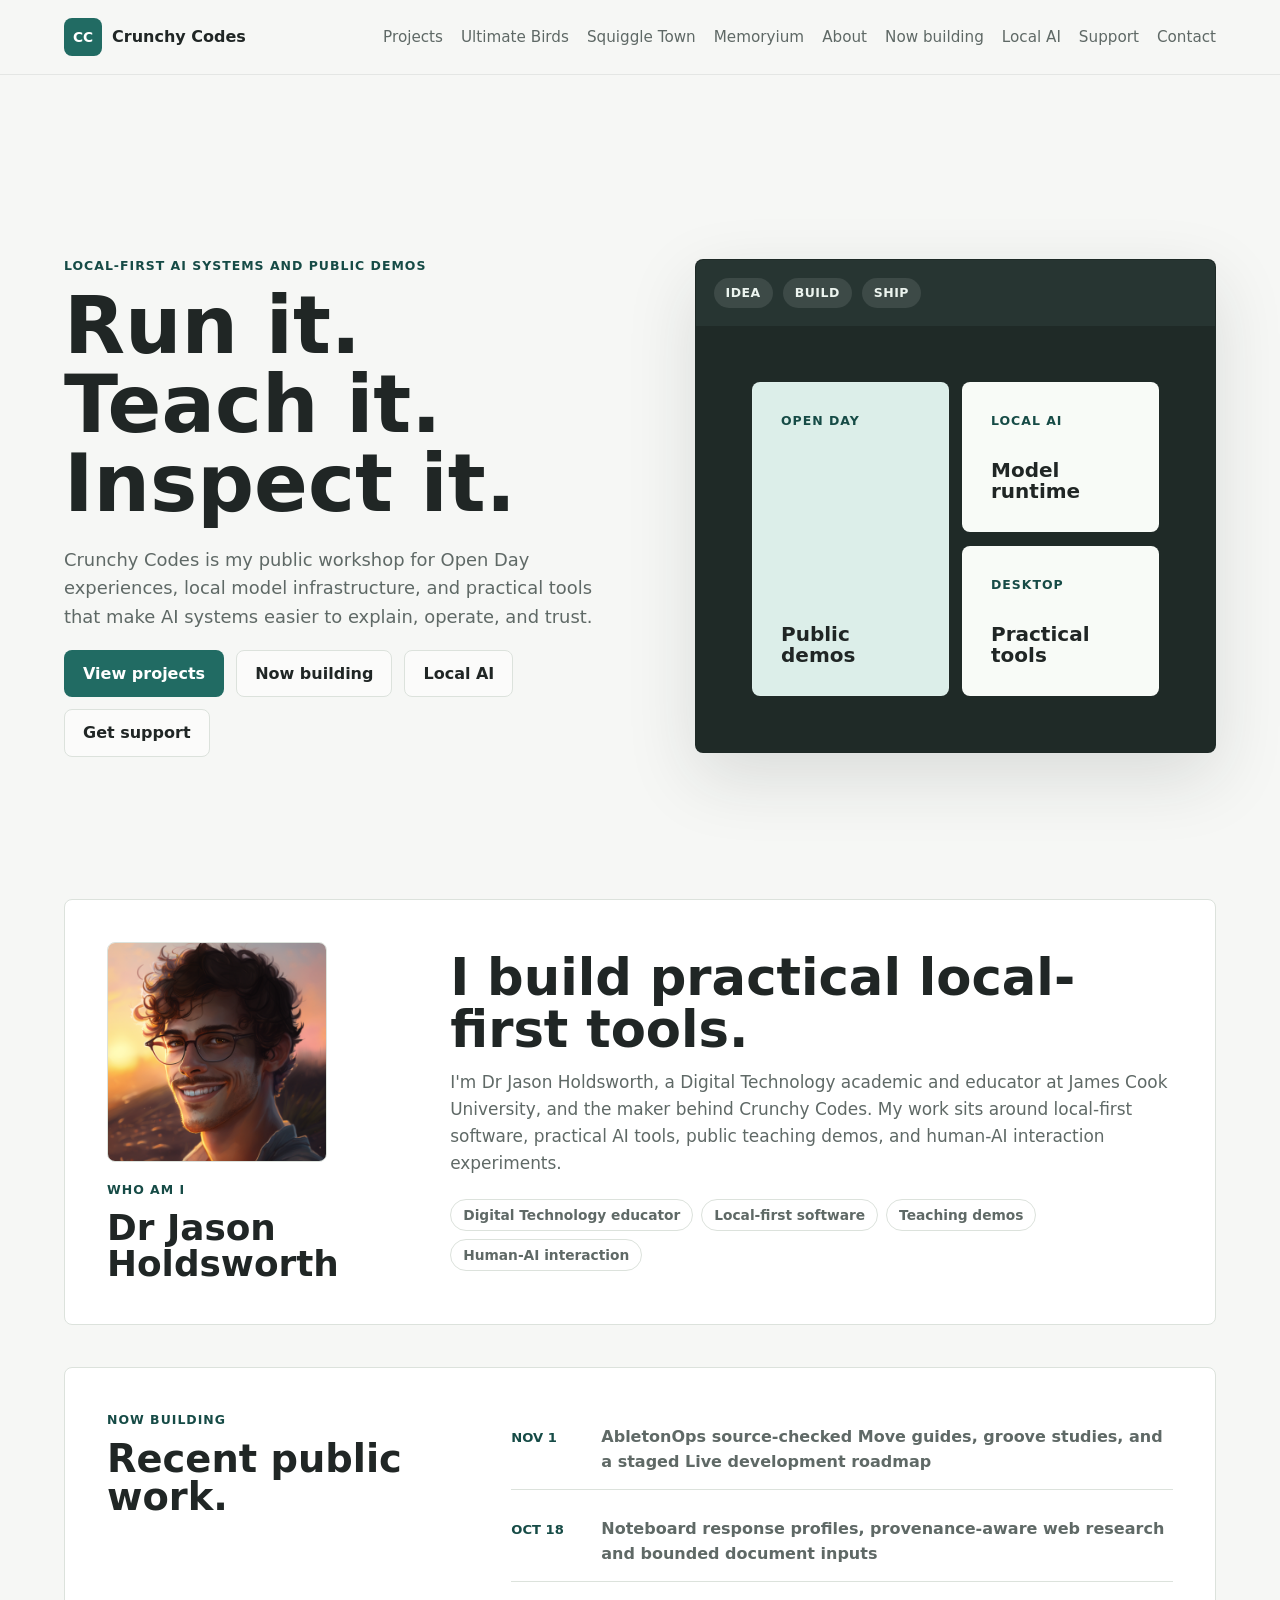
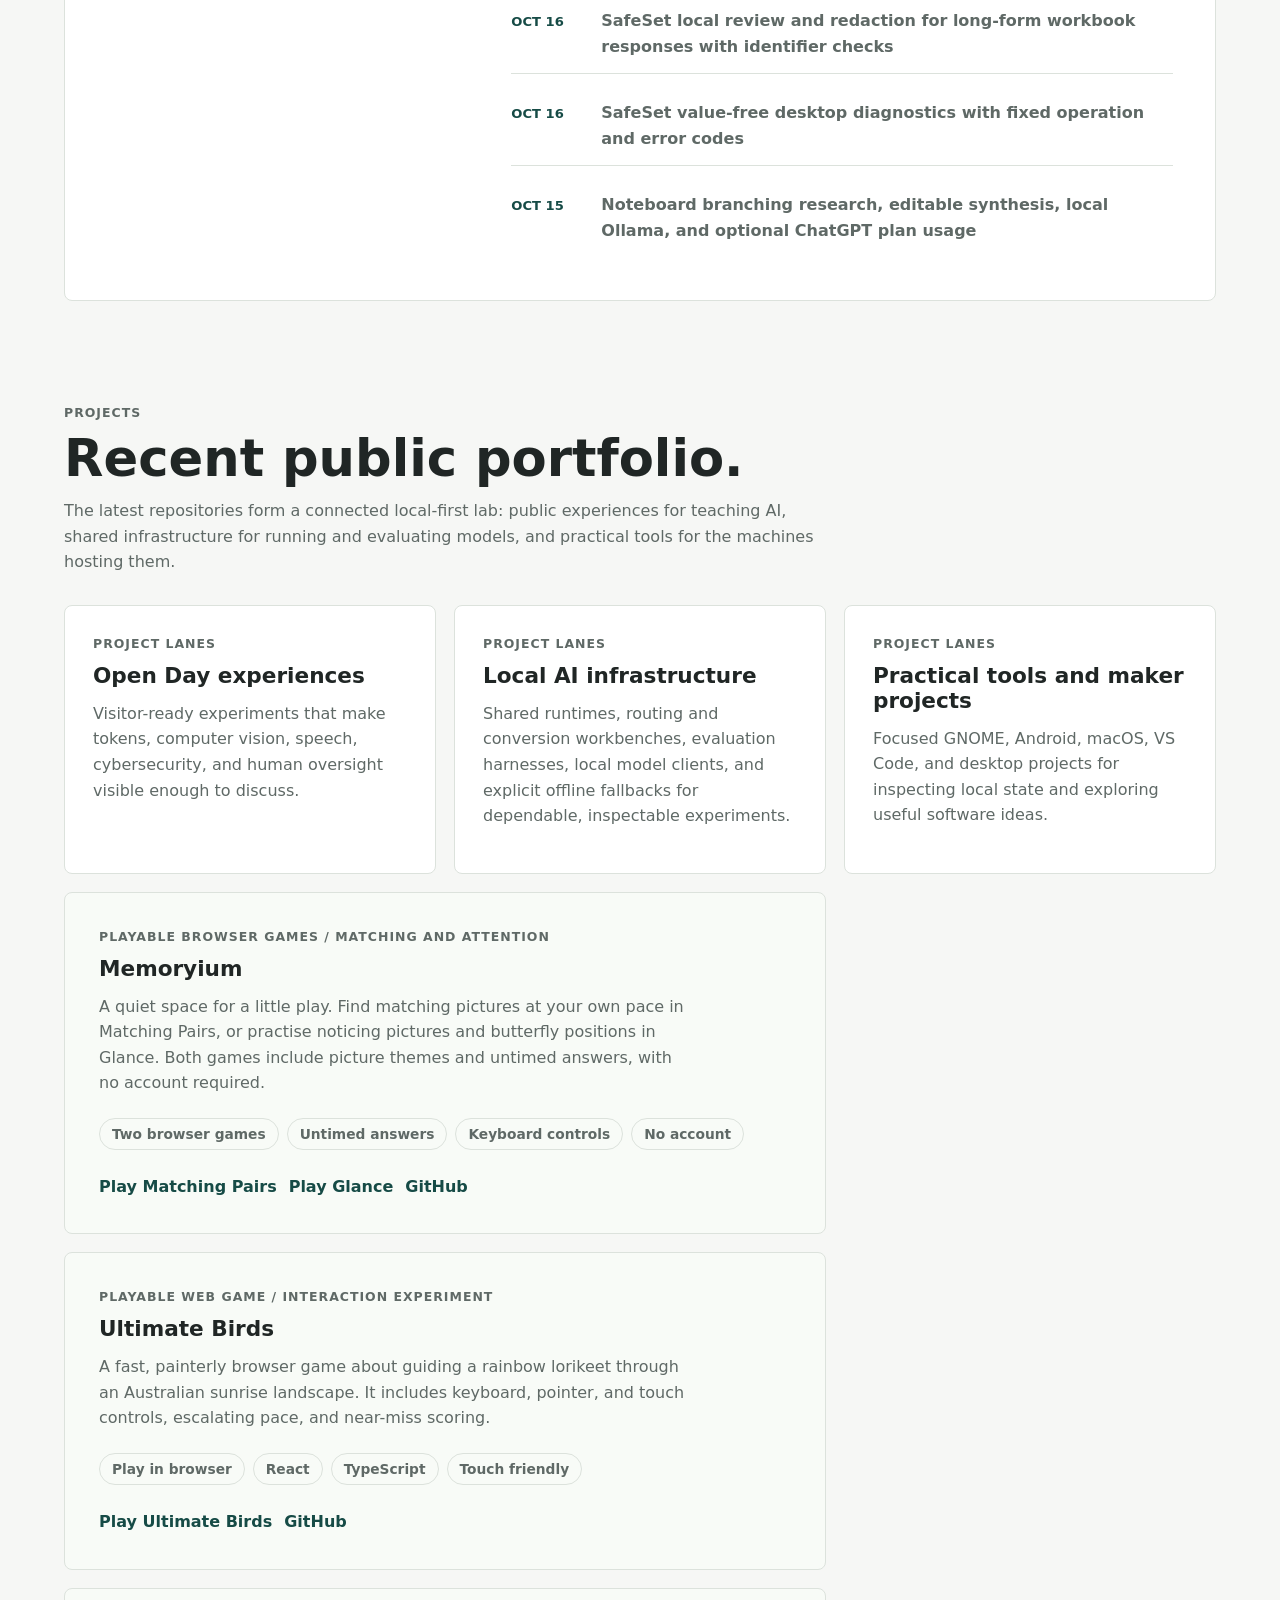
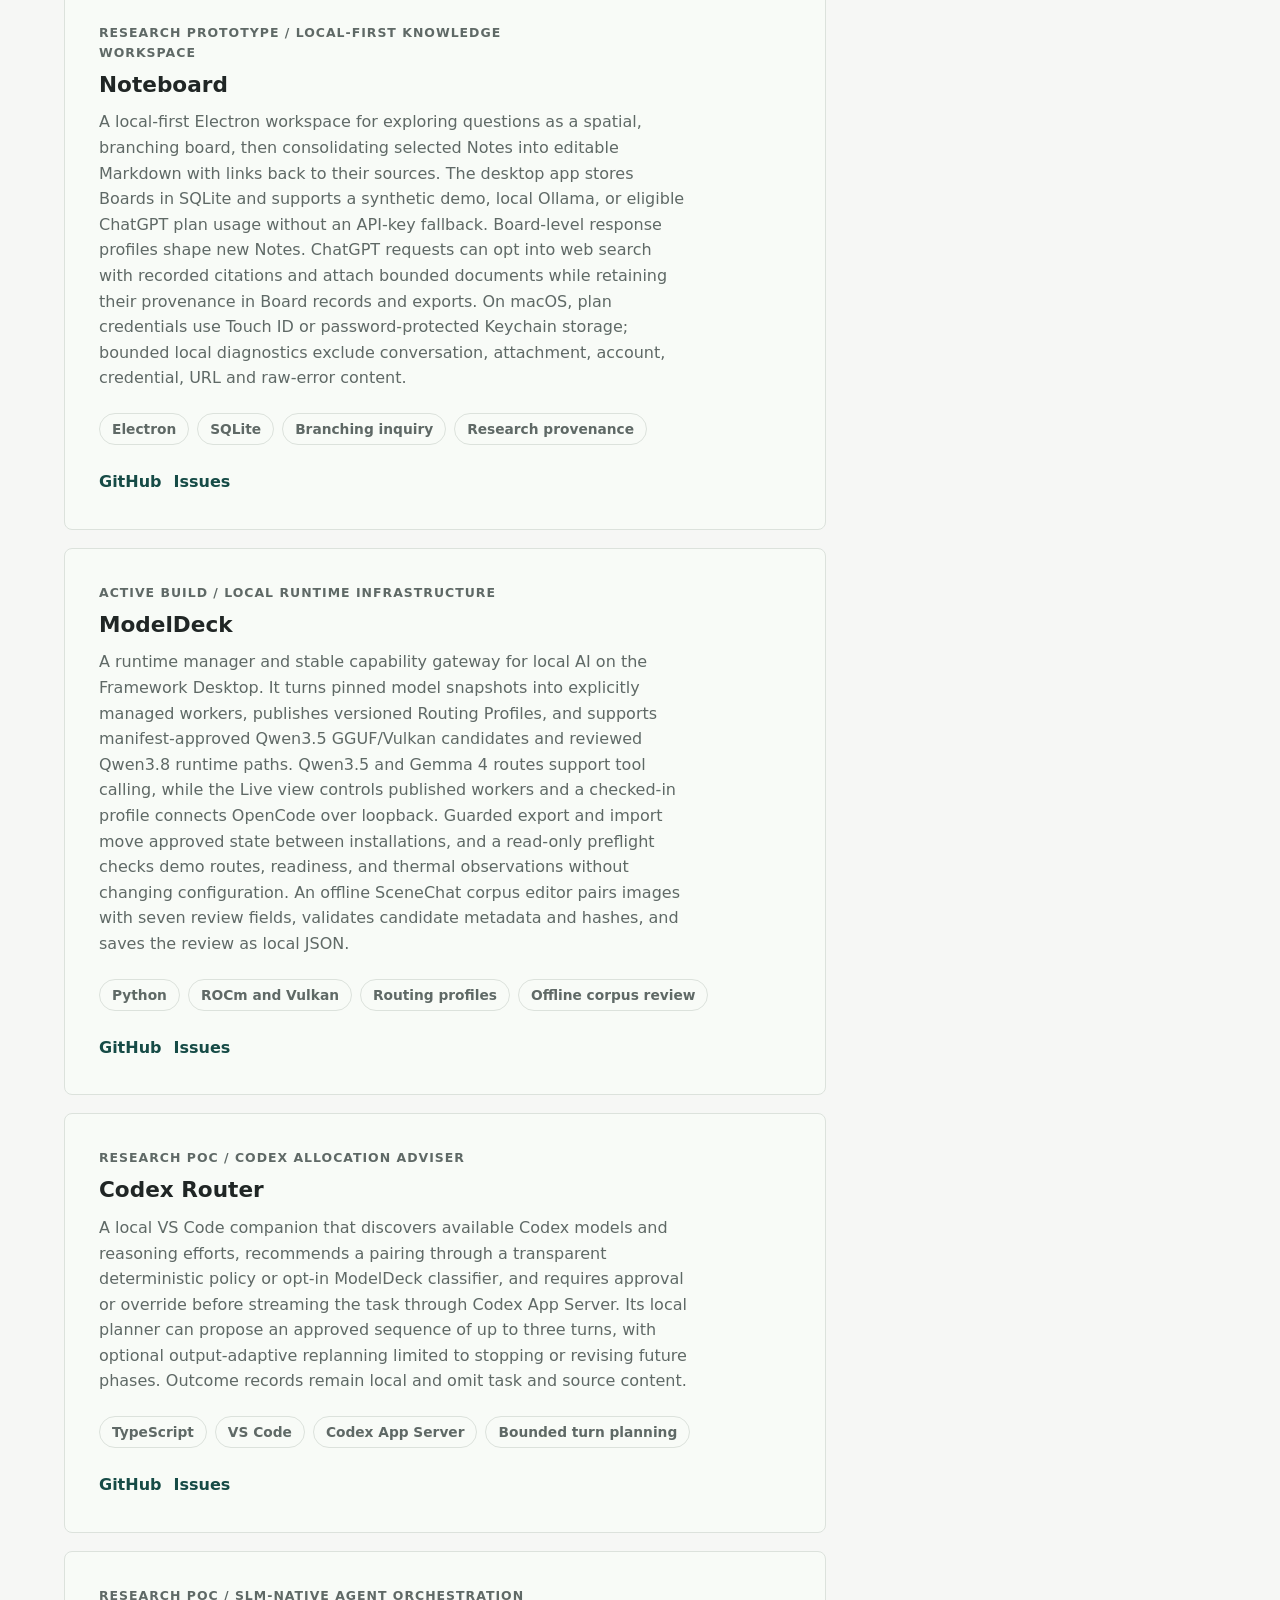
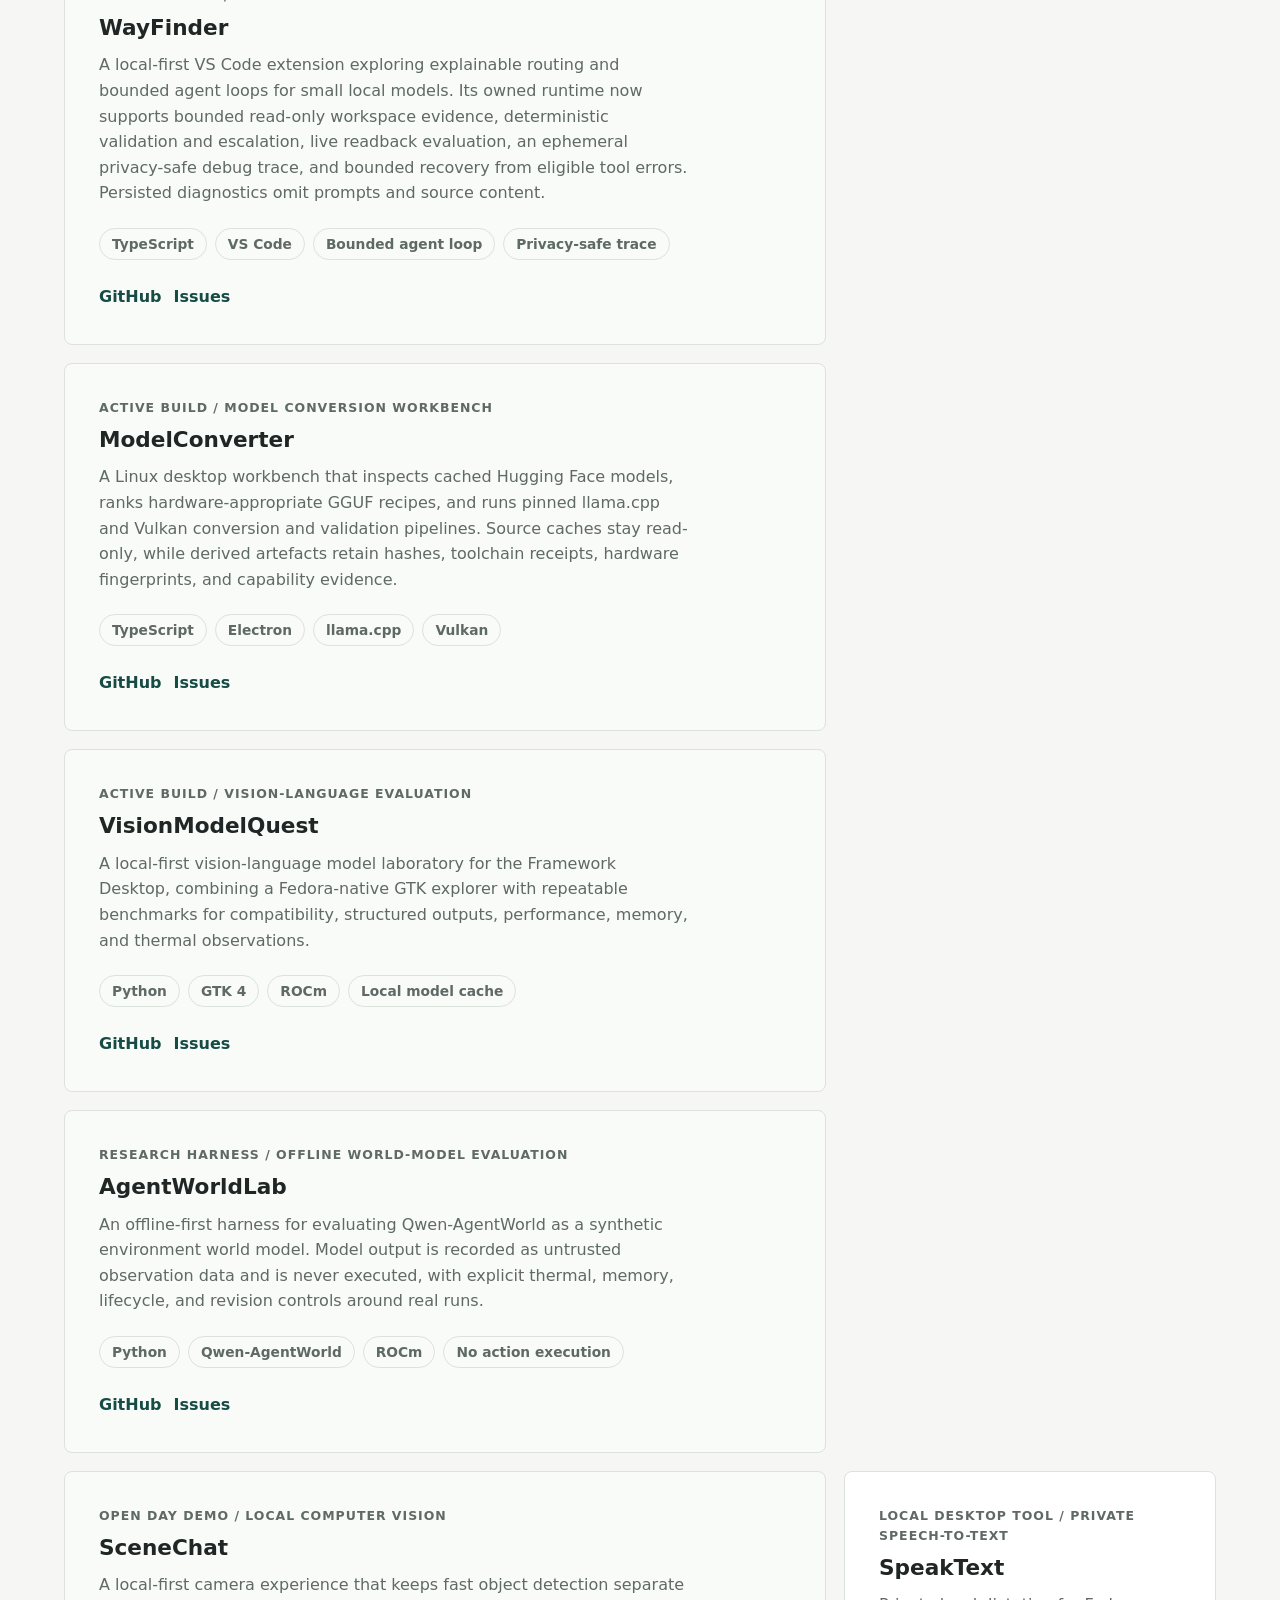
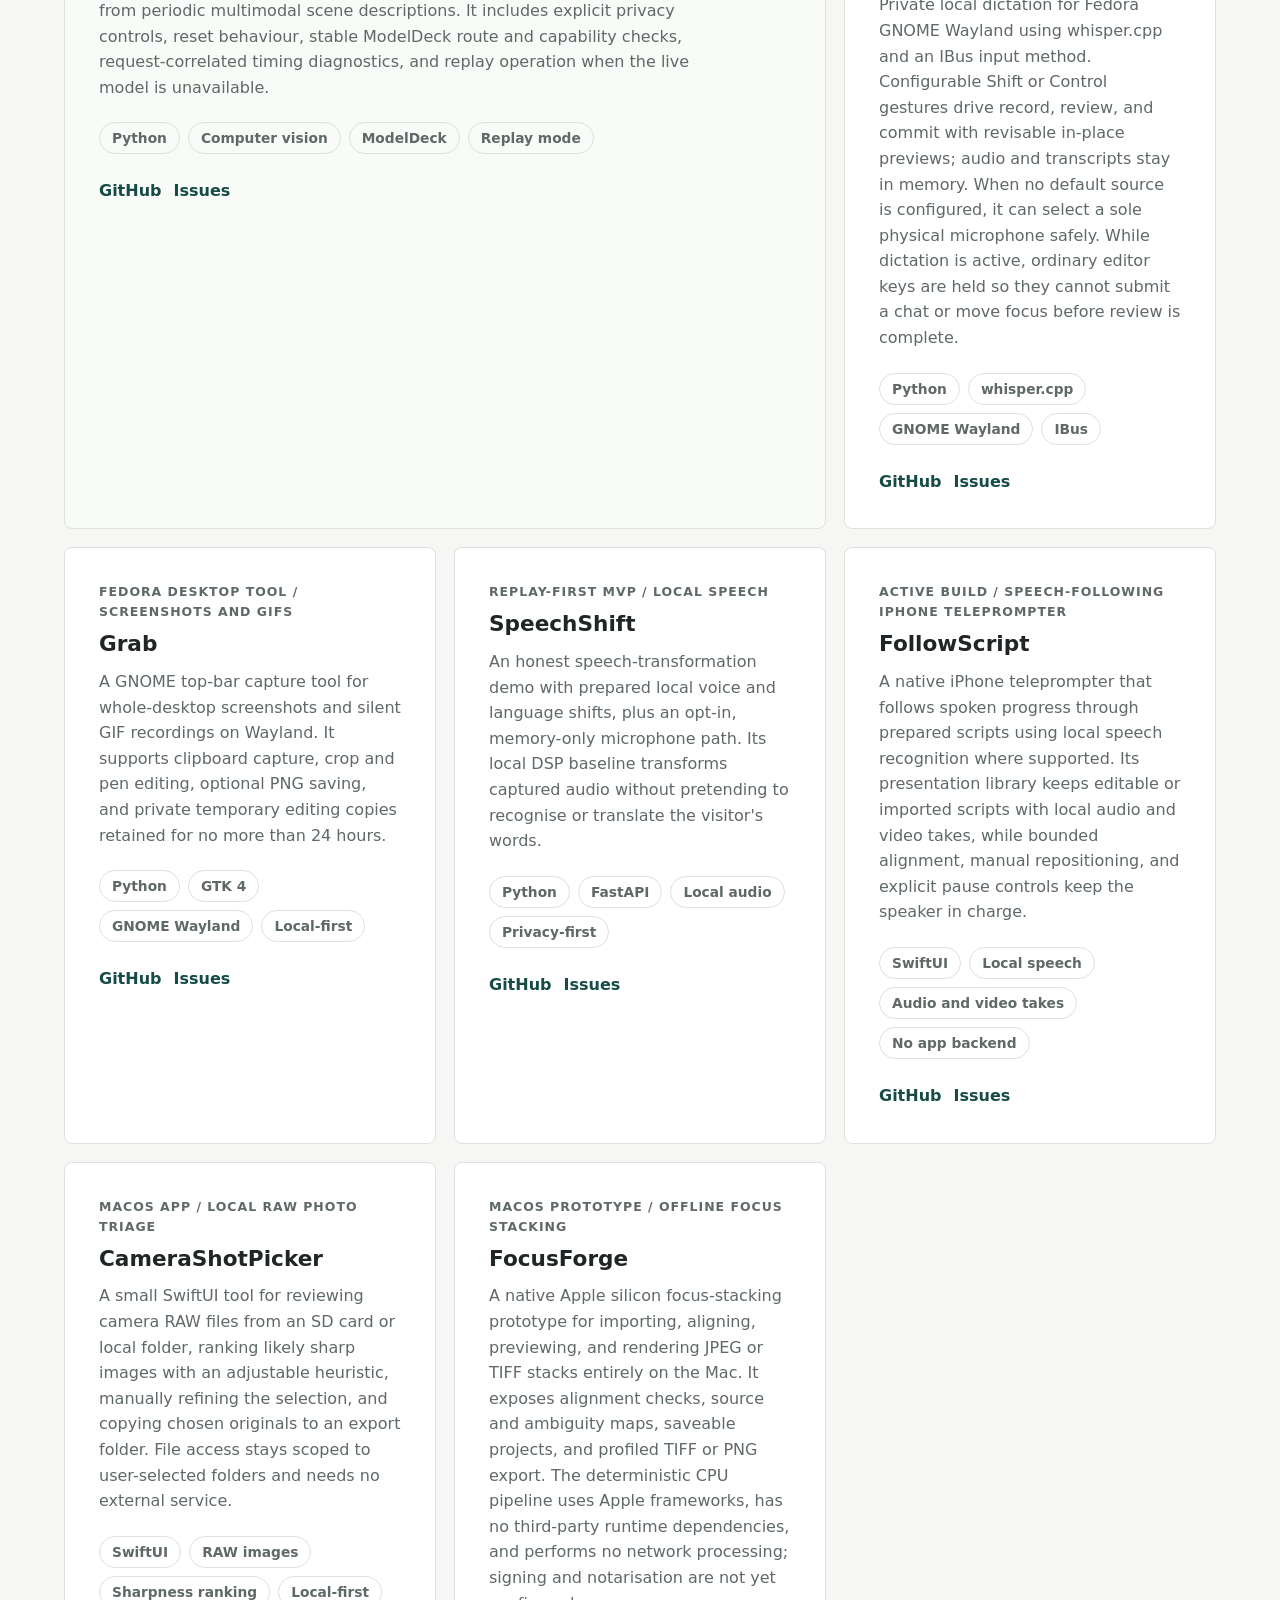
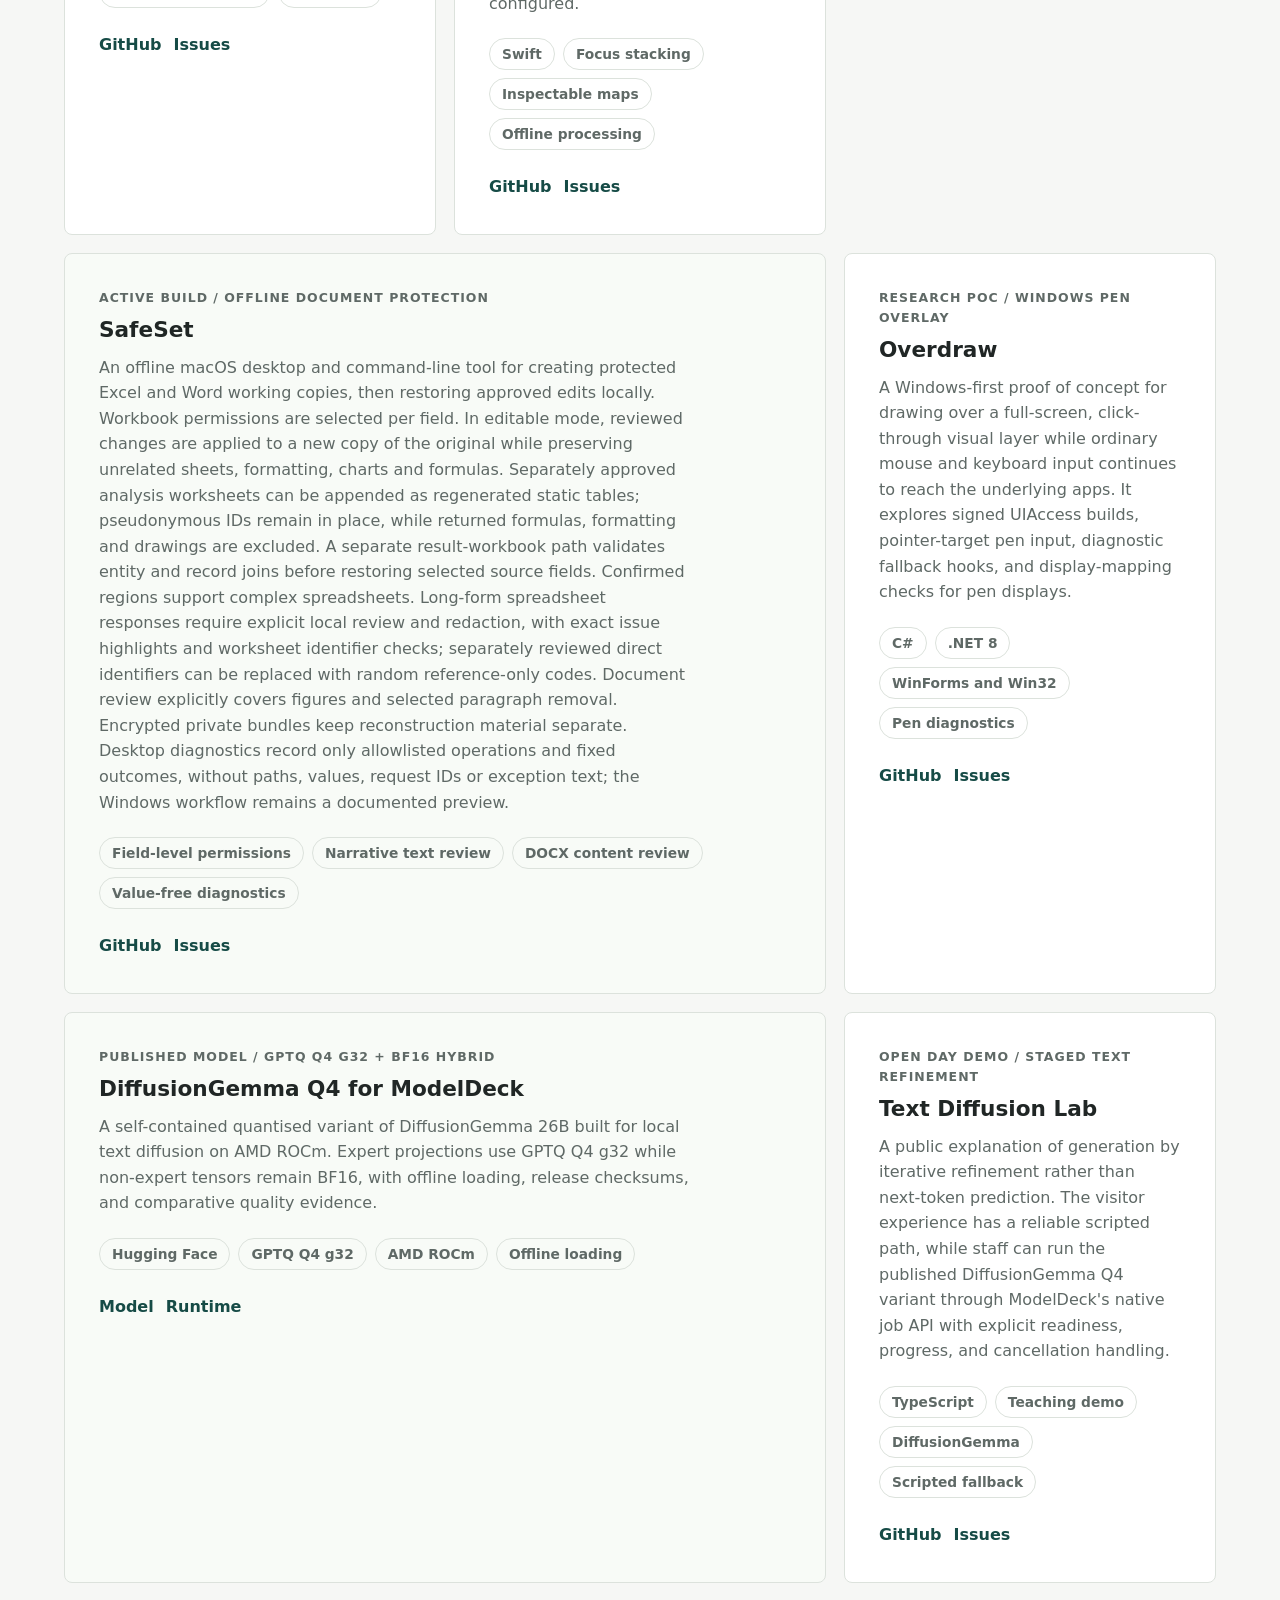
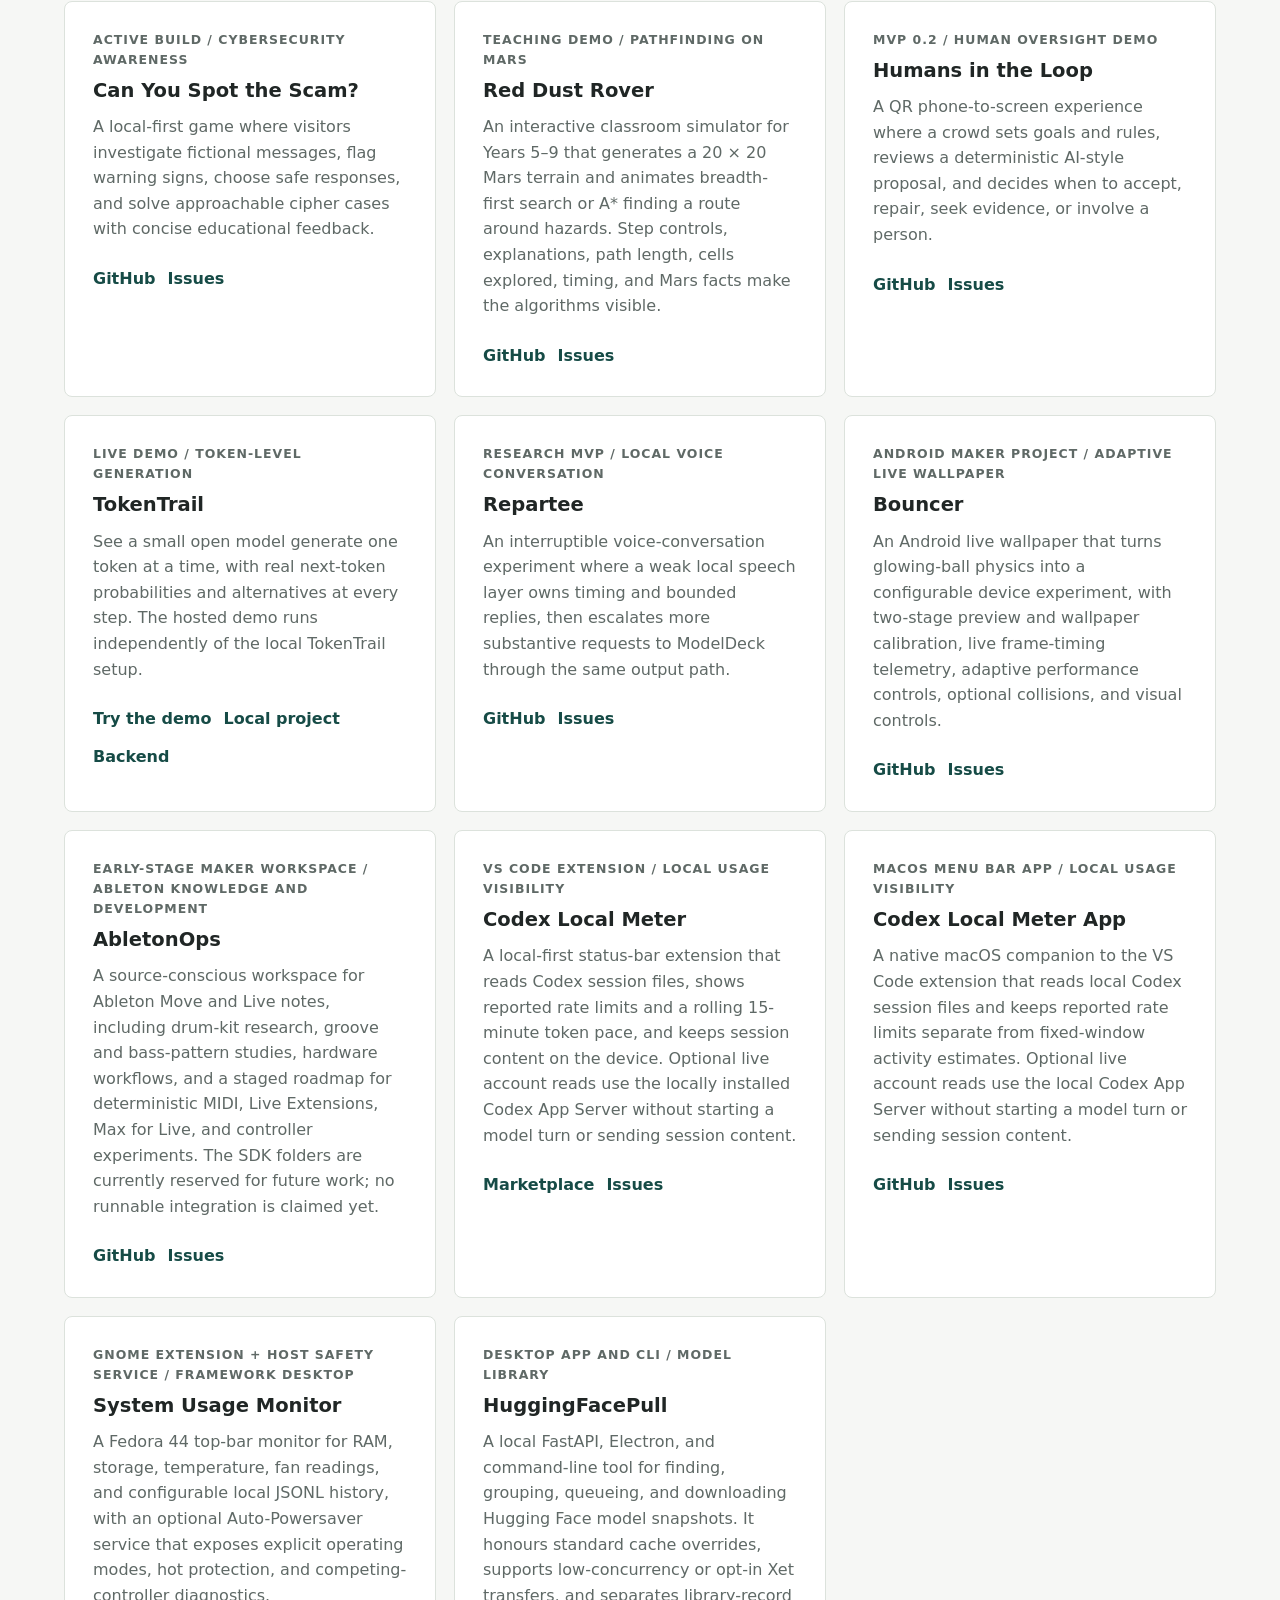
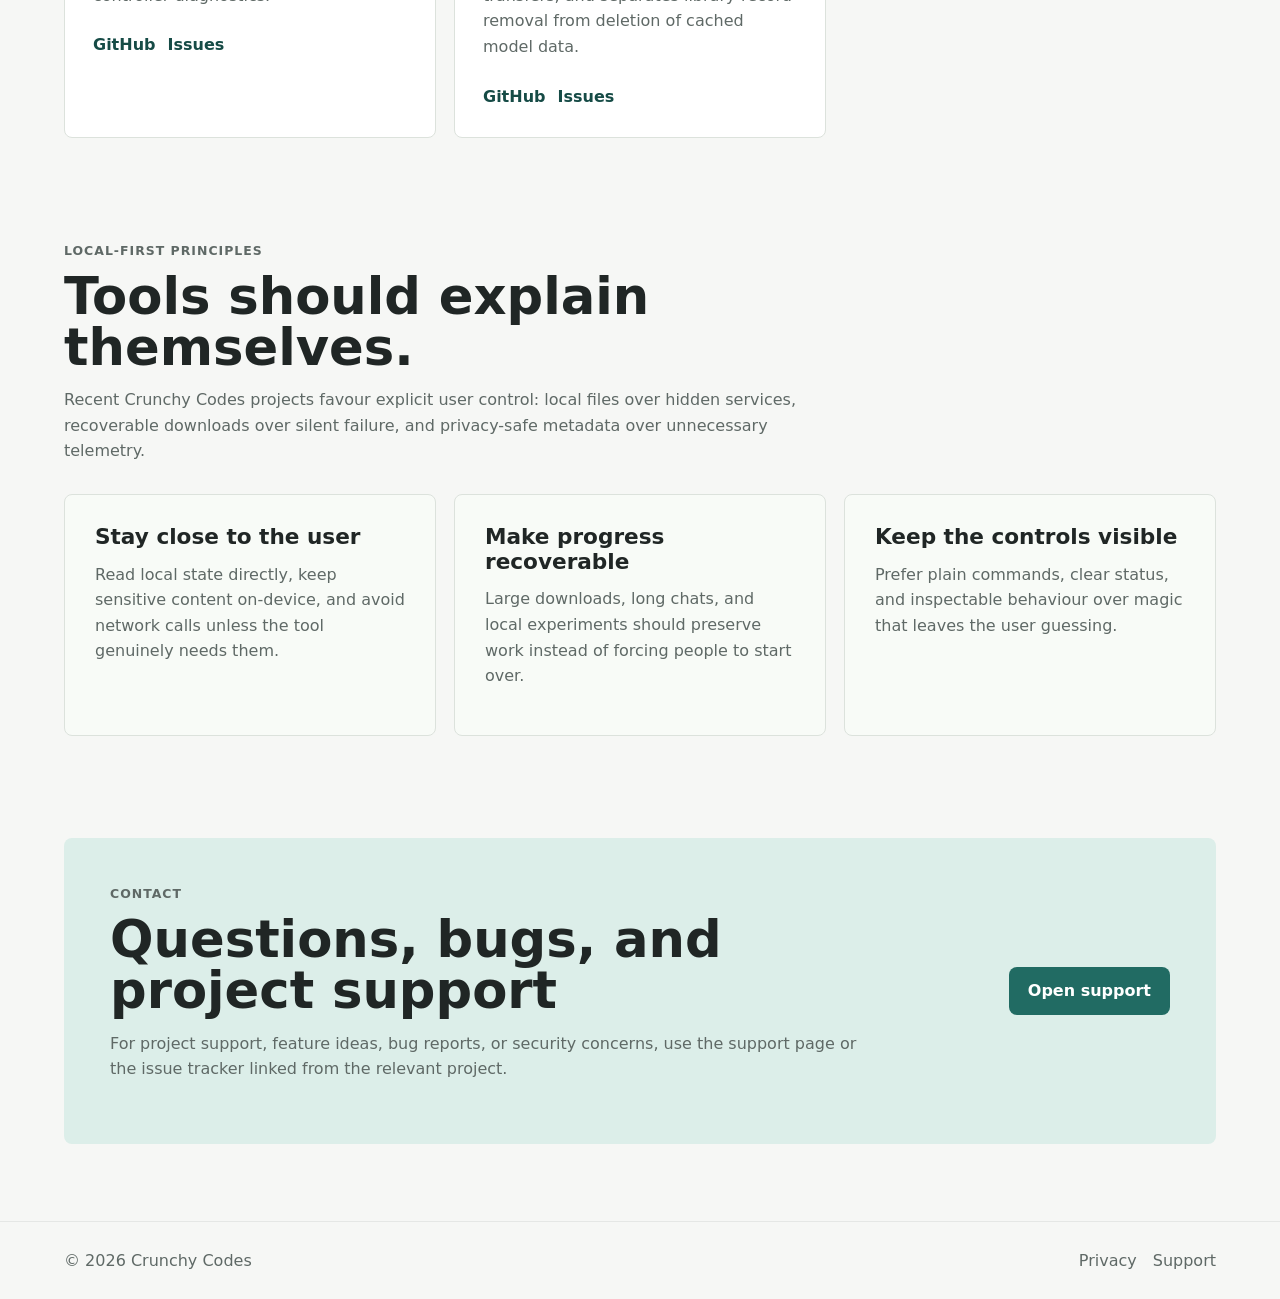
<file: index.html>
<!doctype html>
<html lang="en">
  <head>
    <meta charset="utf-8" />
    <meta name="viewport" content="width=device-width, initial-scale=1" />
    <title>Crunchy Codes | Local-First AI and Teaching Demos</title>
    <meta
      name="description"
      content="Crunchy Codes is Dr Jason Holdsworth's public workshop for local-first AI infrastructure, Open Day teaching demos, inspectable developer tools, and related maker projects."
    />
    <link rel="canonical" href="https://crunchycodes.net/" />
    <link rel="stylesheet" href="styles.css" />
  </head>
  <body>
    <header class="site-header">
      <a class="brand" href="/" aria-label="Crunchy Codes home">
        <span class="brand-mark" aria-hidden="true">cc</span>
        <span>Crunchy Codes</span>
      </a>
      <nav aria-label="Main navigation">
        <a href="#projects">Projects</a>
        <a href="ultimate-birds/">Ultimate Birds</a>
        <a href="squiggletown/">Squiggle Town</a>
        <a href="memoryium/">Memoryium</a>
        <a href="#about">About</a>
        <a href="#now-building">Now building</a>
        <a href="#local-tools">Local AI</a>
        <a href="support.html">Support</a>
        <a href="#contact">Contact</a>
      </nav>
    </header>

    <main>
      <section class="hero">
        <div class="hero-copy">
          <p class="eyebrow">Local-first AI systems and public demos</p>
          <h1>Run it. Teach it. Inspect it.</h1>
          <p>
            Crunchy Codes is my public workshop for Open Day experiences,
            local model infrastructure, and practical tools that make AI systems
            easier to explain, operate, and trust.
          </p>
          <div class="hero-actions">
            <a class="button primary" href="#projects">View projects</a>
            <a class="button secondary" href="#now-building">Now building</a>
            <a class="button secondary" href="#local-tools">Local AI</a>
            <a class="button secondary" href="support.html">Get support</a>
          </div>
        </div>

        <div class="workbench" aria-label="Illustration of a project workbench">
          <div class="workbench-header">
            <span class="pill">idea</span>
            <span class="pill">build</span>
            <span class="pill">ship</span>
          </div>
          <div class="workbench-grid">
            <div class="tile large">
              <span>Open Day</span>
              <strong>Public demos</strong>
            </div>
            <div class="tile">
              <span>Local AI</span>
              <strong>Model runtime</strong>
            </div>
            <div class="tile">
              <span>Desktop</span>
              <strong>Practical tools</strong>
            </div>
          </div>
        </div>
      </section>

      <section class="about-me" id="about" aria-label="About Dr Jason Holdsworth">
        <div class="about-identity">
          <img
            class="about-avatar"
            src="assets/jason-avatar.png"
            alt="Illustrated avatar of Dr Jason Holdsworth"
            width="320"
            height="320"
          />
          <div>
            <p class="eyebrow">Who am I</p>
            <h2>Dr Jason Holdsworth</h2>
          </div>
        </div>
        <div class="about-copy">
          <h2>I build practical local-first tools.</h2>
          <p>
            I'm Dr Jason Holdsworth, a Digital Technology academic and educator
            at James Cook University, and the maker behind Crunchy Codes. My
            work sits around local-first software, practical AI tools, public
            teaching demos, and human-AI interaction experiments.
          </p>
          <div class="meta-list" aria-label="About Jason highlights">
            <span>Digital Technology educator</span>
            <span>Local-first software</span>
            <span>Teaching demos</span>
            <span>Human-AI interaction</span>
          </div>
        </div>
      </section>

      <section class="now-building" id="now-building" aria-label="Current public work">
        <div>
          <p class="eyebrow">Now building</p>
          <h2>Recent public work.</h2>
        </div>
        <ol class="activity-list">
          <li>
            <time datetime="2026-11-01">Nov 1</time>
            <span>AbletonOps source-checked Move guides, groove studies, and a staged Live development roadmap</span>
          </li>
          <li>
            <time datetime="2026-10-18">Oct 18</time>
            <span>Noteboard response profiles, provenance-aware web research and bounded document inputs</span>
          </li>
          <li>
            <time datetime="2026-10-16">Oct 16</time>
            <span>SafeSet local review and redaction for long-form workbook responses with identifier checks</span>
          </li>
          <li>
            <time datetime="2026-10-16">Oct 16</time>
            <span>SafeSet value-free desktop diagnostics with fixed operation and error codes</span>
          </li>
          <li>
            <time datetime="2026-10-15">Oct 15</time>
            <span>Noteboard branching research, editable synthesis, local Ollama, and optional ChatGPT plan usage</span>
          </li>
        </ol>
      </section>

      <section class="section" id="projects">
        <div class="section-heading">
          <p class="eyebrow">Projects</p>
          <h2>Recent public portfolio.</h2>
          <p>
            The latest repositories form a connected local-first lab: public
            experiences for teaching AI, shared infrastructure for running and
            evaluating models, and practical tools for the machines hosting them.
          </p>
        </div>

        <div class="lane-grid" aria-label="Project lanes">
          <article class="lane-card">
            <p class="status">Project lanes</p>
            <h3>Open Day experiences</h3>
            <p>
              Visitor-ready experiments that make tokens, computer vision,
              speech, cybersecurity, and human oversight visible enough to discuss.
            </p>
          </article>
          <article class="lane-card" id="local-tools">
            <p class="status">Project lanes</p>
            <h3>Local AI infrastructure</h3>
            <p>
              Shared runtimes, routing and conversion workbenches, evaluation
              harnesses, local model clients, and explicit offline fallbacks for
              dependable, inspectable experiments.
            </p>
          </article>
          <article class="lane-card">
            <p class="status">Project lanes</p>
            <h3>Practical tools and maker projects</h3>
            <p>
              Focused GNOME, Android, macOS, VS Code, and desktop projects for
              inspecting local state and exploring useful software ideas.
            </p>
          </article>
        </div>

        <div class="feature-grid">
          <article class="feature-card featured">
            <p class="status">Playable browser games / matching and attention</p>
            <h3>Memoryium</h3>
            <p>
              A quiet space for a little play. Find matching pictures at your
              own pace in Matching Pairs, or practise noticing pictures and
              butterfly positions in Glance. Both games include picture themes
              and untimed answers, with no account required.
            </p>
            <div class="meta-list" aria-label="Memoryium highlights">
              <span>Two browser games</span>
              <span>Untimed answers</span>
              <span>Keyboard controls</span>
              <span>No account</span>
            </div>
            <div class="card-links">
              <a href="memoryium/">Play Matching Pairs</a>
              <a href="memoryium/glance.html">Play Glance</a>
              <a href="https://github.com/ozyjay/Memoryium">GitHub</a>
            </div>
          </article>

          <article class="feature-card featured">
            <p class="status">Playable web game / interaction experiment</p>
            <h3>Ultimate Birds</h3>
            <p>
              A fast, painterly browser game about guiding a rainbow lorikeet
              through an Australian sunrise landscape. It includes keyboard,
              pointer, and touch controls, escalating pace, and near-miss scoring.
            </p>
            <div class="meta-list" aria-label="Ultimate Birds highlights">
              <span>Play in browser</span>
              <span>React</span>
              <span>TypeScript</span>
              <span>Touch friendly</span>
            </div>
            <div class="card-links">
              <a href="ultimate-birds/">Play Ultimate Birds</a>
              <a href="https://github.com/ozyjay/UltimateBirds">GitHub</a>
            </div>
          </article>

          <article class="feature-card featured">
            <p class="status">Research prototype / local-first knowledge workspace</p>
            <h3>Noteboard</h3>
            <p>
              A local-first Electron workspace for exploring questions as a
              spatial, branching board, then consolidating selected Notes into
              editable Markdown with links back to their sources. The desktop
              app stores Boards in SQLite and supports a synthetic demo, local
              Ollama, or eligible ChatGPT plan usage without an API-key fallback.
              Board-level response profiles shape new Notes. ChatGPT requests can
              opt into web search with recorded citations and attach bounded
              documents while retaining their provenance in Board records and
              exports. On macOS, plan credentials use Touch ID or password-protected
              Keychain storage; bounded local diagnostics exclude conversation,
              attachment, account, credential, URL and raw-error content.
            </p>
            <div class="meta-list" aria-label="Noteboard highlights">
              <span>Electron</span>
              <span>SQLite</span>
              <span>Branching inquiry</span>
              <span>Research provenance</span>
            </div>
            <div class="card-links">
              <a href="https://github.com/ozyjay/Noteboard">GitHub</a>
              <a href="https://github.com/ozyjay/Noteboard/issues">Issues</a>
            </div>
          </article>

          <article class="feature-card featured">
            <p class="status">Active build / local runtime infrastructure</p>
            <h3>ModelDeck</h3>
            <p>
              A runtime manager and stable capability gateway for local AI on
              the Framework Desktop. It turns pinned model snapshots into
              explicitly managed workers, publishes versioned Routing Profiles,
              and supports manifest-approved Qwen3.5 GGUF/Vulkan candidates and
              reviewed Qwen3.8 runtime paths. Qwen3.5 and Gemma 4 routes support
              tool calling, while the Live view controls published workers and
              a checked-in profile connects OpenCode over loopback. Guarded
              export and import move approved state between installations, and
              a read-only preflight checks demo routes, readiness, and thermal
              observations without changing configuration. An offline SceneChat
              corpus editor pairs images with seven review fields, validates
              candidate metadata and hashes, and saves the review as local JSON.
            </p>
            <div class="meta-list" aria-label="ModelDeck highlights">
              <span>Python</span>
              <span>ROCm and Vulkan</span>
              <span>Routing profiles</span>
              <span>Offline corpus review</span>
            </div>
            <div class="card-links">
              <a href="https://github.com/ozyjay/ModelDeck">GitHub</a>
              <a href="https://github.com/ozyjay/ModelDeck/issues">Issues</a>
            </div>
          </article>

          <article class="feature-card featured">
            <p class="status">Research POC / Codex allocation adviser</p>
            <h3>Codex Router</h3>
            <p>
              A local VS Code companion that discovers available Codex models
              and reasoning efforts, recommends a pairing through a transparent
              deterministic policy or opt-in ModelDeck classifier, and requires
              approval or override before streaming the task through Codex App
              Server. Its local planner can propose an approved sequence of up
              to three turns, with optional output-adaptive replanning limited
              to stopping or revising future phases. Outcome records remain
              local and omit task and source content.
            </p>
            <div class="meta-list" aria-label="Codex Router highlights">
              <span>TypeScript</span>
              <span>VS Code</span>
              <span>Codex App Server</span>
              <span>Bounded turn planning</span>
            </div>
            <div class="card-links">
              <a href="https://github.com/ozyjay/CodexRouter">GitHub</a>
              <a href="https://github.com/ozyjay/CodexRouter/issues">Issues</a>
            </div>
          </article>

          <article class="feature-card featured">
            <p class="status">Research POC / SLM-native agent orchestration</p>
            <h3>WayFinder</h3>
            <p>
              A local-first VS Code extension exploring explainable routing and
              bounded agent loops for small local models. Its owned runtime now
              supports bounded read-only workspace evidence, deterministic
              validation and escalation, live readback evaluation, an ephemeral
              privacy-safe debug trace, and bounded recovery from eligible tool
              errors. Persisted diagnostics omit prompts and source content.
            </p>
            <div class="meta-list" aria-label="WayFinder highlights">
              <span>TypeScript</span>
              <span>VS Code</span>
              <span>Bounded agent loop</span>
              <span>Privacy-safe trace</span>
            </div>
            <div class="card-links">
              <a href="https://github.com/ozyjay/WayFinder">GitHub</a>
              <a href="https://github.com/ozyjay/WayFinder/issues">Issues</a>
            </div>
          </article>

          <article class="feature-card featured">
            <p class="status">Active build / model conversion workbench</p>
            <h3>ModelConverter</h3>
            <p>
              A Linux desktop workbench that inspects cached Hugging Face models,
              ranks hardware-appropriate GGUF recipes, and runs pinned llama.cpp
              and Vulkan conversion and validation pipelines. Source caches stay
              read-only, while derived artefacts retain hashes, toolchain receipts,
              hardware fingerprints, and capability evidence.
            </p>
            <div class="meta-list" aria-label="ModelConverter highlights">
              <span>TypeScript</span>
              <span>Electron</span>
              <span>llama.cpp</span>
              <span>Vulkan</span>
            </div>
            <div class="card-links">
              <a href="https://github.com/ozyjay/ModelConverter">GitHub</a>
              <a href="https://github.com/ozyjay/ModelConverter/issues">Issues</a>
            </div>
          </article>

          <article class="feature-card featured">
            <p class="status">Active build / vision-language evaluation</p>
            <h3>VisionModelQuest</h3>
            <p>
              A local-first vision-language model laboratory for the Framework
              Desktop, combining a Fedora-native GTK explorer with repeatable
              benchmarks for compatibility, structured outputs, performance,
              memory, and thermal observations.
            </p>
            <div class="meta-list" aria-label="VisionModelQuest highlights">
              <span>Python</span>
              <span>GTK 4</span>
              <span>ROCm</span>
              <span>Local model cache</span>
            </div>
            <div class="card-links">
              <a href="https://github.com/ozyjay/VisionModelQuest">GitHub</a>
              <a href="https://github.com/ozyjay/VisionModelQuest/issues">Issues</a>
            </div>
          </article>

          <article class="feature-card featured">
            <p class="status">Research harness / offline world-model evaluation</p>
            <h3>AgentWorldLab</h3>
            <p>
              An offline-first harness for evaluating Qwen-AgentWorld as a
              synthetic environment world model. Model output is recorded as
              untrusted observation data and is never executed, with explicit
              thermal, memory, lifecycle, and revision controls around real runs.
            </p>
            <div class="meta-list" aria-label="AgentWorldLab highlights">
              <span>Python</span>
              <span>Qwen-AgentWorld</span>
              <span>ROCm</span>
              <span>No action execution</span>
            </div>
            <div class="card-links">
              <a href="https://github.com/ozyjay/AgentWorldLab">GitHub</a>
              <a href="https://github.com/ozyjay/AgentWorldLab/issues">Issues</a>
            </div>
          </article>

          <article class="feature-card featured">
            <p class="status">Open Day demo / local computer vision</p>
            <h3>SceneChat</h3>
            <p>
              A local-first camera experience that keeps fast object detection
              separate from periodic multimodal scene descriptions. It includes
              explicit privacy controls, reset behaviour, stable ModelDeck route
              and capability checks, request-correlated timing diagnostics, and
              replay operation when the live model is unavailable.
            </p>
            <div class="meta-list" aria-label="SceneChat highlights">
              <span>Python</span>
              <span>Computer vision</span>
              <span>ModelDeck</span>
              <span>Replay mode</span>
            </div>
            <div class="card-links">
              <a href="https://github.com/ozyjay/SceneChat">GitHub</a>
              <a href="https://github.com/ozyjay/SceneChat/issues">Issues</a>
            </div>
          </article>

          <article class="feature-card">
            <p class="status">Local desktop tool / private speech-to-text</p>
            <h3>SpeakText</h3>
            <p>
              Private local dictation for Fedora GNOME Wayland using whisper.cpp
              and an IBus input method. Configurable Shift or Control gestures
              drive record, review, and commit with revisable in-place previews;
              audio and transcripts stay in memory. When no default source is
              configured, it can select a sole physical microphone safely. While
              dictation is active, ordinary editor keys are held so they cannot
              submit a chat or move focus before review is complete.
            </p>
            <div class="meta-list" aria-label="SpeakText highlights">
              <span>Python</span>
              <span>whisper.cpp</span>
              <span>GNOME Wayland</span>
              <span>IBus</span>
            </div>
            <div class="card-links">
              <a href="https://github.com/ozyjay/SpeakText">GitHub</a>
              <a href="https://github.com/ozyjay/SpeakText/issues">Issues</a>
            </div>
          </article>

          <article class="feature-card">
            <p class="status">Fedora desktop tool / screenshots and GIFs</p>
            <h3>Grab</h3>
            <p>
              A GNOME top-bar capture tool for whole-desktop screenshots and
              silent GIF recordings on Wayland. It supports clipboard capture,
              crop and pen editing, optional PNG saving, and private temporary
              editing copies retained for no more than 24 hours.
            </p>
            <div class="meta-list" aria-label="Grab highlights">
              <span>Python</span>
              <span>GTK 4</span>
              <span>GNOME Wayland</span>
              <span>Local-first</span>
            </div>
            <div class="card-links">
              <a href="https://github.com/ozyjay/Grab">GitHub</a>
              <a href="https://github.com/ozyjay/Grab/issues">Issues</a>
            </div>
          </article>

          <article class="feature-card">
            <p class="status">Replay-first MVP / local speech</p>
            <h3>SpeechShift</h3>
            <p>
              An honest speech-transformation demo with prepared local voice and
              language shifts, plus an opt-in, memory-only microphone path. Its
              local DSP baseline transforms captured audio without pretending
              to recognise or translate the visitor's words.
            </p>
            <div class="meta-list" aria-label="SpeechShift highlights">
              <span>Python</span>
              <span>FastAPI</span>
              <span>Local audio</span>
              <span>Privacy-first</span>
            </div>
            <div class="card-links">
              <a href="https://github.com/ozyjay/SpeechShift">GitHub</a>
              <a href="https://github.com/ozyjay/SpeechShift/issues">Issues</a>
            </div>
          </article>

          <article class="feature-card">
            <p class="status">Active build / speech-following iPhone teleprompter</p>
            <h3>FollowScript</h3>
            <p>
              A native iPhone teleprompter that follows spoken progress through
              prepared scripts using local speech recognition where supported.
              Its presentation library keeps editable or imported scripts with
              local audio and video takes, while bounded alignment, manual
              repositioning, and explicit pause controls keep the speaker in
              charge.
            </p>
            <div class="meta-list" aria-label="FollowScript highlights">
              <span>SwiftUI</span>
              <span>Local speech</span>
              <span>Audio and video takes</span>
              <span>No app backend</span>
            </div>
            <div class="card-links">
              <a href="https://github.com/ozyjay/FollowScript">GitHub</a>
              <a href="https://github.com/ozyjay/FollowScript/issues">Issues</a>
            </div>
          </article>

          <article class="feature-card">
            <p class="status">macOS app / local RAW photo triage</p>
            <h3>CameraShotPicker</h3>
            <p>
              A small SwiftUI tool for reviewing camera RAW files from an SD
              card or local folder, ranking likely sharp images with an
              adjustable heuristic, manually refining the selection, and
              copying chosen originals to an export folder. File access stays
              scoped to user-selected folders and needs no external service.
            </p>
            <div class="meta-list" aria-label="CameraShotPicker highlights">
              <span>SwiftUI</span>
              <span>RAW images</span>
              <span>Sharpness ranking</span>
              <span>Local-first</span>
            </div>
            <div class="card-links">
              <a href="https://github.com/ozyjay/CameraShotPicker">GitHub</a>
              <a href="https://github.com/ozyjay/CameraShotPicker/issues">Issues</a>
            </div>
          </article>

          <article class="feature-card">
            <p class="status">macOS prototype / offline focus stacking</p>
            <h3>FocusForge</h3>
            <p>
              A native Apple silicon focus-stacking prototype for importing,
              aligning, previewing, and rendering JPEG or TIFF stacks entirely
              on the Mac. It exposes alignment checks, source and ambiguity
              maps, saveable projects, and profiled TIFF or PNG export. The
              deterministic CPU pipeline uses Apple frameworks, has no
              third-party runtime dependencies, and performs no network
              processing; signing and notarisation are not yet configured.
            </p>
            <div class="meta-list" aria-label="FocusForge highlights">
              <span>Swift</span>
              <span>Focus stacking</span>
              <span>Inspectable maps</span>
              <span>Offline processing</span>
            </div>
            <div class="card-links">
              <a href="https://github.com/ozyjay/FocusForge">GitHub</a>
              <a href="https://github.com/ozyjay/FocusForge/issues">Issues</a>
            </div>
          </article>

          <article class="feature-card featured">
            <p class="status">Active build / offline document protection</p>
            <h3>SafeSet</h3>
            <p>
              An offline macOS desktop and command-line tool for creating
              protected Excel and Word working copies, then restoring approved
              edits locally. Workbook permissions are selected per field. In
              editable mode, reviewed changes are applied to a new copy of the
              original while preserving unrelated sheets, formatting, charts and
              formulas. Separately approved analysis worksheets can be appended
              as regenerated static tables; pseudonymous IDs remain in place,
              while returned formulas, formatting and drawings are excluded. A
              separate result-workbook path validates entity and record joins
              before restoring selected source fields. Confirmed regions support
              complex spreadsheets. Long-form spreadsheet responses require
              explicit local review and redaction, with exact issue highlights
              and worksheet identifier checks; separately reviewed direct
              identifiers can be replaced with random reference-only codes.
              Document review explicitly covers figures and selected paragraph
              removal. Encrypted private bundles keep reconstruction material
              separate. Desktop diagnostics record only allowlisted operations
              and fixed outcomes, without paths, values, request IDs or exception
              text; the Windows workflow remains a documented preview.
            </p>
            <div class="meta-list" aria-label="SafeSet highlights">
              <span>Field-level permissions</span>
              <span>Narrative text review</span>
              <span>DOCX content review</span>
              <span>Value-free diagnostics</span>
            </div>
            <div class="card-links">
              <a href="https://github.com/ozyjay/SafeSet">GitHub</a>
              <a href="https://github.com/ozyjay/SafeSet/issues">Issues</a>
            </div>
          </article>

          <article class="feature-card">
            <p class="status">Research POC / Windows pen overlay</p>
            <h3>Overdraw</h3>
            <p>
              A Windows-first proof of concept for drawing over a full-screen,
              click-through visual layer while ordinary mouse and keyboard input
              continues to reach the underlying apps. It explores signed UIAccess
              builds, pointer-target pen input, diagnostic fallback hooks, and
              display-mapping checks for pen displays.
            </p>
            <div class="meta-list" aria-label="Overdraw highlights">
              <span>C#</span>
              <span>.NET 8</span>
              <span>WinForms and Win32</span>
              <span>Pen diagnostics</span>
            </div>
            <div class="card-links">
              <a href="https://github.com/ozyjay/Overdraw">GitHub</a>
              <a href="https://github.com/ozyjay/Overdraw/issues">Issues</a>
            </div>
          </article>

          <article class="feature-card featured">
            <p class="status">Published model / GPTQ Q4 g32 + BF16 hybrid</p>
            <h3>DiffusionGemma Q4 for ModelDeck</h3>
            <p>
              A self-contained quantised variant of DiffusionGemma 26B built for
              local text diffusion on AMD ROCm. Expert projections use GPTQ Q4
              g32 while non-expert tensors remain BF16, with offline loading,
              release checksums, and comparative quality evidence.
            </p>
            <div class="meta-list" aria-label="DiffusionGemma Q4 highlights">
              <span>Hugging Face</span>
              <span>GPTQ Q4 g32</span>
              <span>AMD ROCm</span>
              <span>Offline loading</span>
            </div>
            <div class="card-links">
              <a href="https://huggingface.co/ozyjay/diffusiongemma-26b-a4b-it-modeldeck-gptq-q4-g32">Model</a>
              <a href="https://github.com/ozyjay/ModelDeck#diffusiongemma-gptq-q4-variant">Runtime</a>
            </div>
          </article>

          <article class="feature-card">
            <p class="status">Open Day demo / staged text refinement</p>
            <h3>Text Diffusion Lab</h3>
            <p>
              A public explanation of generation by iterative refinement rather
              than next-token prediction. The visitor experience has a reliable
              scripted path, while staff can run the published DiffusionGemma Q4
              variant through ModelDeck's native job API with explicit readiness,
              progress, and cancellation handling.
            </p>
            <div class="meta-list" aria-label="Text Diffusion Lab highlights">
              <span>TypeScript</span>
              <span>Teaching demo</span>
              <span>DiffusionGemma</span>
              <span>Scripted fallback</span>
            </div>
            <div class="card-links">
              <a href="https://github.com/ozyjay/TextDiffusionDemo">GitHub</a>
              <a href="https://github.com/ozyjay/TextDiffusionDemo/issues">Issues</a>
            </div>
          </article>

          <article class="feature-card compact">
            <p class="status">Active build / cybersecurity awareness</p>
            <h3>Can You Spot the Scam?</h3>
            <p>
              A local-first game where visitors investigate fictional messages,
              flag warning signs, choose safe responses, and solve approachable
              cipher cases with concise educational feedback.
            </p>
            <div class="card-links">
              <a href="https://github.com/ozyjay/CybersecurityChallenge">GitHub</a>
              <a href="https://github.com/ozyjay/CybersecurityChallenge/issues">Issues</a>
            </div>
          </article>

          <article class="feature-card compact">
            <p class="status">Teaching demo / pathfinding on Mars</p>
            <h3>Red Dust Rover</h3>
            <p>
              An interactive classroom simulator for Years 5–9 that generates a
              20 × 20 Mars terrain and animates breadth-first search or A* finding
              a route around hazards. Step controls, explanations, path length,
              cells explored, timing, and Mars facts make the algorithms visible.
            </p>
            <div class="card-links">
              <a href="https://github.com/ozyjay/Red-Dust-Rover">GitHub</a>
              <a href="https://github.com/ozyjay/Red-Dust-Rover/issues">Issues</a>
            </div>
          </article>

          <article class="feature-card compact">
            <p class="status">MVP 0.2 / human oversight demo</p>
            <h3>Humans in the Loop</h3>
            <p>
              A QR phone-to-screen experience where a crowd sets goals and
              rules, reviews a deterministic AI-style proposal, and decides
              when to accept, repair, seek evidence, or involve a person.
            </p>
            <div class="card-links">
              <a href="https://github.com/ozyjay/CrowdAIMission">GitHub</a>
              <a href="https://github.com/ozyjay/CrowdAIMission/issues">Issues</a>
            </div>
          </article>

          <article class="feature-card compact">
            <p class="status">Live demo / token-level generation</p>
            <h3>TokenTrail</h3>
            <p>
              See a small open model generate one token at a time, with real
              next-token probabilities and alternatives at every step. The
              hosted demo runs independently of the local TokenTrail setup.
            </p>
            <div class="card-links">
              <a href="token-trail/">Try the demo</a>
              <a href="https://github.com/ozyjay/TokenTrail">Local project</a>
              <a href="https://github.com/ozyjay/token-trail-backend">Backend</a>
            </div>
          </article>

          <article class="feature-card compact">
            <p class="status">Research MVP / local voice conversation</p>
            <h3>Repartee</h3>
            <p>
              An interruptible voice-conversation experiment where a weak local
              speech layer owns timing and bounded replies, then escalates more
              substantive requests to ModelDeck through the same output path.
            </p>
            <div class="card-links">
              <a href="https://github.com/ozyjay/Repartee">GitHub</a>
              <a href="https://github.com/ozyjay/Repartee/issues">Issues</a>
            </div>
          </article>

          <article class="feature-card compact">
            <p class="status">Android maker project / adaptive live wallpaper</p>
            <h3>Bouncer</h3>
            <p>
              An Android live wallpaper that turns glowing-ball physics into a
              configurable device experiment, with two-stage preview and
              wallpaper calibration, live frame-timing telemetry, adaptive
              performance controls, optional collisions, and visual controls.
            </p>
            <div class="card-links">
              <a href="https://github.com/ozyjay/BouncerScreenSaver">GitHub</a>
              <a href="https://github.com/ozyjay/BouncerScreenSaver/issues">Issues</a>
            </div>
          </article>

          <article class="feature-card compact">
            <p class="status">Early-stage maker workspace / Ableton knowledge and development</p>
            <h3>AbletonOps</h3>
            <p>
              A source-conscious workspace for Ableton Move and Live notes,
              including drum-kit research, groove and bass-pattern studies,
              hardware workflows, and a staged roadmap for deterministic MIDI,
              Live Extensions, Max for Live, and controller experiments. The SDK
              folders are currently reserved for future work; no runnable
              integration is claimed yet.
            </p>
            <div class="card-links">
              <a href="https://github.com/ozyjay/AbletonOps">GitHub</a>
              <a href="https://github.com/ozyjay/AbletonOps/issues">Issues</a>
            </div>
          </article>

          <article class="feature-card compact">
            <p class="status">VS Code extension / local usage visibility</p>
            <h3>Codex Local Meter</h3>
            <p>
              A local-first status-bar extension that reads Codex session files,
              shows reported rate limits and a rolling 15-minute token pace, and
              keeps session content on the device. Optional live account reads
              use the locally installed Codex App Server without starting a model
              turn or sending session content.
            </p>
            <div class="card-links">
              <a href="https://marketplace.visualstudio.com/items?itemName=CrunchyCodes.codex-local-meter">Marketplace</a>
              <a href="https://github.com/ozyjay/Codex-Local-Meter/issues">Issues</a>
            </div>
          </article>

          <article class="feature-card compact">
            <p class="status">macOS menu bar app / local usage visibility</p>
            <h3>Codex Local Meter App</h3>
            <p>
              A native macOS companion to the VS Code extension that reads local
              Codex session files and keeps reported rate limits separate from
              fixed-window activity estimates. Optional live account reads use
              the local Codex App Server without starting a model turn or
              sending session content.
            </p>
            <div class="card-links">
              <a href="https://github.com/ozyjay/CodexLocalMeterApp">GitHub</a>
              <a href="https://github.com/ozyjay/CodexLocalMeterApp/issues">Issues</a>
            </div>
          </article>

          <article class="feature-card compact">
            <p class="status">GNOME extension + host safety service / Framework Desktop</p>
            <h3>System Usage Monitor</h3>
            <p>
              A Fedora 44 top-bar monitor for RAM, storage, temperature, fan
              readings, and configurable local JSONL history, with an optional
              Auto-Powersaver service that exposes explicit operating modes,
              hot protection, and competing-controller diagnostics.
            </p>
            <div class="card-links">
              <a href="https://github.com/ozyjay/FedoraUsage">GitHub</a>
              <a href="https://github.com/ozyjay/FedoraUsage/issues">Issues</a>
            </div>
          </article>

          <article class="feature-card compact" id="tools">
            <p class="status">Desktop app and CLI / model library</p>
            <h3>HuggingFacePull</h3>
            <p>
              A local FastAPI, Electron, and command-line tool for finding,
              grouping, queueing, and downloading Hugging Face model snapshots.
              It honours standard cache overrides, supports low-concurrency or
              opt-in Xet transfers, and separates library-record removal from
              deletion of cached model data.
            </p>
            <div class="card-links">
              <a href="https://github.com/ozyjay/HuggingFacePull">GitHub</a>
              <a href="https://github.com/ozyjay/HuggingFacePull/issues">Issues</a>
            </div>
          </article>
        </div>
      </section>

      <section class="principles" aria-label="Local-first principles">
        <div class="section-heading">
          <p class="eyebrow">Local-first principles</p>
          <h2>Tools should explain themselves.</h2>
          <p>
            Recent Crunchy Codes projects favour explicit user control: local
            files over hidden services, recoverable downloads over silent
            failure, and privacy-safe metadata over unnecessary telemetry.
          </p>
        </div>
        <div class="principle-list">
          <article>
            <h3>Stay close to the user</h3>
            <p>Read local state directly, keep sensitive content on-device, and avoid network calls unless the tool genuinely needs them.</p>
          </article>
          <article>
            <h3>Make progress recoverable</h3>
            <p>Large downloads, long chats, and local experiments should preserve work instead of forcing people to start over.</p>
          </article>
          <article>
            <h3>Keep the controls visible</h3>
            <p>Prefer plain commands, clear status, and inspectable behaviour over magic that leaves the user guessing.</p>
          </article>
        </div>
      </section>

      <section class="band" id="contact">
        <div>
          <p class="eyebrow">Contact</p>
          <h2>Questions, bugs, and project support</h2>
          <p>
            For project support, feature ideas, bug reports, or security
            concerns, use the support page or the issue tracker linked from the
            relevant project.
          </p>
        </div>
        <a class="button primary" href="support.html">Open support</a>
      </section>
    </main>

    <footer class="site-footer">
      <span>&copy; 2026 Crunchy Codes</span>
      <div>
        <a href="privacy.html">Privacy</a>
        <a href="support.html">Support</a>
      </div>
    </footer>
  </body>
</html>
</file>
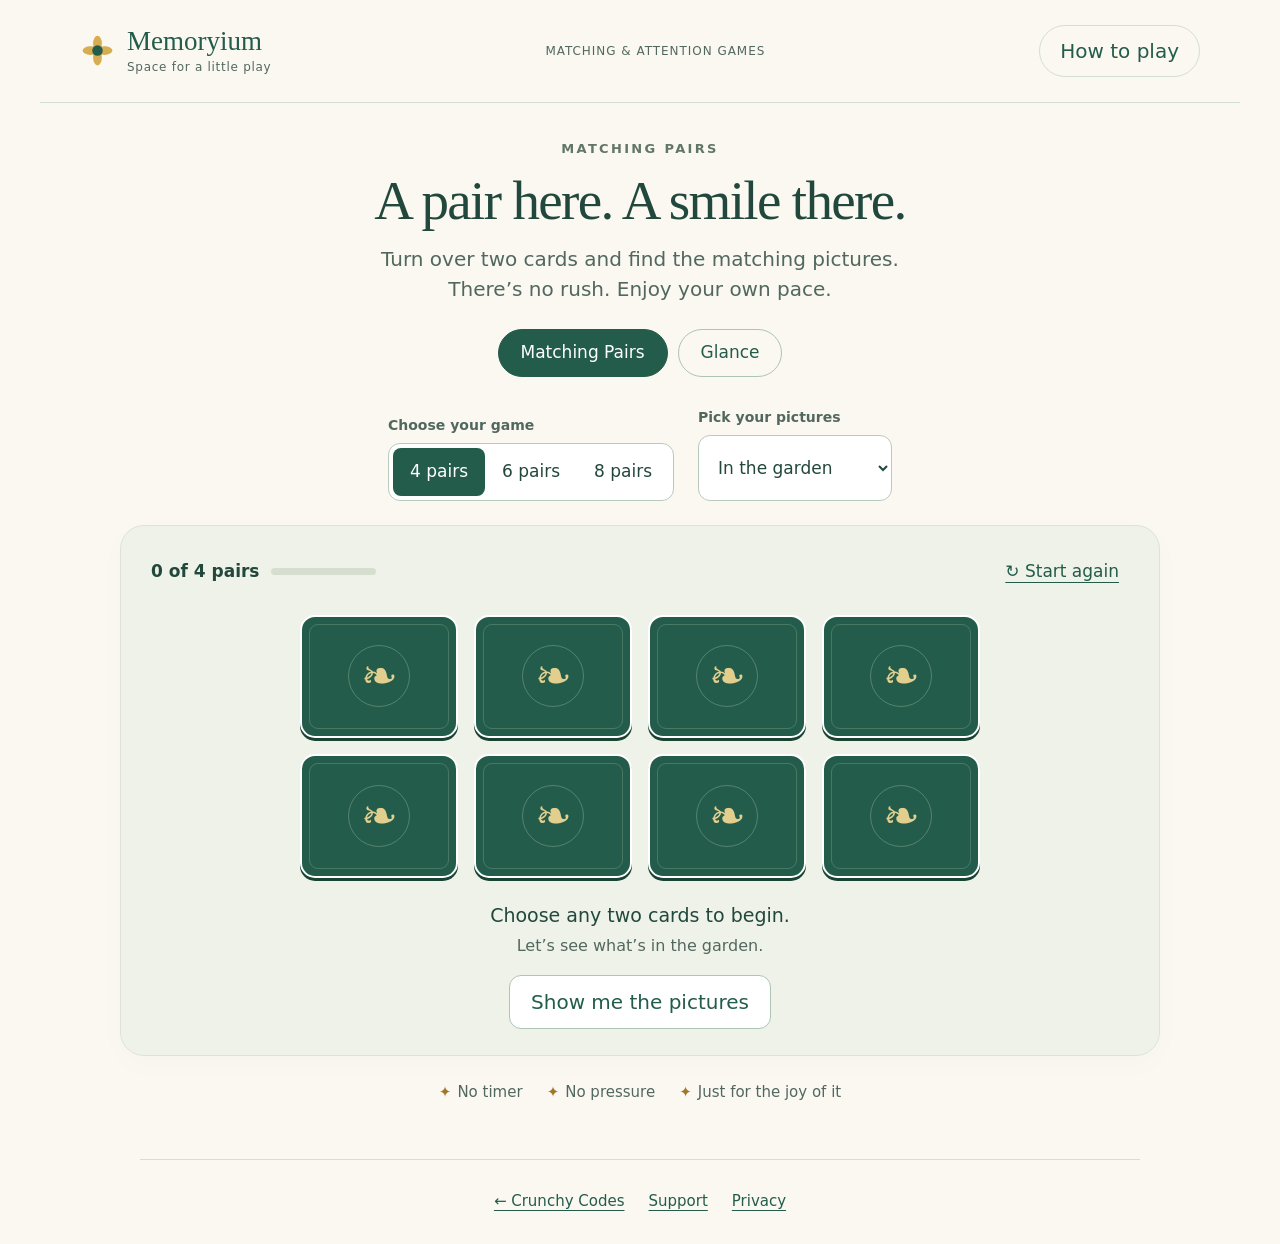
<file: memoryium/index.html>
<!doctype html>
<html lang="en-AU">
  <head>
    <meta charset="utf-8" />
    <meta name="viewport" content="width=device-width,initial-scale=1" />
    <meta name="theme-color" content="#245c4c" />
    <link rel="canonical" href="https://crunchycodes.net/memoryium/" />
    <title>Memoryium · Matching Pairs</title>
    <meta
      name="description"
      content="A relaxed picture matching game. Take your time, turn two cards, and find the pairs."
    />
    <link
      rel="icon"
      href="data:image/svg+xml,<svg xmlns=%22http://www.w3.org/2000/svg%22 viewBox=%220 0 100 100%22><text y=%22.9em%22 font-size=%2290%22>🌼</text></svg>"
    />
    <link rel="stylesheet" href="styles/index.css" />
    <link rel="stylesheet" href="styles/memoryium.css" />
  </head>
  <body>
    <header>
      <div class="brand">
        <svg viewBox="0 0 40 40" aria-hidden="true">
          <g fill="#d6ad50">
            <ellipse cx="20" cy="12" rx="5" ry="9" />
            <ellipse cx="20" cy="28" rx="5" ry="9" />
            <ellipse cx="12" cy="20" rx="9" ry="5" />
            <ellipse cx="28" cy="20" rx="9" ry="5" />
          </g>
          <circle cx="20" cy="20" r="6" fill="#245c4c" /></svg
        ><span>Memoryium<small>Space for a little play</small></span>
      </div>
      <span class="tag">MATCHING & ATTENTION GAMES</span
      ><button class="help" id="help">How to play</button>
    </header>
    <a class="skip-link" href="#main">Skip to game</a>
    <main id="main">
      <section class="intro">
        <div class="eyebrow">Matching Pairs</div>
        <h1>A pair here. A smile there.</h1>
        <p>
          Turn over two cards and find the matching pictures.<br />There’s no
          rush. Enjoy your own pace.
        </p>
      </section>
      <nav class="game-nav" aria-label="Games">
        <a href="index.html" aria-current="page">Matching Pairs</a
        ><a href="glance.html">Glance</a>
      </nav>
      <div class="settings">
        <div>
          <span class="label" id="size-label">Choose your game</span>
          <div class="segments" role="group" aria-labelledby="size-label">
            <button data-pairs="4" aria-pressed="true">4 pairs</button
            ><button data-pairs="6" aria-pressed="false">6 pairs</button
            ><button data-pairs="8" aria-pressed="false">8 pairs</button>
          </div>
        </div>
        <div>
          <label class="label" for="theme">Pick your pictures</label
          ><select id="theme">
            <option value="garden">In the garden</option>
            <option value="fruit">Fruit basket</option>
            <option value="animals">Animal friends</option>
          </select>
        </div>
      </div>
      <section class="play-area" aria-label="Memory game">
        <div class="game-top">
          <div class="progress">
            <strong id="count">0 of 4 pairs</strong>
            <div class="track" aria-hidden="true">
              <div class="fill" id="fill"></div>
            </div>
          </div>
          <button class="quiet" id="restart">↻ Start again</button>
        </div>
        <div
          class="board"
          id="board"
          data-size="8"
          aria-label="Picture cards"
        ></div>
        <div class="below">
          <div role="status" aria-live="polite" aria-atomic="true">
            <p class="status" id="status">Choose any two cards to begin.</p>
            <p class="substatus" id="substatus">
              Let’s see what’s in the garden.
            </p>
          </div>
          <button id="next" class="primary hidden">Turn these cards back</button
          ><button id="peek" class="secondary">Show me the pictures</button>
        </div>
      </section>
      <div class="footer-note">
        <span><span class="dot">✦</span>No timer</span
        ><span><span class="dot">✦</span>No pressure</span
        ><span><span class="dot">✦</span>Just for the joy of it</span>
      </div>
    </main>
    <dialog id="instructions">
      <h2>A little guide to playing</h2>
      <ol>
        <li>Tap or click a card to see its picture.</li>
        <li>Choose another card. Do the pictures match?</li>
        <li>
          A matching pair stays face up. If they’re different, take a look, then
          choose “Turn these cards back”.
        </li>
        <li>Keep going until you’ve found every pair.</li>
      </ol>
      <p>
        You can show all the pictures whenever you like. Use Tab and Enter to
        play with a keyboard.
      </p>
      <button class="primary" id="close-help">Let’s play</button>
    </dialog>
    <dialog id="confirm">
      <h2>Start a fresh game?</h2>
      <p>This will shuffle the cards and begin again.</p>
      <button class="primary" id="yes">Start fresh</button>
      <button class="secondary" id="no">Keep playing</button>
    </dialog>
    <script src="scripts/pairs.js" defer></script>
    <footer class="host-footer" aria-label="Crunchy Codes links">
      <a href="../">← Crunchy Codes</a>
      <a href="../support.html#memoryium">Support</a>
      <a href="../privacy.html#memoryium">Privacy</a>
    </footer>
  </body>
</html>
</file>
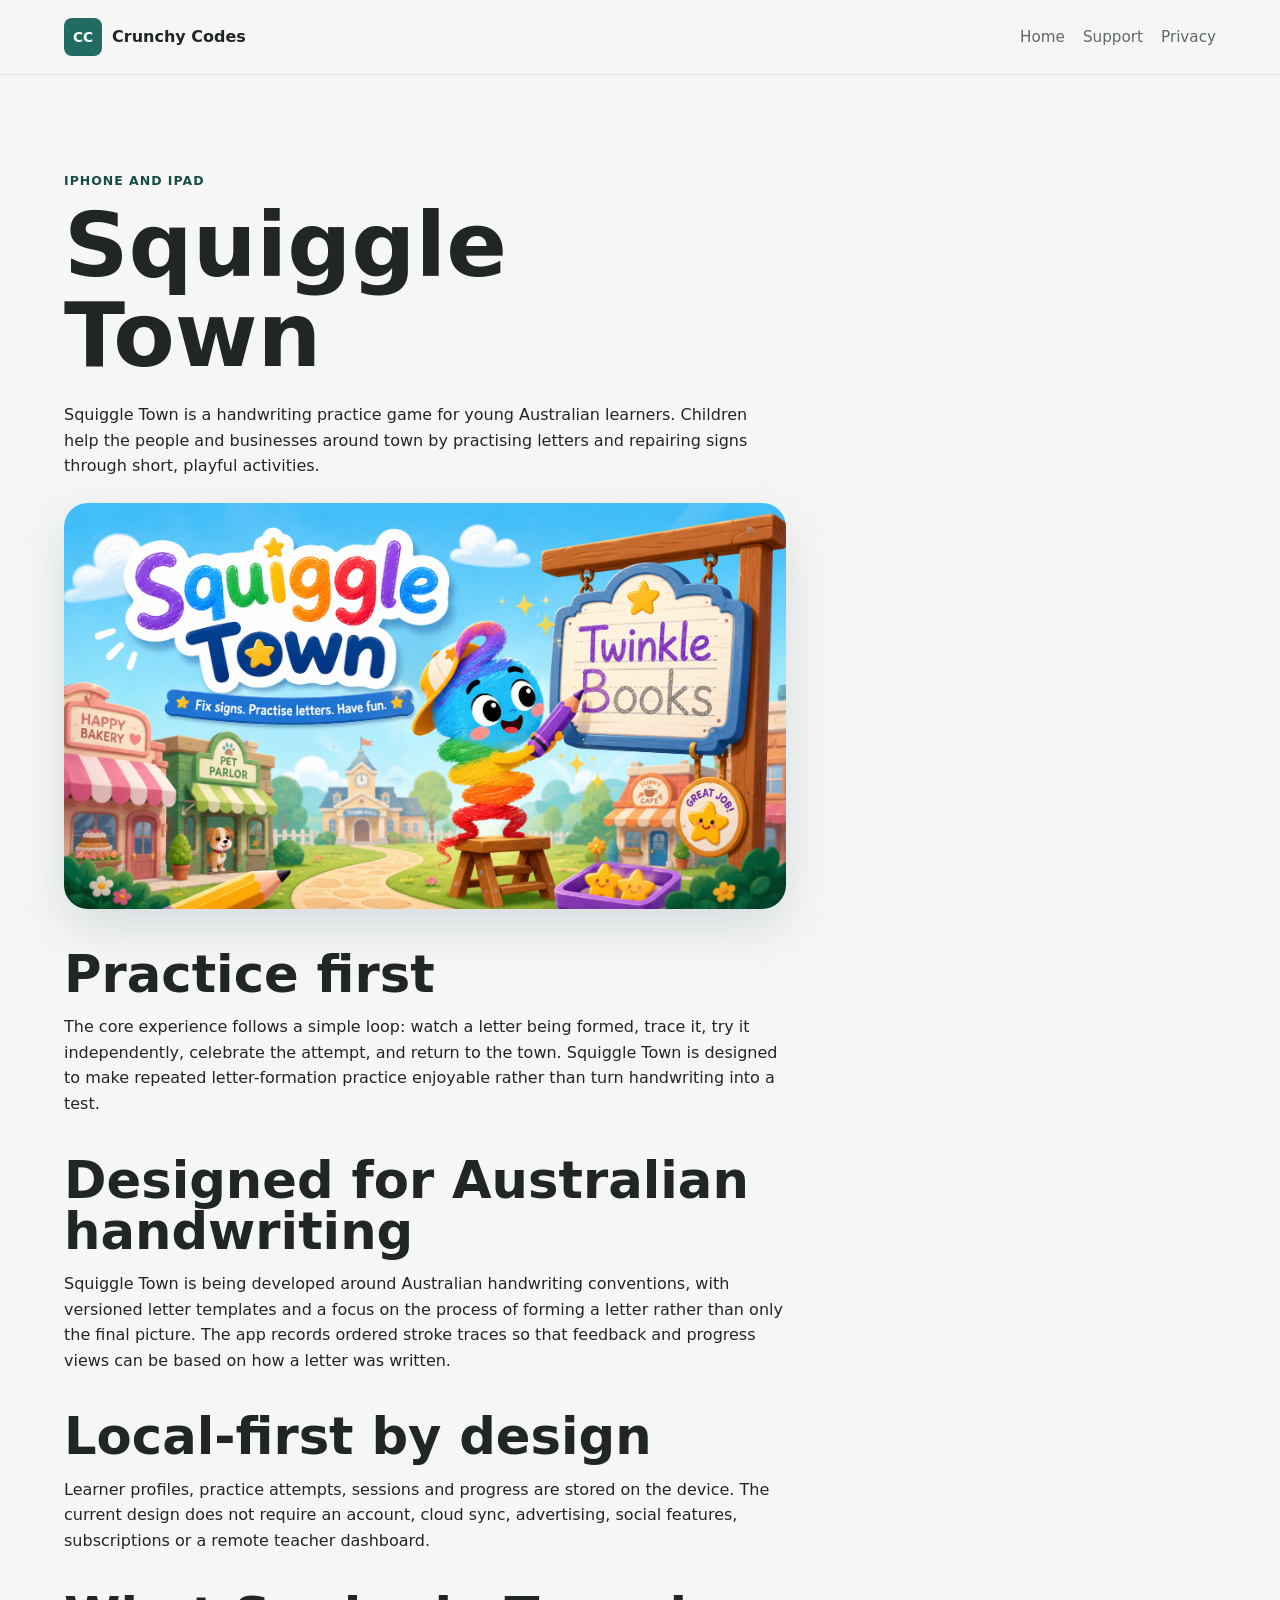
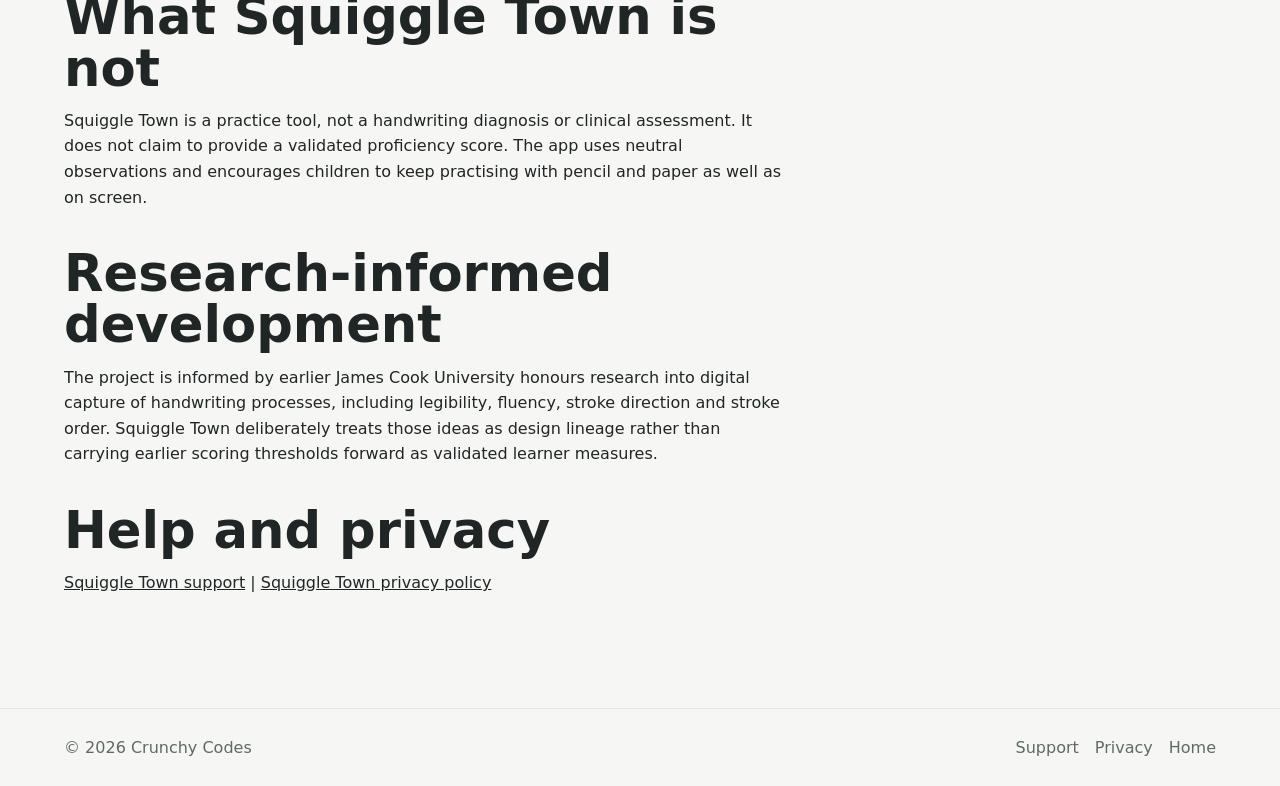
<file: squiggletown/index.html>
<!doctype html>
<html lang="en">
  <head>
    <meta charset="utf-8" />
    <meta name="viewport" content="width=device-width, initial-scale=1" />
    <title>Squiggle Town | Crunchy Codes</title>
    <meta
      name="description"
      content="Squiggle Town is a local-first iPhone and iPad handwriting practice game for young Australian learners."
    />
    <link rel="canonical" href="https://crunchycodes.net/squiggletown/" />
    <link rel="stylesheet" href="../styles.css" />
    <style>
      .squiggletown-hero {
        margin: 1.5rem 0 2.5rem;
        overflow: hidden;
        border-radius: 1.5rem;
        background: #eef7ff;
        box-shadow: 0 18px 50px rgba(27, 58, 87, 0.14);
      }

      .squiggletown-hero img {
        display: block;
        width: 100%;
        height: auto;
        aspect-ratio: 16 / 9;
        object-fit: cover;
      }
    </style>
  </head>
  <body>
    <header class="site-header">
      <a class="brand" href="/" aria-label="Crunchy Codes home">
        <span class="brand-mark" aria-hidden="true">cc</span>
        <span>Crunchy Codes</span>
      </a>
      <nav aria-label="Main navigation">
        <a href="/">Home</a>
        <a href="support.html">Support</a>
        <a href="privacy.html">Privacy</a>
      </nav>
    </header>

    <main class="content-page">
      <p class="eyebrow">iPhone and iPad</p>
      <h1>Squiggle Town</h1>
      <p>
        Squiggle Town is a handwriting practice game for young Australian
        learners. Children help the people and businesses around town by
        practising letters and repairing signs through short, playful activities.
      </p>

      <figure class="squiggletown-hero">
        <img
          src="assets/squiggletown-marketing.png"
          alt="Squiggle Town mascot helping repair a town shop sign as part of a playful handwriting adventure"
          width="1672"
          height="941"
        />
      </figure>

      <section>
        <h2>Practice first</h2>
        <p>
          The core experience follows a simple loop: watch a letter being formed,
          trace it, try it independently, celebrate the attempt, and return to the
          town. Squiggle Town is designed to make repeated letter-formation
          practice enjoyable rather than turn handwriting into a test.
        </p>
      </section>

      <section>
        <h2>Designed for Australian handwriting</h2>
        <p>
          Squiggle Town is being developed around Australian handwriting
          conventions, with versioned letter templates and a focus on the process
          of forming a letter rather than only the final picture. The app records
          ordered stroke traces so that feedback and progress views can be based
          on how a letter was written.
        </p>
      </section>

      <section>
        <h2>Local-first by design</h2>
        <p>
          Learner profiles, practice attempts, sessions and progress are stored on
          the device. The current design does not require an account, cloud sync,
          advertising, social features, subscriptions or a remote teacher
          dashboard.
        </p>
      </section>

      <section>
        <h2>What Squiggle Town is not</h2>
        <p>
          Squiggle Town is a practice tool, not a handwriting diagnosis or
          clinical assessment. It does not claim to provide a validated
          proficiency score. The app uses neutral observations and encourages
          children to keep practising with pencil and paper as well as on screen.
        </p>
      </section>

      <section>
        <h2>Research-informed development</h2>
        <p>
          The project is informed by earlier James Cook University honours
          research into digital capture of handwriting processes, including
          legibility, fluency, stroke direction and stroke order. Squiggle Town
          deliberately treats those ideas as design lineage rather than carrying
          earlier scoring thresholds forward as validated learner measures.
        </p>
      </section>

      <section>
        <h2>Help and privacy</h2>
        <p>
          <a href="support.html">Squiggle Town support</a>
          |
          <a href="privacy.html">Squiggle Town privacy policy</a>
        </p>
      </section>
    </main>

    <footer class="site-footer">
      <span>&copy; 2026 Crunchy Codes</span>
      <div>
        <a href="support.html">Support</a>
        <a href="privacy.html">Privacy</a>
        <a href="/">Home</a>
      </div>
    </footer>
  </body>
</html>
</file>
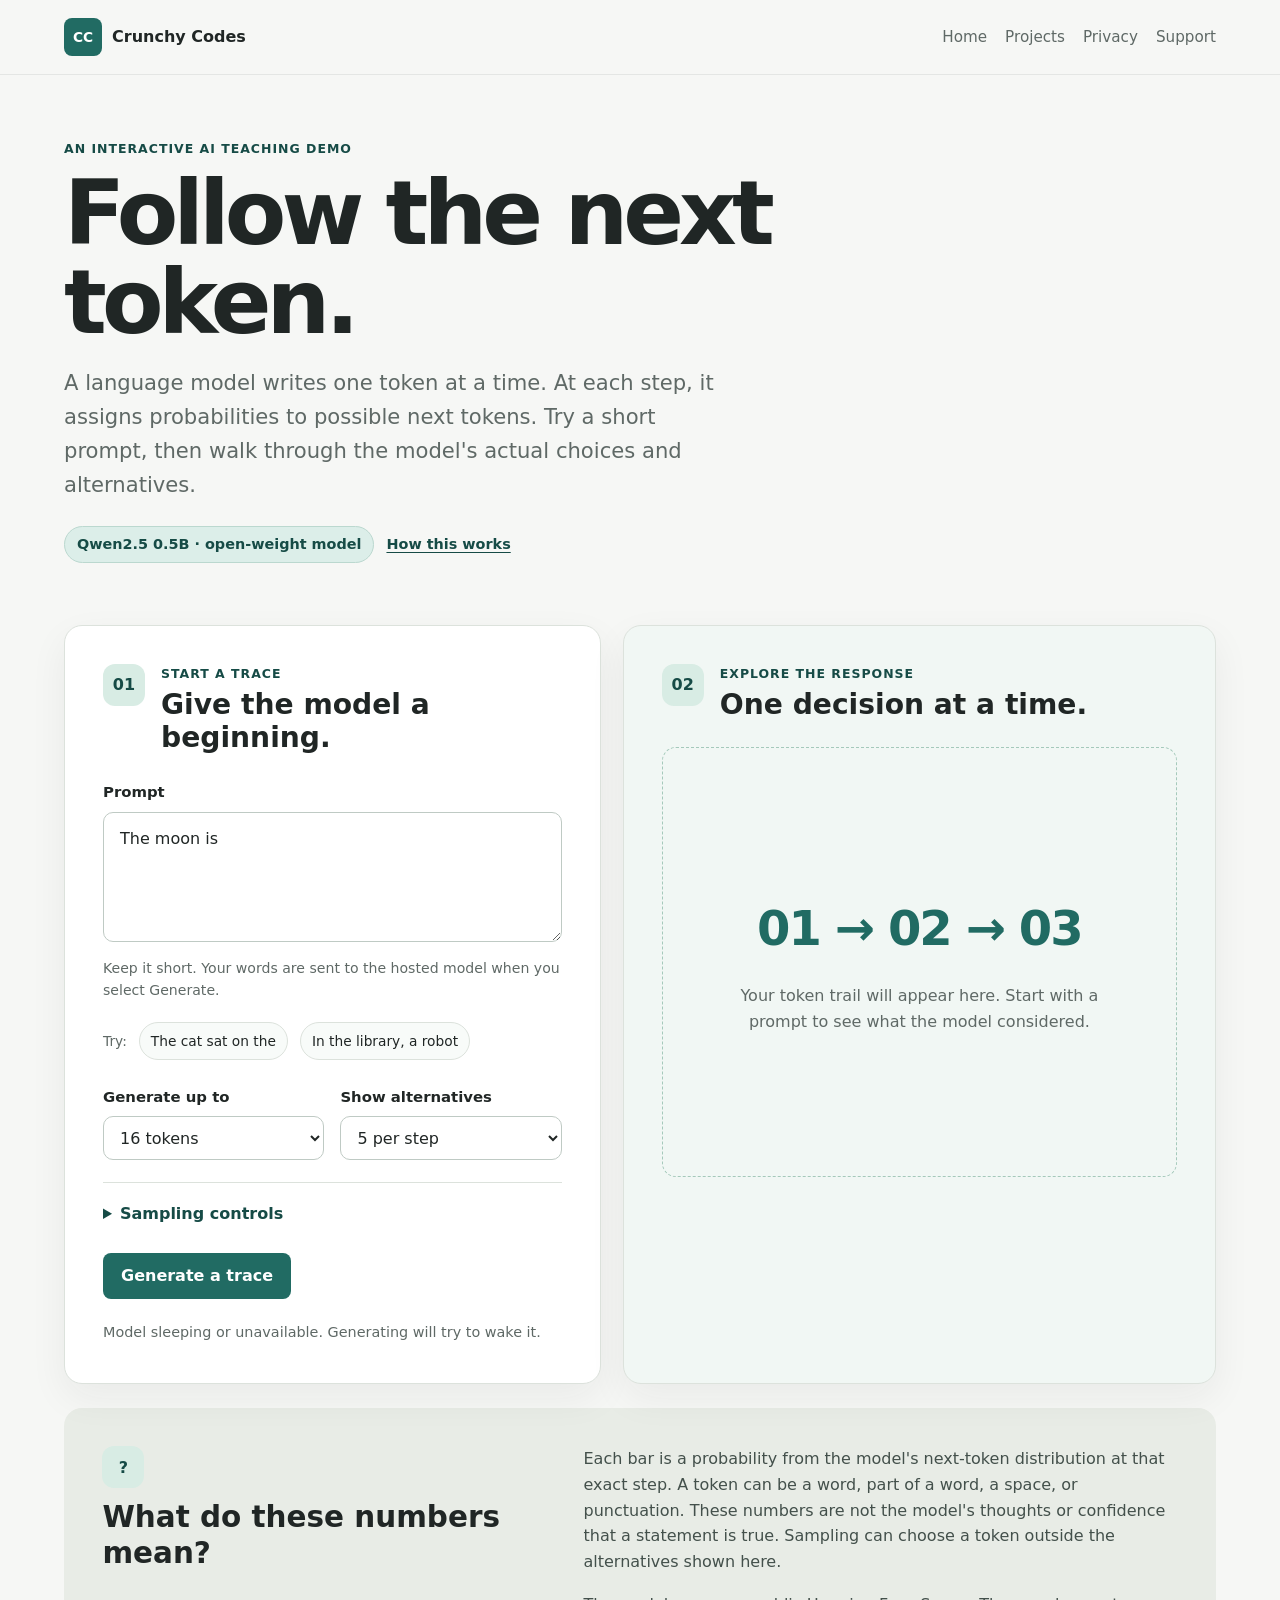
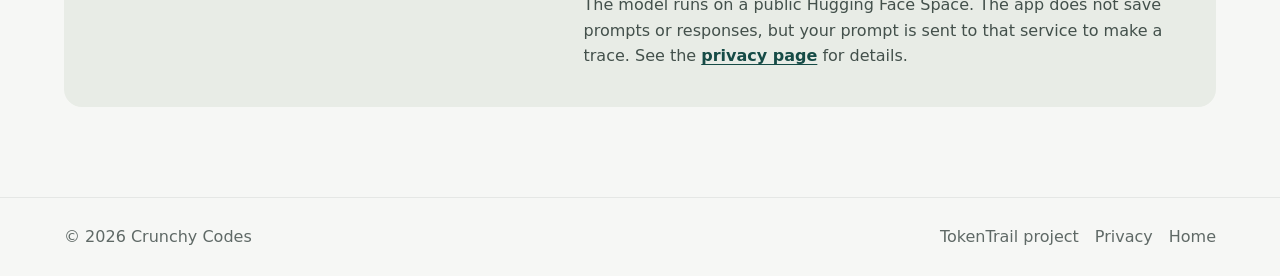
<file: token-trail/index.html>
<!doctype html>
<html lang="en">
  <head>
    <meta charset="utf-8" />
    <meta name="viewport" content="width=device-width, initial-scale=1" />
    <meta name="description" content="Explore real next-token probabilities from a small open language model, one generation step at a time." />
    <link rel="canonical" href="https://crunchycodes.net/token-trail/" />
    <link rel="stylesheet" href="../styles.css" />
    <link rel="stylesheet" href="styles.css" />
    <script type="module" src="app.mjs"></script>
    <title>Token Trail | Crunchy Codes</title>
  </head>
  <body>
    <header class="site-header">
      <a class="brand" href="/" aria-label="Crunchy Codes home">
        <span class="brand-mark" aria-hidden="true">cc</span>
        <span>Crunchy Codes</span>
      </a>
      <nav aria-label="Main navigation">
        <a href="/">Home</a>
        <a href="/#projects">Projects</a>
        <a href="../privacy.html">Privacy</a>
        <a href="../support.html">Support</a>
      </nav>
    </header>

    <main class="trail-main">
      <section class="trail-intro">
        <p class="eyebrow">An interactive AI teaching demo</p>
        <h1>Follow the next token.</h1>
        <p>
          A language model writes one token at a time. At each step, it assigns
          probabilities to possible next tokens. Try a short prompt, then walk
          through the model's actual choices and alternatives.
        </p>
        <div class="trail-links">
          <span class="model-chip">Qwen2.5 0.5B · open-weight model</span>
          <a href="https://github.com/ozyjay/token-trail-backend">How this works</a>
        </div>
      </section>

      <div class="trail-grid">
        <section class="trail-panel input-panel" aria-labelledby="try-heading">
          <div class="panel-heading">
            <span class="panel-index">01</span>
            <div>
              <p class="eyebrow">Start a trace</p>
              <h2 id="try-heading">Give the model a beginning.</h2>
            </div>
          </div>

          <form id="trace-form">
            <label for="prompt">Prompt</label>
            <textarea id="prompt" name="prompt" rows="4" maxlength="1000" required spellcheck="true">The moon is</textarea>
            <p class="field-note">Keep it short. Your words are sent to the hosted model when you select Generate.</p>

            <div class="example-row" aria-label="Example prompts">
              <span>Try:</span>
              <button type="button" class="example" data-prompt="The cat sat on the">The cat sat on the</button>
              <button type="button" class="example" data-prompt="In the library, a robot">In the library, a robot</button>
            </div>

            <div class="setting-grid">
              <div>
                <label for="max-tokens">Generate up to</label>
                <select id="max-tokens" name="max_tokens">
                  <option value="8">8 tokens</option>
                  <option value="16" selected>16 tokens</option>
                  <option value="24">24 tokens</option>
                  <option value="32">32 tokens</option>
                </select>
              </div>
              <div>
                <label for="top-k">Show alternatives</label>
                <select id="top-k" name="top_k">
                  <option value="3">3 per step</option>
                  <option value="5" selected>5 per step</option>
                  <option value="10">10 per step</option>
                </select>
              </div>
            </div>

            <details class="advanced-settings">
              <summary>Sampling controls</summary>
              <p class="field-note">At temperature 0 the model picks the most likely token. Higher temperatures make other choices possible. The bars always show the model's original probabilities.</p>
              <div class="setting-grid">
                <div>
                  <label for="temperature">Temperature</label>
                  <select id="temperature" name="temperature">
                    <option value="0" selected>0 · most likely</option>
                    <option value="0.7">0.7 · varied</option>
                    <option value="1">1 · more varied</option>
                  </select>
                </div>
                <div>
                  <label for="top-p">Top-p</label>
                  <select id="top-p" name="top_p">
                    <option value="1" selected>1 · no filter</option>
                    <option value="0.9">0.9</option>
                    <option value="0.7">0.7</option>
                  </select>
                </div>
              </div>
            </details>

            <div class="form-actions">
              <button class="button primary" id="generate" type="submit">Generate a trace</button>
              <button class="button secondary" id="cancel" type="button" hidden>Cancel</button>
            </div>
          </form>
          <p id="service-status" class="service-status" role="status" aria-live="polite">Checking the model…</p>
        </section>

        <section class="trail-panel trace-panel" aria-labelledby="trace-heading">
          <div class="panel-heading">
            <span class="panel-index">02</span>
            <div>
              <p class="eyebrow">Explore the response</p>
              <h2 id="trace-heading">One decision at a time.</h2>
            </div>
          </div>
          <div id="empty-state" class="empty-state">
            <span class="empty-orbit" aria-hidden="true">01 → 02 → 03</span>
            <p>Your token trail will appear here. Start with a prompt to see what the model considered.</p>
          </div>
          <div id="trace-result" hidden>
            <p class="result-label">Prompt tokens</p>
            <div id="prompt-tokens" class="token-list" aria-label="Prompt tokens"></div>
            <p class="result-label">Generated so far</p>
            <p id="generated-text" class="generated-text" aria-live="polite"></p>
            <div class="step-controls">
              <button id="previous-step" class="step-button" type="button" aria-label="Previous token">← Previous</button>
              <span id="step-count" aria-live="polite"></span>
              <button id="next-step" class="step-button" type="button" aria-label="Next token">Next →</button>
            </div>
            <div class="step-summary">
              <div>
                <span class="result-label">Selected token</span>
                <strong id="selected-token"></strong>
              </div>
              <div>
                <span class="result-label">Its probability</span>
                <strong id="selected-probability"></strong>
              </div>
              <span class="probability-track selected-track" aria-hidden="true"><span id="selected-fill" class="probability-fill"></span></span>
            </div>
            <p class="result-label alternatives-title">Other likely next tokens</p>
            <ol id="alternatives" class="alternatives"></ol>
            <p id="step-timing" class="timing-note"></p>
          </div>
        </section>
      </div>

      <section class="trail-explainer" aria-label="How to read this trail">
        <div>
          <span class="panel-index">?</span>
          <h2>What do these numbers mean?</h2>
        </div>
        <p>
          Each bar is a probability from the model's next-token distribution at
          that exact step. A token can be a word, part of a word, a space, or
          punctuation. These numbers are not the model's thoughts or confidence
          that a statement is true. Sampling can choose a token outside the
          alternatives shown here.
        </p>
        <p>
          The model runs on a public Hugging Face Space. The app does not save
          prompts or responses, but your prompt is sent to that service to make
          a trace. See the <a href="../privacy.html">privacy page</a> for details.
        </p>
      </section>
    </main>

    <footer class="site-footer">
      <span>&copy; 2026 Crunchy Codes</span>
      <div>
        <a href="https://github.com/ozyjay/TokenTrail">TokenTrail project</a>
        <a href="../privacy.html">Privacy</a>
        <a href="/">Home</a>
      </div>
    </footer>
  </body>
</html>
</file>
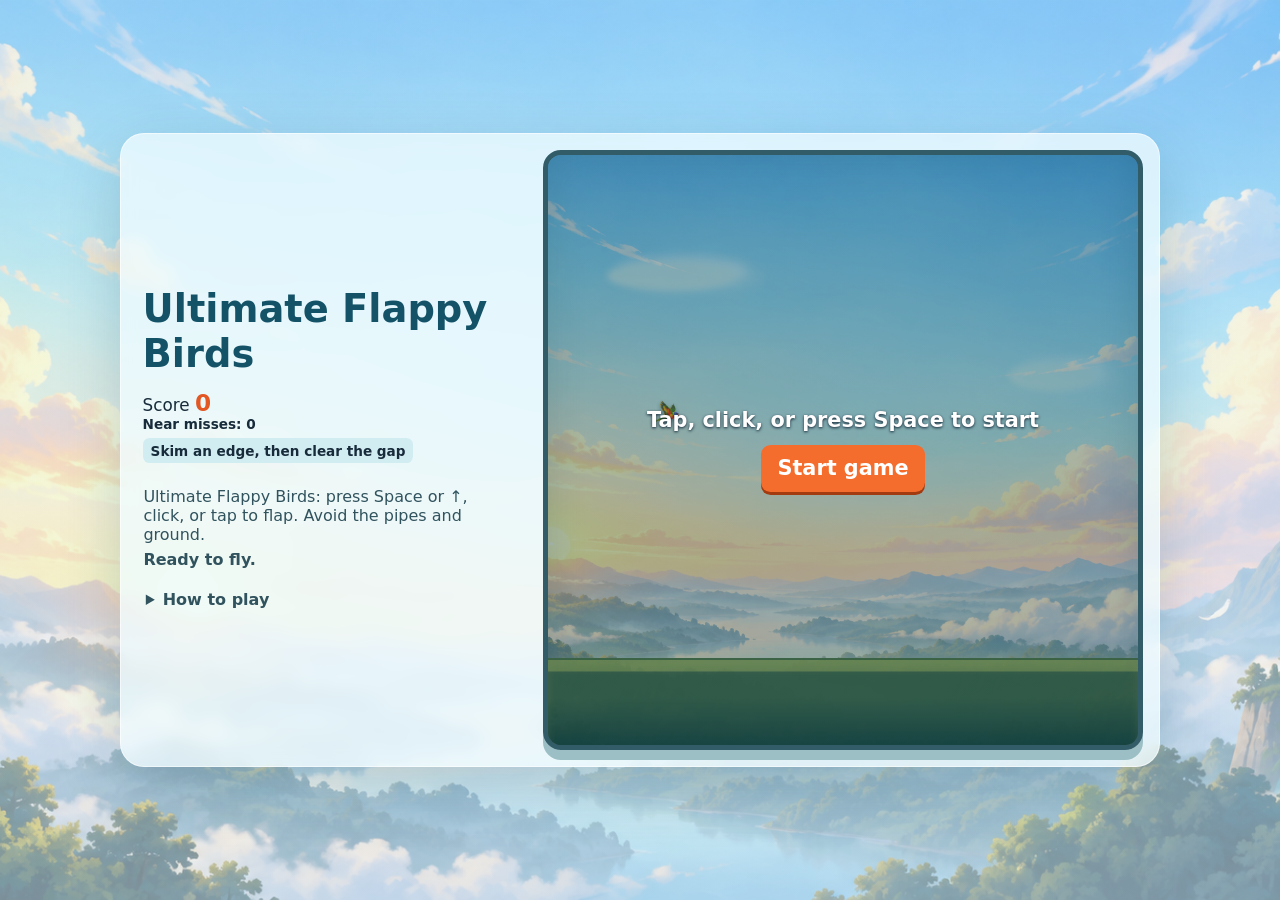
<file: ultimate-birds/index.html>
<!doctype html>
<html lang="en">
  <head>
    <meta charset="UTF-8" />
    <meta name="viewport" content="width=device-width, initial-scale=1.0, viewport-fit=cover" />
    <meta name="theme-color" content="#71c5cf" />
    <title>Ultimate Flappy Birds</title>
    <script type="module" crossorigin src="/ultimate-birds/assets/index-BmUFijnx.js"></script>
    <link rel="stylesheet" crossorigin href="/ultimate-birds/assets/index-Bf-CFqoS.css">
  </head>
  <body>
    <div id="root"></div>
  </body>
</html>
</file>
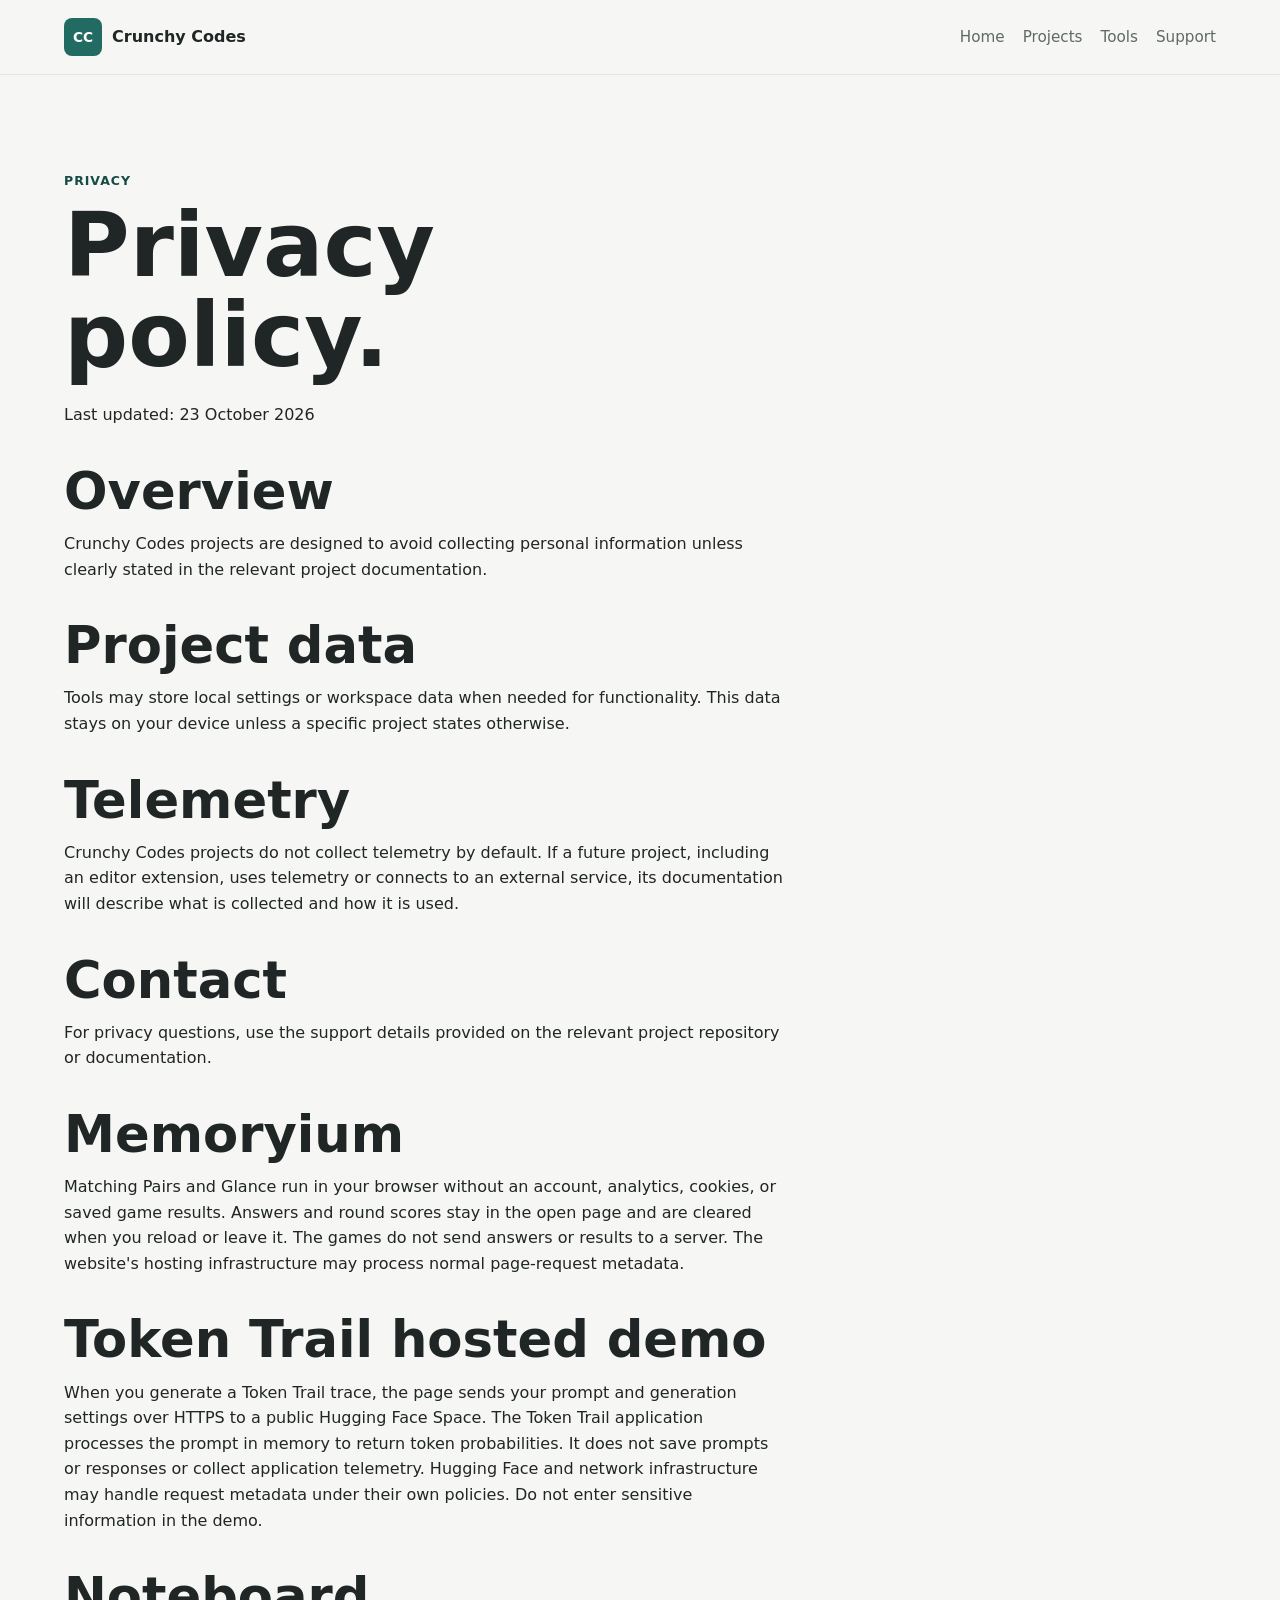
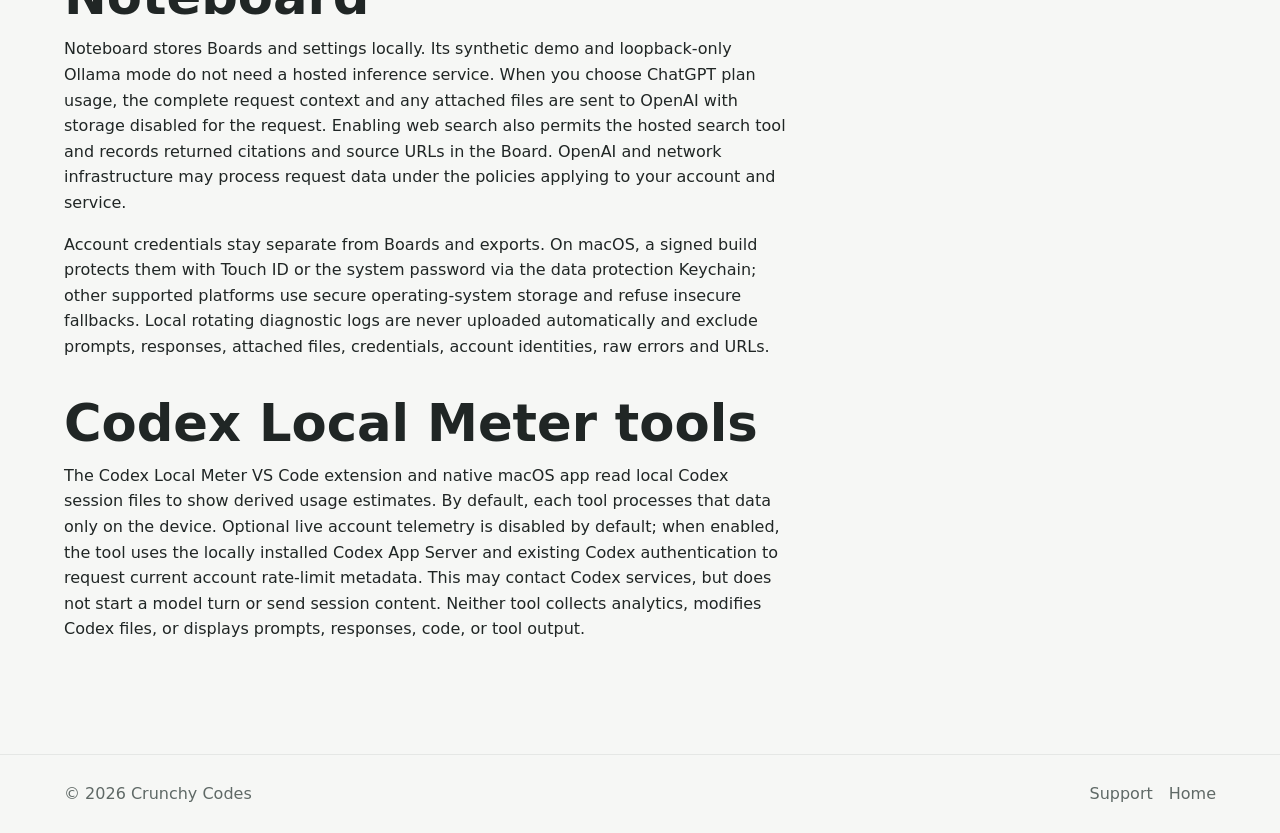
<file: privacy.html>
<!doctype html>
<html lang="en">
  <head>
    <meta charset="utf-8" />
    <meta name="viewport" content="width=device-width, initial-scale=1" />
    <title>Privacy Policy | Crunchy Codes</title>
    <meta
      name="description"
      content="Privacy policy for Crunchy Codes projects, tools, notes, and experiments."
    />
    <link rel="canonical" href="https://crunchycodes.net/privacy.html" />
    <link rel="stylesheet" href="styles.css" />
  </head>
  <body>
    <header class="site-header">
      <a class="brand" href="/">
        <span class="brand-mark" aria-hidden="true">cc</span>
        <span>Crunchy Codes</span>
      </a>
      <nav aria-label="Main navigation">
        <a href="/">Home</a>
        <a href="/#projects">Projects</a>
        <a href="/#tools">Tools</a>
        <a href="support.html">Support</a>
      </nav>
    </header>

    <main class="content-page">
      <p class="eyebrow">Privacy</p>
      <h1>Privacy policy.</h1>
      <p>Last updated: 23 October 2026</p>

      <section>
        <h2>Overview</h2>
        <p>
          Crunchy Codes projects are designed to avoid collecting personal
          information unless clearly stated in the relevant project
          documentation.
        </p>
      </section>

      <section>
        <h2>Project data</h2>
        <p>
          Tools may store local settings or workspace data when needed for
          functionality. This data stays on your device unless a specific
          project states otherwise.
        </p>
      </section>

      <section>
        <h2>Telemetry</h2>
        <p>
          Crunchy Codes projects do not collect telemetry by default. If a
          future project, including an editor extension, uses telemetry or
          connects to an external service, its documentation will describe what
          is collected and how it is used.
        </p>
      </section>

      <section>
        <h2>Contact</h2>
        <p>
          For privacy questions, use the support details provided on the
          relevant project repository or documentation.
        </p>
      </section>

      <section id="memoryium">
        <h2>Memoryium</h2>
        <p>
          Matching Pairs and Glance run in your browser without an account,
          analytics, cookies, or saved game results. Answers and round scores
          stay in the open page and are cleared when you reload or leave it.
          The games do not send answers or results to a server. The website's
          hosting infrastructure may process normal page-request metadata.
        </p>
      </section>

      <section>
        <h2>Token Trail hosted demo</h2>
        <p>
          When you generate a Token Trail trace, the page sends your prompt and
          generation settings over HTTPS to a public Hugging Face Space. The
          Token Trail application processes the prompt in memory to return token
          probabilities. It does not save prompts or responses or collect
          application telemetry. Hugging Face and network infrastructure may
          handle request metadata under their own policies. Do not enter
          sensitive information in the demo.
        </p>
      </section>

      <section>
        <h2>Noteboard</h2>
        <p>
          Noteboard stores Boards and settings locally. Its synthetic demo and
          loopback-only Ollama mode do not need a hosted inference service. When
          you choose ChatGPT plan usage, the complete request context and any
          attached files are sent to OpenAI with storage disabled for the
          request. Enabling web search also permits the hosted search tool and
          records returned citations and source URLs in the Board. OpenAI and
          network infrastructure may process request data under the policies
          applying to your account and service.
        </p>
        <p>
          Account credentials stay separate from Boards and exports. On macOS,
          a signed build protects them with Touch ID or the system password via
          the data protection Keychain; other supported platforms use secure
          operating-system storage and refuse insecure fallbacks. Local rotating
          diagnostic logs are never uploaded automatically and exclude prompts,
          responses, attached files, credentials, account identities, raw errors
          and URLs.
        </p>
      </section>

      <section>
        <h2>Codex Local Meter tools</h2>
        <p>
          The Codex Local Meter VS Code extension and native macOS app read local
          Codex session files to show derived usage estimates. By default, each
          tool processes that data only on the device. Optional live account
          telemetry is disabled by default; when enabled, the tool uses the
          locally installed Codex App Server and existing Codex authentication
          to request current account rate-limit metadata. This may contact Codex
          services, but does not start a model turn or send session content.
          Neither tool collects analytics, modifies Codex files, or displays
          prompts, responses, code, or tool output.
        </p>
      </section>
    </main>

    <footer class="site-footer">
      <span>&copy; 2026 Crunchy Codes</span>
      <div>
        <a href="support.html">Support</a>
        <a href="/">Home</a>
      </div>
    </footer>
  </body>
</html>
</file>
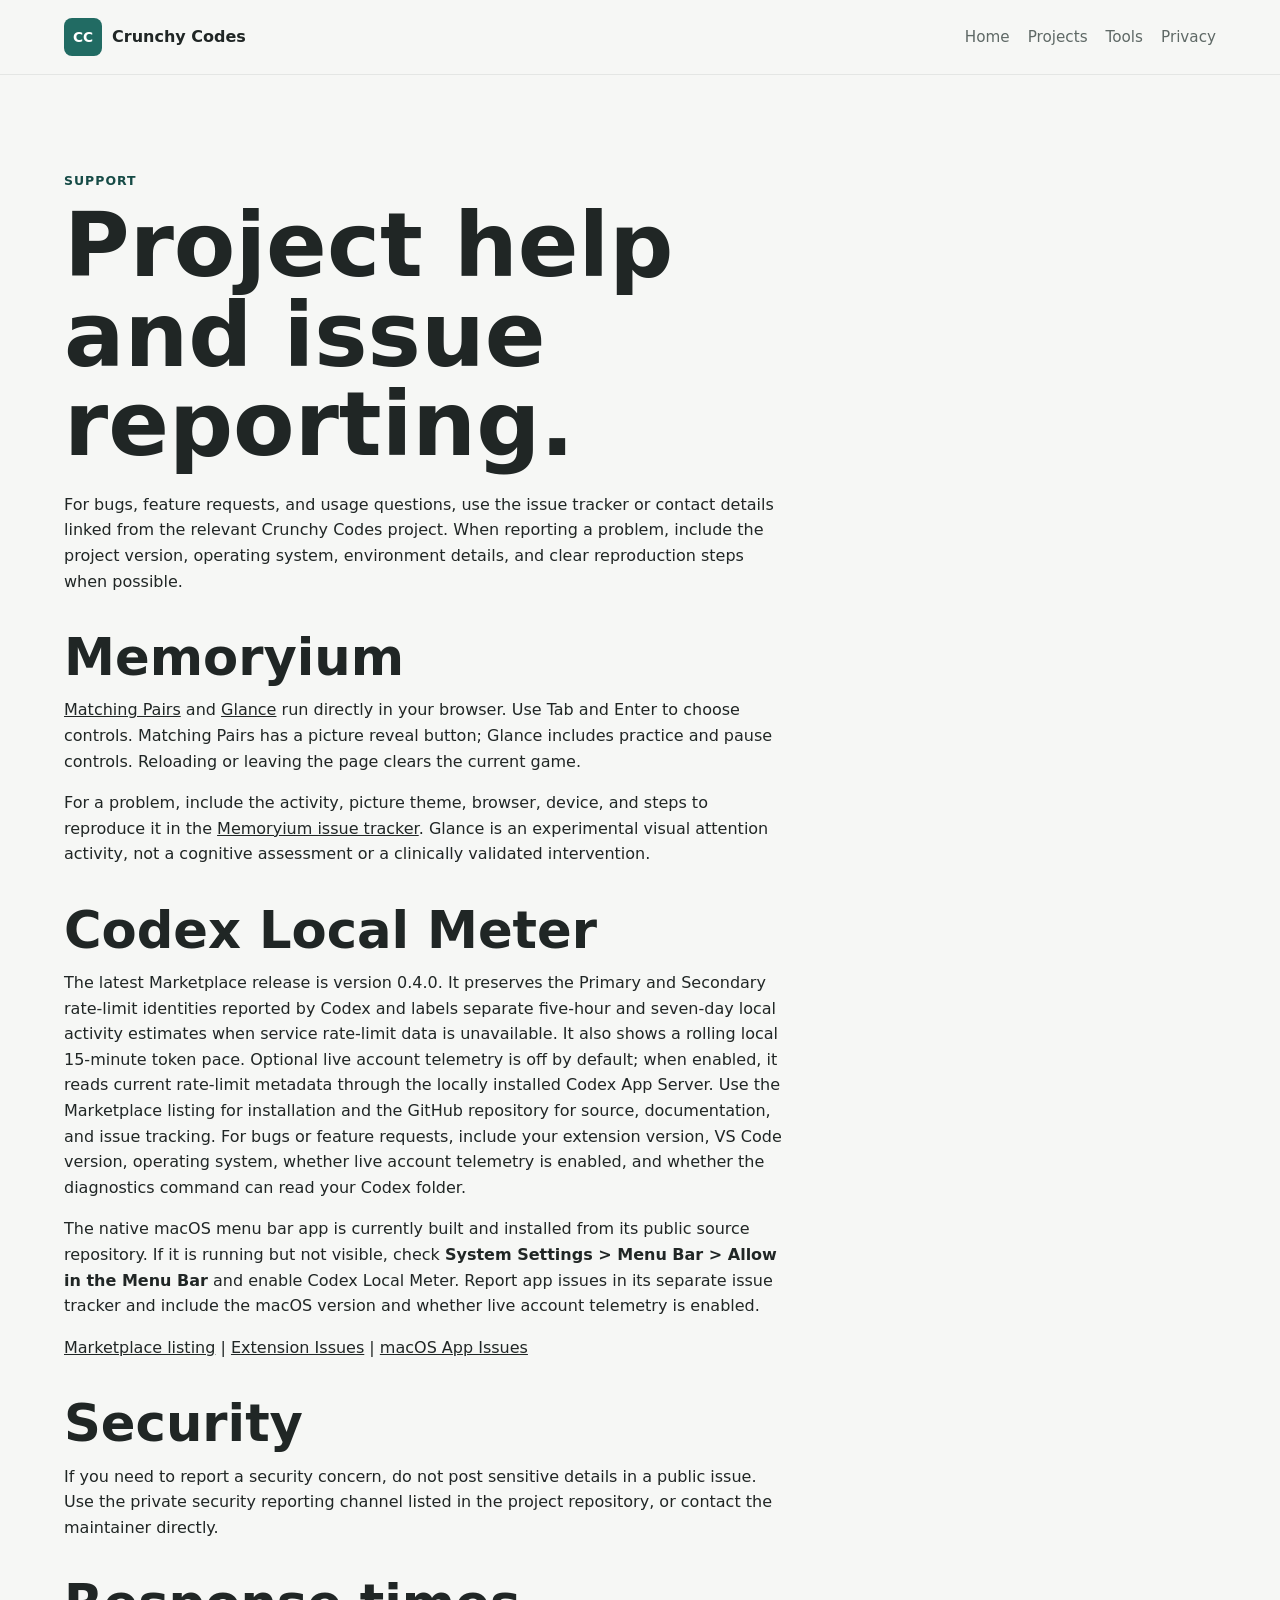
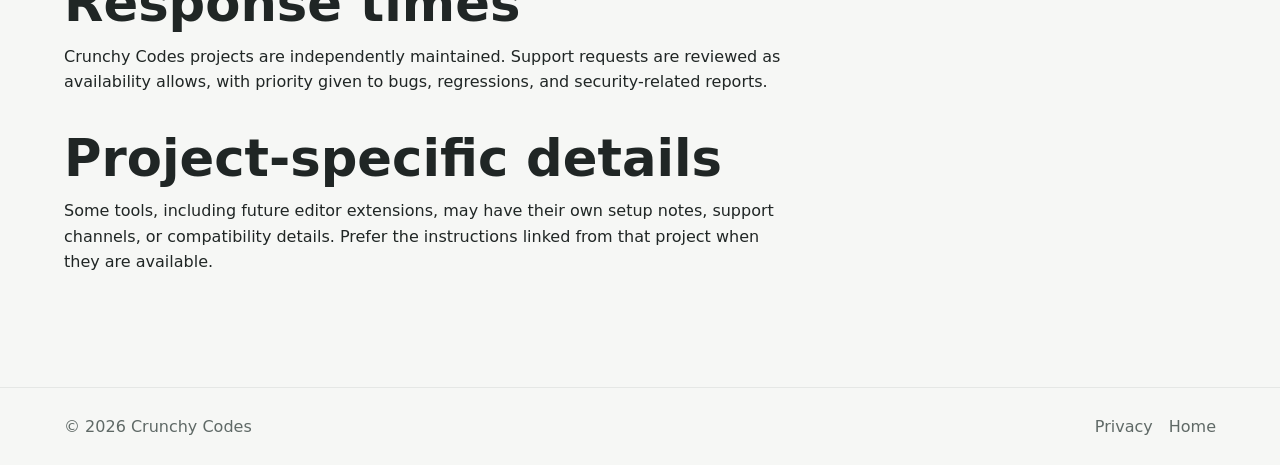
<file: support.html>
<!doctype html>
<html lang="en">
  <head>
    <meta charset="utf-8" />
    <meta name="viewport" content="width=device-width, initial-scale=1" />
    <title>Support | Crunchy Codes</title>
    <meta
      name="description"
      content="Support information for Crunchy Codes projects, tools, notes, and experiments."
    />
    <link rel="canonical" href="https://crunchycodes.net/support.html" />
    <link rel="stylesheet" href="styles.css" />
  </head>
  <body>
    <header class="site-header">
      <a class="brand" href="/">
        <span class="brand-mark" aria-hidden="true">cc</span>
        <span>Crunchy Codes</span>
      </a>
      <nav aria-label="Main navigation">
        <a href="/">Home</a>
        <a href="/#projects">Projects</a>
        <a href="/#tools">Tools</a>
        <a href="privacy.html">Privacy</a>
      </nav>
    </header>

    <main class="content-page">
      <p class="eyebrow">Support</p>
      <h1>Project help and issue reporting.</h1>
      <p>
        For bugs, feature requests, and usage questions, use the issue tracker
        or contact details linked from the relevant Crunchy Codes project. When
        reporting a problem, include the project version, operating system,
        environment details, and clear reproduction steps when possible.
      </p>

      <section id="memoryium">
        <h2>Memoryium</h2>
        <p>
          <a href="memoryium/">Matching Pairs</a> and
          <a href="memoryium/glance.html">Glance</a> run directly in your
          browser. Use Tab and Enter to choose controls. Matching Pairs has a
          picture reveal button; Glance includes practice and pause controls.
          Reloading or leaving the page clears the current game.
        </p>
        <p>
          For a problem, include the activity, picture theme, browser, device,
          and steps to reproduce it in the
          <a href="https://github.com/ozyjay/Memoryium/issues">Memoryium issue tracker</a>.
          Glance is an experimental visual attention activity, not a cognitive
          assessment or a clinically validated intervention.
        </p>
      </section>

      <section>
        <h2>Codex Local Meter</h2>
        <p>
          The latest Marketplace release is version 0.4.0. It preserves the
          Primary and Secondary rate-limit identities reported by Codex and
          labels separate five-hour and seven-day local activity estimates when
          service rate-limit data is unavailable. It also shows a rolling local
          15-minute token pace. Optional live account telemetry is off by
          default; when enabled, it reads current rate-limit metadata through
          the locally installed Codex App Server. Use the Marketplace listing
          for installation and the GitHub repository for source, documentation,
          and issue tracking. For bugs or feature requests, include your
          extension version, VS Code version, operating system, whether live
          account telemetry is enabled, and whether the diagnostics command can
          read your Codex folder.
        </p>
        <p>
          The native macOS menu bar app is currently built and installed from
          its public source repository. If it is running but not visible, check
          <strong>System Settings &gt; Menu Bar &gt; Allow in the Menu Bar</strong>
          and enable Codex Local Meter. Report app issues in its separate issue
          tracker and include the macOS version and whether live account
          telemetry is enabled.
        </p>
        <p>
          <a
            href="https://marketplace.visualstudio.com/items?itemName=CrunchyCodes.codex-local-meter"
            >Marketplace listing</a
          >
          |
          <a href="https://github.com/ozyjay/Codex-Local-Meter/issues"
            >Extension Issues</a
          >
          |
          <a href="https://github.com/ozyjay/CodexLocalMeterApp/issues"
            >macOS App Issues</a
          >
        </p>
      </section>

      <section>
        <h2>Security</h2>
        <p>
          If you need to report a security concern, do not post sensitive details
          in a public issue. Use the private security reporting channel listed in
          the project repository, or contact the maintainer directly.
        </p>
      </section>

      <section>
        <h2>Response times</h2>
        <p>
          Crunchy Codes projects are independently maintained. Support requests
          are reviewed as availability allows, with priority given to bugs,
          regressions, and security-related reports.
        </p>
      </section>

      <section>
        <h2>Project-specific details</h2>
        <p>
          Some tools, including future editor extensions, may have their own
          setup notes, support channels, or compatibility details. Prefer the
          instructions linked from that project when they are available.
        </p>
      </section>

    </main>

    <footer class="site-footer">
      <span>&copy; 2026 Crunchy Codes</span>
      <div>
        <a href="privacy.html">Privacy</a>
        <a href="/">Home</a>
      </div>
    </footer>
  </body>
</html>
</file>
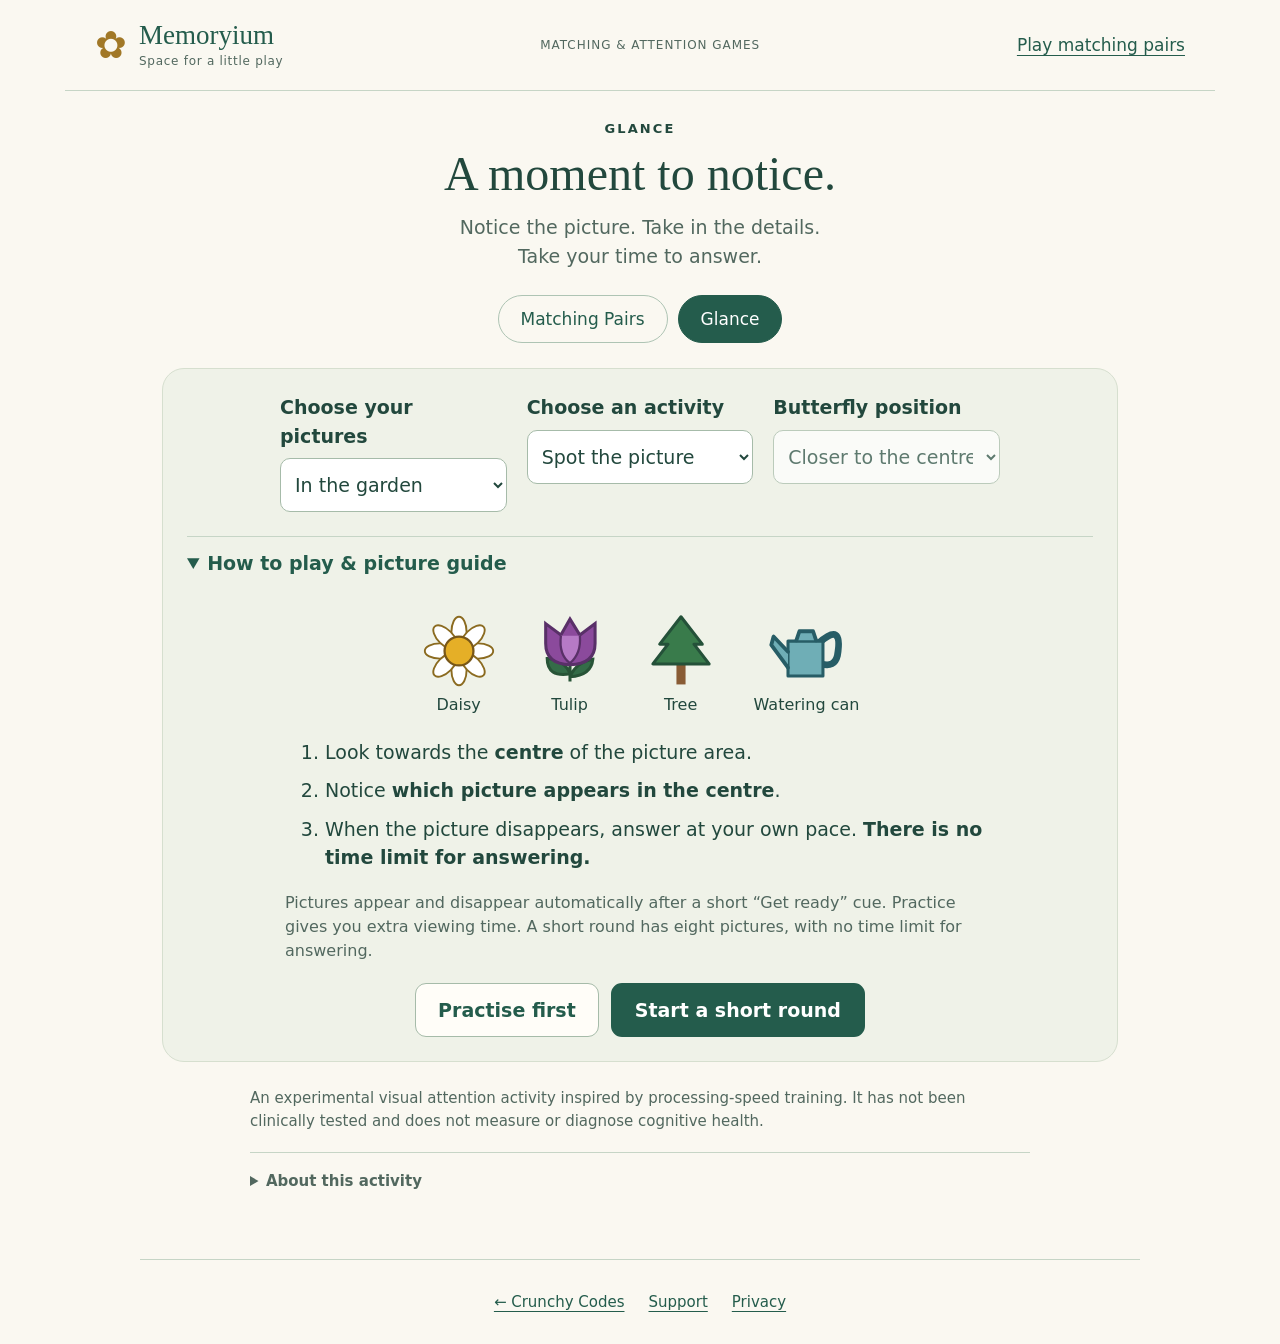
<file: memoryium/glance.html>
<!doctype html>
<html lang="en-AU">
  <head>
    <meta charset="utf-8" />
    <meta name="viewport" content="width=device-width,initial-scale=1" />
    <meta name="theme-color" content="#245c4c" />
    <link rel="canonical" href="https://crunchycodes.net/memoryium/glance.html" />
    <title>Memoryium · Glance</title>
    <meta
      name="description"
      content="A gentle visual attention game with practice rounds and unhurried answers."
    />
    <link rel="stylesheet" href="styles/glance.css" />
    <link rel="stylesheet" href="styles/memoryium.css" />
  </head>
  <body>
    <header>
      <a class="brand" href="index.html"
        ><span class="brand-mark" aria-hidden="true">✿</span
        ><span>Memoryium<small>Space for a little play</small></span></a
      ><span class="tag">MATCHING & ATTENTION GAMES</span
      ><a class="small-link" href="index.html">Play matching pairs</a>
    </header>
    <a class="skip-link" href="#main">Skip to game</a>
    <main id="main">
      <section class="intro">
        <div class="eyebrow">Glance</div>
        <h1>A moment to notice.</h1>
        <p>
          Notice the picture. Take in the details.<br />Take your time to
          answer.
        </p>
      </section>
      <nav class="game-nav" aria-label="Games">
        <a href="index.html">Matching Pairs</a
        ><a href="glance.html" aria-current="page">Glance</a>
      </nav>
      <section class="panel">
        <div id="setup">
          <div class="settings">
            <div>
              <label for="picture-theme">Choose your pictures</label
              ><select id="picture-theme">
                <option value="garden">In the garden</option>
                <option value="fruit">Fruit basket</option>
                <option value="animals">Animal friends</option>
                <option value="everyday">Everyday things</option>
              </select>
            </div>
            <div>
              <label for="task">Choose an activity</label
              ><select id="task">
                <option value="flower">Spot the picture</option>
                <option value="both">Picture & butterfly</option>
              </select>
            </div>
            <div>
              <label for="spread">Butterfly position</label
              ><select id="spread" disabled>
                <option value="near">Closer to the centre</option>
                <option value="wide">Further from the centre</option>
              </select>
            </div>
          </div>
          <p class="setup-hint">
            Look at a brief picture, then choose what you saw. Answers are
            untimed.
          </p>
          <details class="play-guide" id="play-guide" open>
            <summary>How to play &amp; picture guide</summary>
            <div class="guide">
              <div class="samples" id="samples"></div>
              <ol>
                <li>
                  Look towards the <strong>centre</strong> of the picture area.
                </li>
                <li>
                  Notice <strong>which picture appears in the centre</strong
                  ><span id="butterfly-guide" hidden
                    >, and where the butterfly appears</span
                  >.
                </li>
                <li>
                  When the picture disappears, answer at your own pace.
                  <strong>There is no time limit for answering.</strong>
                </li>
              </ol>
              <p class="small">
                Pictures appear and disappear automatically after a short “Get
                ready” cue. Practice gives you extra viewing time. A short round
                has eight pictures, with no time limit for answering.
              </p>
            </div>
          </details>
          <div class="actions">
            <button class="secondary" id="practice">Practise first</button
            ><button class="primary" id="start">Start a short round</button>
          </div>
        </div>
        <div id="round" hidden>
          <div class="round-top">
            <span class="badge" id="round-label"></span>
            <div>
              <button class="secondary" id="pause">Pause</button>
              <button class="secondary" id="end">Finish</button>
            </div>
          </div>
          <div id="scene" role="img" aria-label="Picture area"></div>
          <div class="trial-instructions">
            <h2 id="prompt" tabindex="-1"></h2>
            <p id="hint"></p>
          </div>
          <div id="choices"></div>
          <div
            id="feedback"
            role="status"
            aria-live="polite"
            aria-atomic="true"
            hidden
          ></div>
          <div class="actions">
            <button class="primary" id="next" hidden>Next picture</button
            ><button class="secondary" id="finish-practice" hidden>
              Finish practice</button
            ><button class="primary" id="resume" hidden>Continue</button>
          </div>
        </div>
        <div id="summary" hidden>
          <div class="eyebrow">Round complete</div>
          <h2>You’ve finished your round</h2>
          <p class="score" id="score"></p>
          <p id="score-description"></p>
          <p class="small" id="progress-note"></p>
          <div class="actions">
            <button class="primary" id="again">Play another round</button
            ><button class="secondary" id="change">Choose an activity</button>
          </div>
        </div>
      </section>
      <div class="note">
        An experimental visual attention activity inspired by processing-speed
        training. It has not been clinically tested and does not measure or
        diagnose cognitive health.
        <details>
          <summary>About this activity</summary>
          <p>
            The brief picture presentation is the challenge. Your tapping speed
            is not scored. Each picture appears automatically after a short
            preparation cue. Practice uses a longer viewing time. A short round
            adjusts viewing time gradually according to accuracy. Butterfly
            distance stays at your chosen setting.
          </p>
          <p>
            Use a comfortable screen size, your usual glasses if needed, and a
            consistent viewing distance. Screen size and browser timing affect
            the experience. Display durations are approximate, rather than
            calibrated clinical measurements. Pause or stop whenever you like.
          </p>
          <p>
            There are no health scores, streaks or leaderboards. Results stay in
            this open page; this activity sends no game results to a server.
          </p>
          <p>
            The design draws on published
            <a
              href="https://doi.org/10.1093/geronb/gby041"
              target="_blank"
              rel="noopener"
              >visual processing and attention training methods</a
            >. It is our own adaptation, with no established dementia-prevention
            benefit.
          </p>
        </details>
      </div>
    </main>
    <script src="scripts/glance.js" defer></script>
    <footer class="host-footer" aria-label="Crunchy Codes links">
      <a href="../">← Crunchy Codes</a>
      <a href="../support.html#memoryium">Support</a>
      <a href="../privacy.html#memoryium">Privacy</a>
    </footer>
  </body>
</html>
</file>
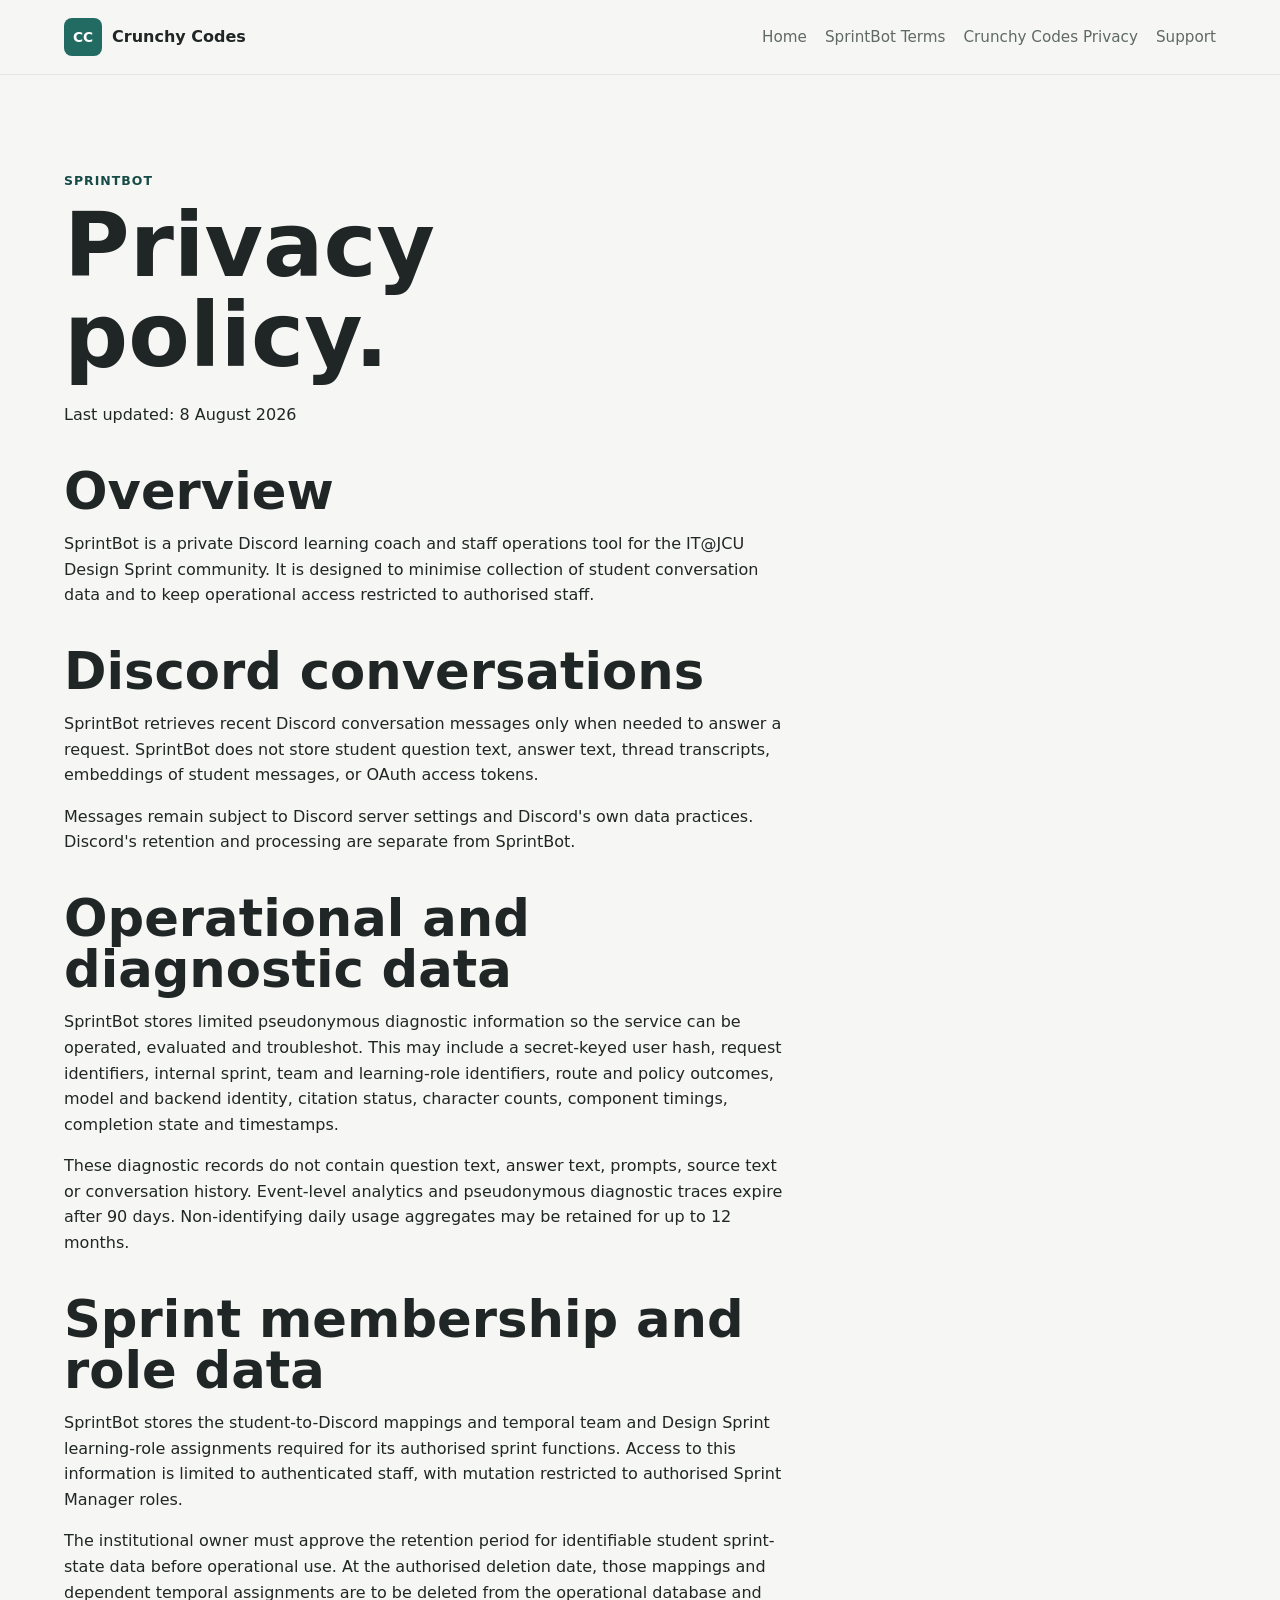
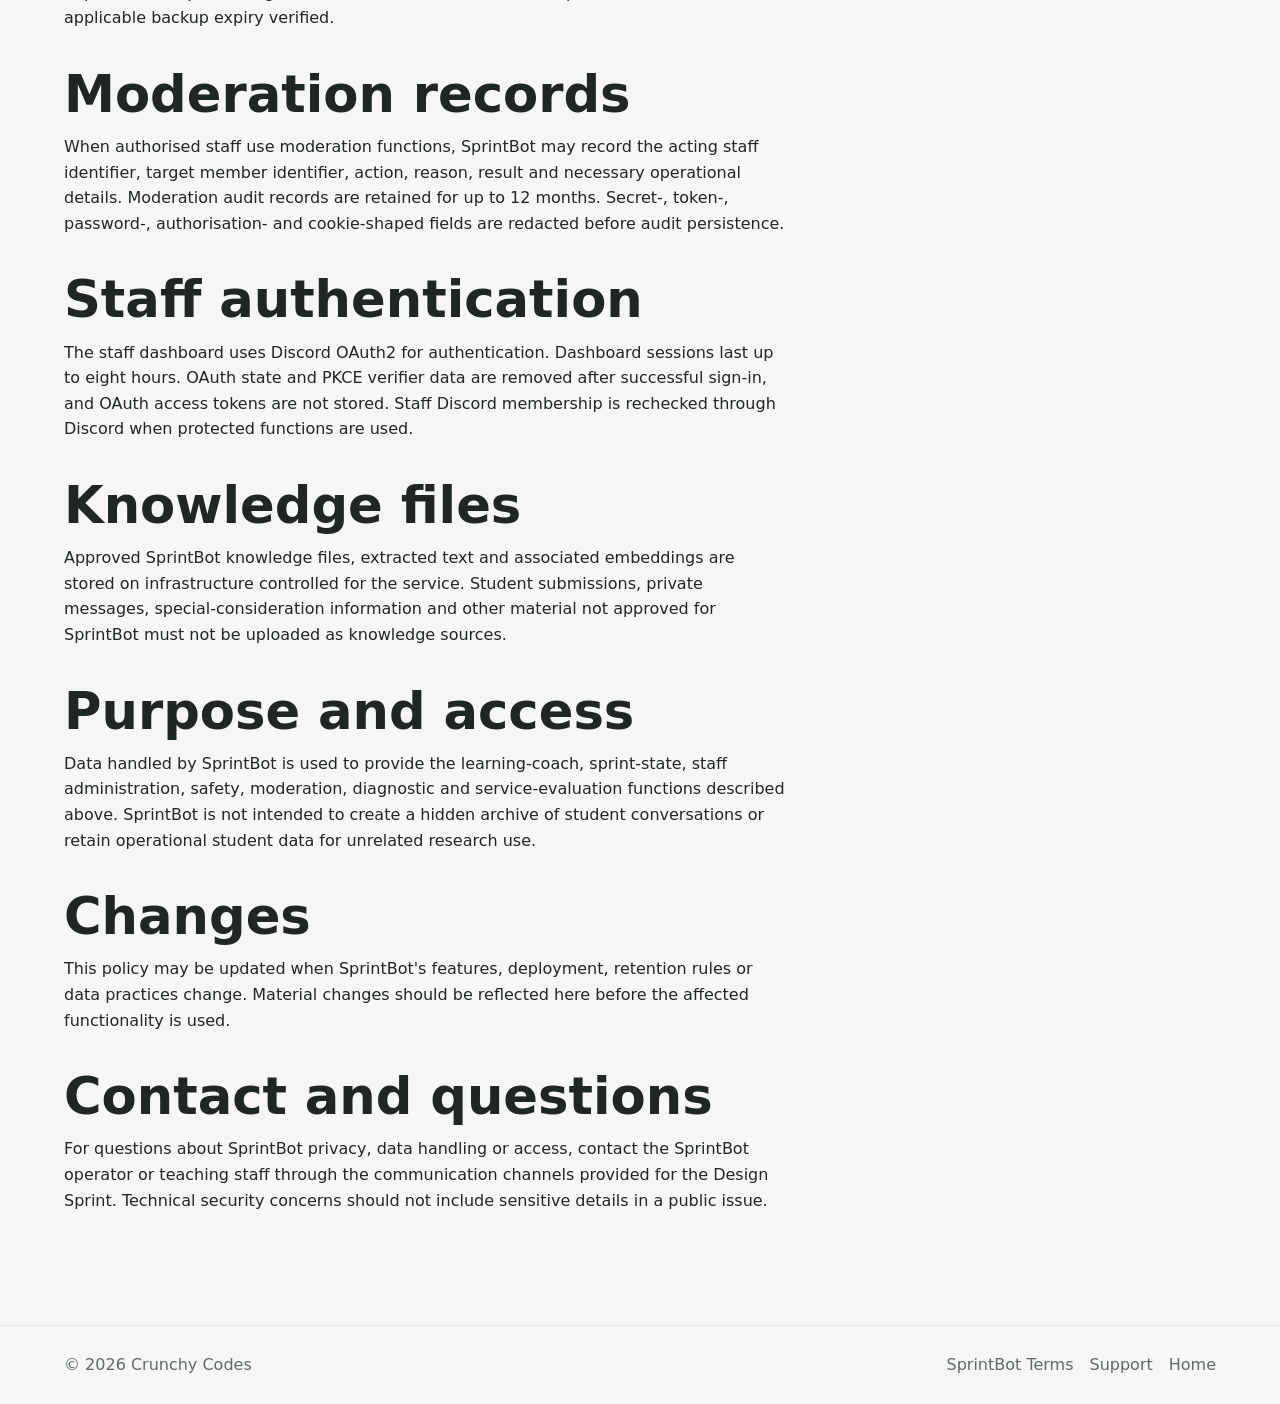
<file: sprintbot/privacy.html>
<!doctype html>
<html lang="en">
  <head>
    <meta charset="utf-8" />
    <meta name="viewport" content="width=device-width, initial-scale=1" />
    <title>SprintBot Privacy Policy | Crunchy Codes</title>
    <meta name="description" content="Privacy policy for SprintBot, a private Discord learning coach and staff operations tool for the IT@JCU Design Sprint community." />
    <link rel="canonical" href="https://crunchycodes.net/sprintbot/privacy.html" />
    <link rel="stylesheet" href="../styles.css" />
  </head>
  <body>
    <header class="site-header">
      <a class="brand" href="/">
        <span class="brand-mark" aria-hidden="true">cc</span>
        <span>Crunchy Codes</span>
      </a>
      <nav aria-label="Main navigation">
        <a href="/">Home</a>
        <a href="terms.html">SprintBot Terms</a>
        <a href="../privacy.html">Crunchy Codes Privacy</a>
        <a href="../support.html">Support</a>
      </nav>
    </header>

    <main class="content-page">
      <p class="eyebrow">SprintBot</p>
      <h1>Privacy policy.</h1>
      <p>Last updated: 8 August 2026</p>

      <section>
        <h2>Overview</h2>
        <p>SprintBot is a private Discord learning coach and staff operations tool for the IT@JCU Design Sprint community. It is designed to minimise collection of student conversation data and to keep operational access restricted to authorised staff.</p>
      </section>

      <section>
        <h2>Discord conversations</h2>
        <p>SprintBot retrieves recent Discord conversation messages only when needed to answer a request. SprintBot does not store student question text, answer text, thread transcripts, embeddings of student messages, or OAuth access tokens.</p>
        <p>Messages remain subject to Discord server settings and Discord's own data practices. Discord's retention and processing are separate from SprintBot.</p>
      </section>

      <section>
        <h2>Operational and diagnostic data</h2>
        <p>SprintBot stores limited pseudonymous diagnostic information so the service can be operated, evaluated and troubleshot. This may include a secret-keyed user hash, request identifiers, internal sprint, team and learning-role identifiers, route and policy outcomes, model and backend identity, citation status, character counts, component timings, completion state and timestamps.</p>
        <p>These diagnostic records do not contain question text, answer text, prompts, source text or conversation history. Event-level analytics and pseudonymous diagnostic traces expire after 90 days. Non-identifying daily usage aggregates may be retained for up to 12 months.</p>
      </section>

      <section>
        <h2>Sprint membership and role data</h2>
        <p>SprintBot stores the student-to-Discord mappings and temporal team and Design Sprint learning-role assignments required for its authorised sprint functions. Access to this information is limited to authenticated staff, with mutation restricted to authorised Sprint Manager roles.</p>
        <p>The institutional owner must approve the retention period for identifiable student sprint-state data before operational use. At the authorised deletion date, those mappings and dependent temporal assignments are to be deleted from the operational database and applicable backup expiry verified.</p>
      </section>

      <section>
        <h2>Moderation records</h2>
        <p>When authorised staff use moderation functions, SprintBot may record the acting staff identifier, target member identifier, action, reason, result and necessary operational details. Moderation audit records are retained for up to 12 months. Secret-, token-, password-, authorisation- and cookie-shaped fields are redacted before audit persistence.</p>
      </section>

      <section>
        <h2>Staff authentication</h2>
        <p>The staff dashboard uses Discord OAuth2 for authentication. Dashboard sessions last up to eight hours. OAuth state and PKCE verifier data are removed after successful sign-in, and OAuth access tokens are not stored. Staff Discord membership is rechecked through Discord when protected functions are used.</p>
      </section>

      <section>
        <h2>Knowledge files</h2>
        <p>Approved SprintBot knowledge files, extracted text and associated embeddings are stored on infrastructure controlled for the service. Student submissions, private messages, special-consideration information and other material not approved for SprintBot must not be uploaded as knowledge sources.</p>
      </section>

      <section>
        <h2>Purpose and access</h2>
        <p>Data handled by SprintBot is used to provide the learning-coach, sprint-state, staff administration, safety, moderation, diagnostic and service-evaluation functions described above. SprintBot is not intended to create a hidden archive of student conversations or retain operational student data for unrelated research use.</p>
      </section>

      <section>
        <h2>Changes</h2>
        <p>This policy may be updated when SprintBot's features, deployment, retention rules or data practices change. Material changes should be reflected here before the affected functionality is used.</p>
      </section>

      <section>
        <h2>Contact and questions</h2>
        <p>For questions about SprintBot privacy, data handling or access, contact the SprintBot operator or teaching staff through the communication channels provided for the Design Sprint. Technical security concerns should not include sensitive details in a public issue.</p>
      </section>
    </main>

    <footer class="site-footer">
      <span>&copy; 2026 Crunchy Codes</span>
      <div>
        <a href="terms.html">SprintBot Terms</a>
        <a href="../support.html">Support</a>
        <a href="/">Home</a>
      </div>
    </footer>
  </body>
</html>
</file>
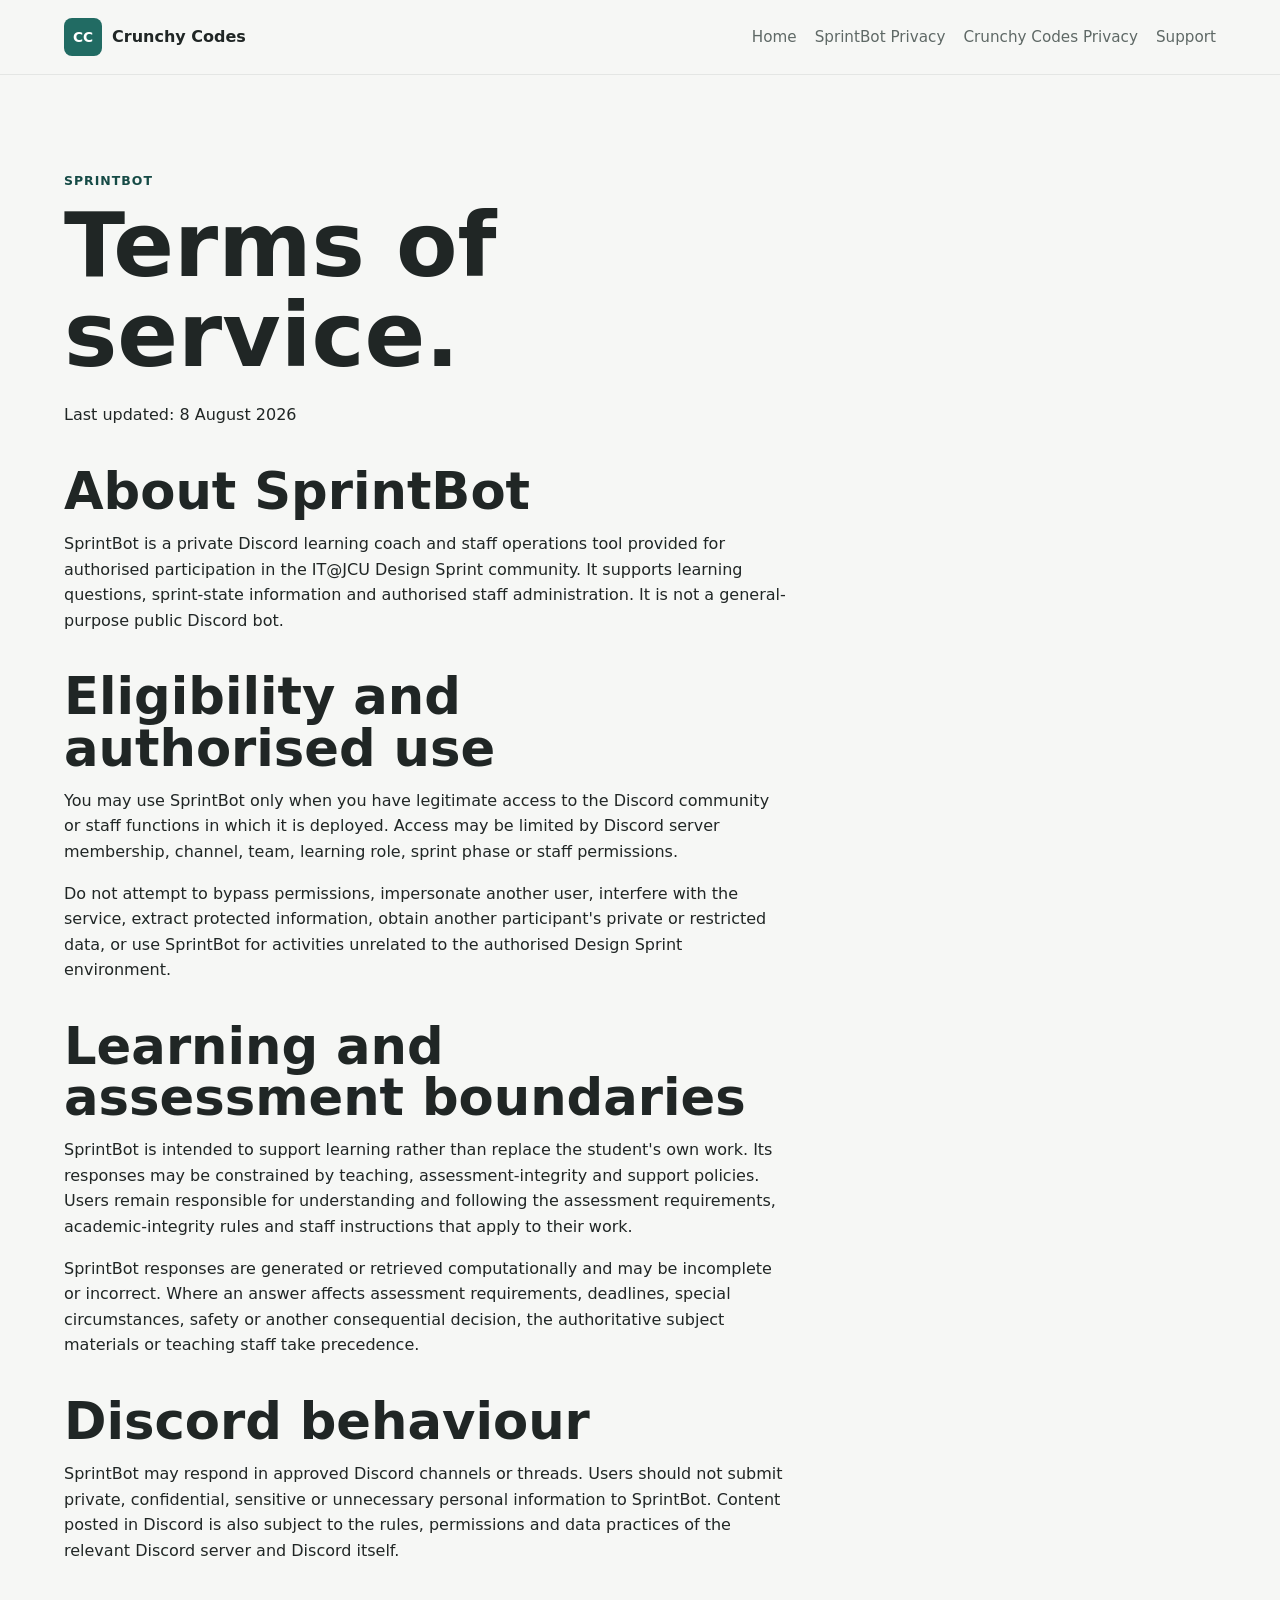
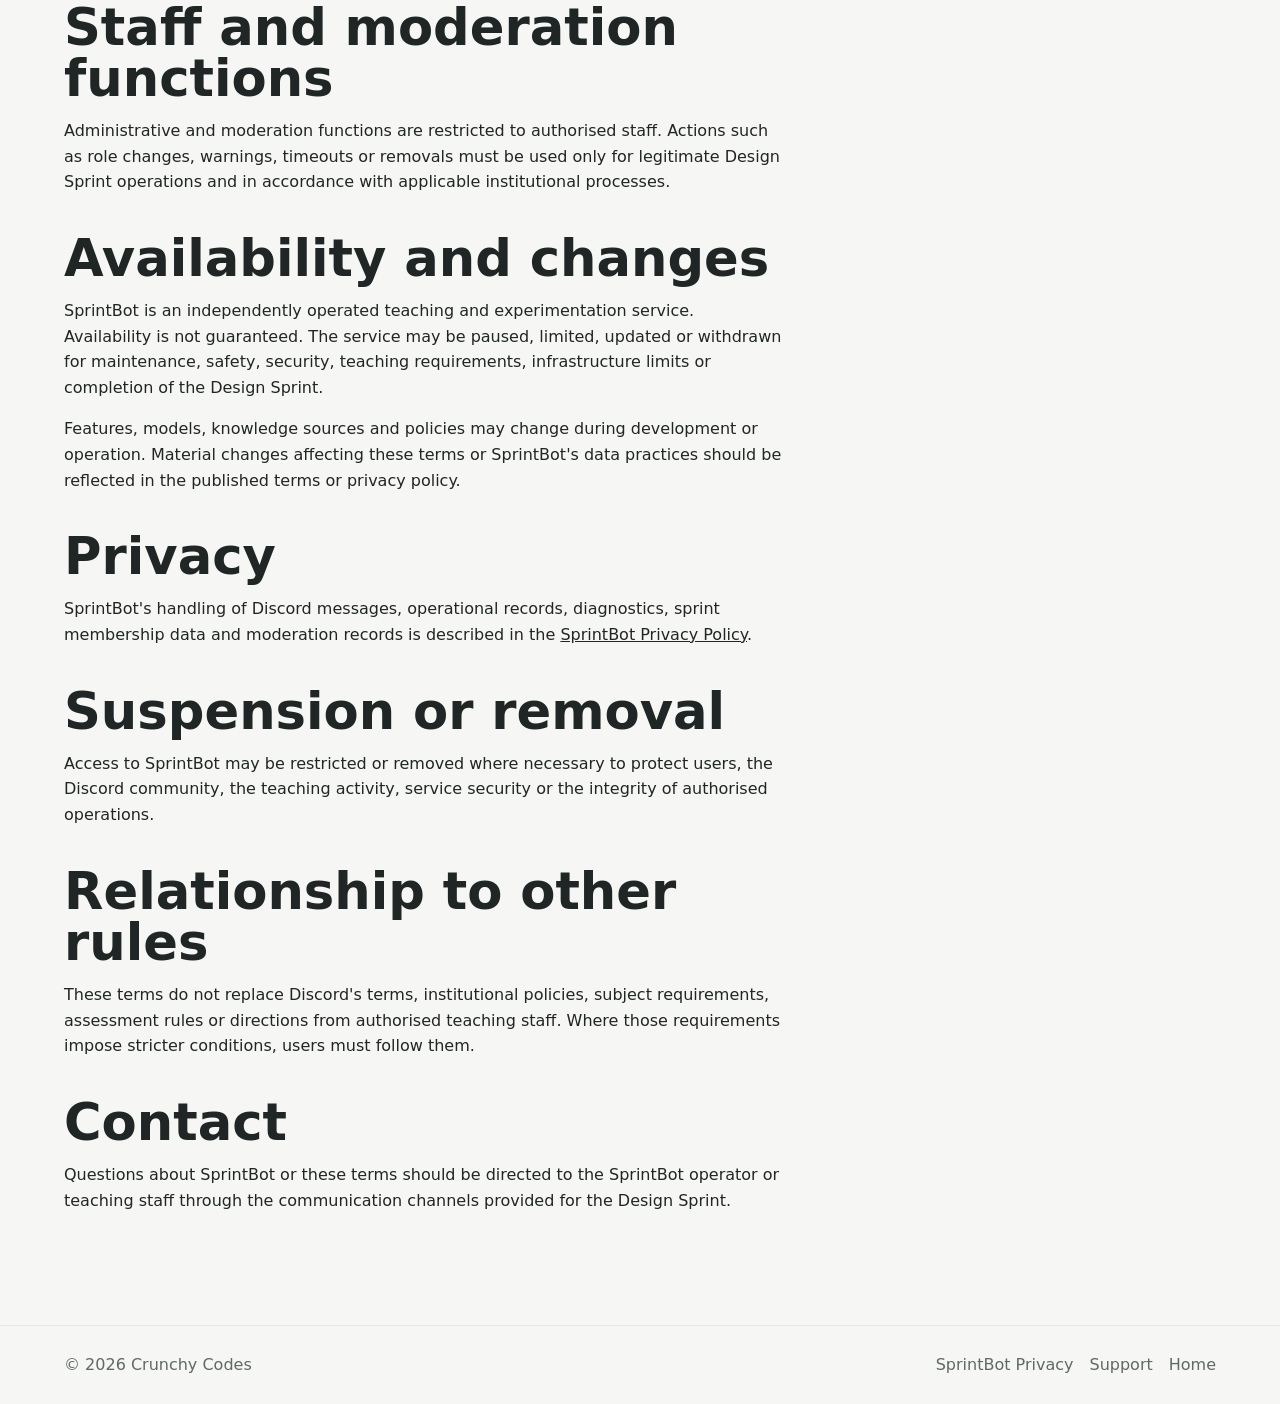
<file: sprintbot/terms.html>
<!doctype html>
<html lang="en">
  <head>
    <meta charset="utf-8" />
    <meta name="viewport" content="width=device-width, initial-scale=1" />
    <title>SprintBot Terms of Service | Crunchy Codes</title>
    <meta name="description" content="Terms of service for SprintBot, a private Discord learning coach and staff operations tool for the IT@JCU Design Sprint community." />
    <link rel="canonical" href="https://crunchycodes.net/sprintbot/terms.html" />
    <link rel="stylesheet" href="../styles.css" />
  </head>
  <body>
    <header class="site-header">
      <a class="brand" href="/">
        <span class="brand-mark" aria-hidden="true">cc</span>
        <span>Crunchy Codes</span>
      </a>
      <nav aria-label="Main navigation">
        <a href="/">Home</a>
        <a href="privacy.html">SprintBot Privacy</a>
        <a href="../privacy.html">Crunchy Codes Privacy</a>
        <a href="../support.html">Support</a>
      </nav>
    </header>

    <main class="content-page">
      <p class="eyebrow">SprintBot</p>
      <h1>Terms of service.</h1>
      <p>Last updated: 8 August 2026</p>

      <section>
        <h2>About SprintBot</h2>
        <p>SprintBot is a private Discord learning coach and staff operations tool provided for authorised participation in the IT@JCU Design Sprint community. It supports learning questions, sprint-state information and authorised staff administration. It is not a general-purpose public Discord bot.</p>
      </section>

      <section>
        <h2>Eligibility and authorised use</h2>
        <p>You may use SprintBot only when you have legitimate access to the Discord community or staff functions in which it is deployed. Access may be limited by Discord server membership, channel, team, learning role, sprint phase or staff permissions.</p>
        <p>Do not attempt to bypass permissions, impersonate another user, interfere with the service, extract protected information, obtain another participant's private or restricted data, or use SprintBot for activities unrelated to the authorised Design Sprint environment.</p>
      </section>

      <section>
        <h2>Learning and assessment boundaries</h2>
        <p>SprintBot is intended to support learning rather than replace the student's own work. Its responses may be constrained by teaching, assessment-integrity and support policies. Users remain responsible for understanding and following the assessment requirements, academic-integrity rules and staff instructions that apply to their work.</p>
        <p>SprintBot responses are generated or retrieved computationally and may be incomplete or incorrect. Where an answer affects assessment requirements, deadlines, special circumstances, safety or another consequential decision, the authoritative subject materials or teaching staff take precedence.</p>
      </section>

      <section>
        <h2>Discord behaviour</h2>
        <p>SprintBot may respond in approved Discord channels or threads. Users should not submit private, confidential, sensitive or unnecessary personal information to SprintBot. Content posted in Discord is also subject to the rules, permissions and data practices of the relevant Discord server and Discord itself.</p>
      </section>

      <section>
        <h2>Staff and moderation functions</h2>
        <p>Administrative and moderation functions are restricted to authorised staff. Actions such as role changes, warnings, timeouts or removals must be used only for legitimate Design Sprint operations and in accordance with applicable institutional processes.</p>
      </section>

      <section>
        <h2>Availability and changes</h2>
        <p>SprintBot is an independently operated teaching and experimentation service. Availability is not guaranteed. The service may be paused, limited, updated or withdrawn for maintenance, safety, security, teaching requirements, infrastructure limits or completion of the Design Sprint.</p>
        <p>Features, models, knowledge sources and policies may change during development or operation. Material changes affecting these terms or SprintBot's data practices should be reflected in the published terms or privacy policy.</p>
      </section>

      <section>
        <h2>Privacy</h2>
        <p>SprintBot's handling of Discord messages, operational records, diagnostics, sprint membership data and moderation records is described in the <a href="privacy.html">SprintBot Privacy Policy</a>.</p>
      </section>

      <section>
        <h2>Suspension or removal</h2>
        <p>Access to SprintBot may be restricted or removed where necessary to protect users, the Discord community, the teaching activity, service security or the integrity of authorised operations.</p>
      </section>

      <section>
        <h2>Relationship to other rules</h2>
        <p>These terms do not replace Discord's terms, institutional policies, subject requirements, assessment rules or directions from authorised teaching staff. Where those requirements impose stricter conditions, users must follow them.</p>
      </section>

      <section>
        <h2>Contact</h2>
        <p>Questions about SprintBot or these terms should be directed to the SprintBot operator or teaching staff through the communication channels provided for the Design Sprint.</p>
      </section>
    </main>

    <footer class="site-footer">
      <span>&copy; 2026 Crunchy Codes</span>
      <div>
        <a href="privacy.html">SprintBot Privacy</a>
        <a href="../support.html">Support</a>
        <a href="/">Home</a>
      </div>
    </footer>
  </body>
</html>
</file>
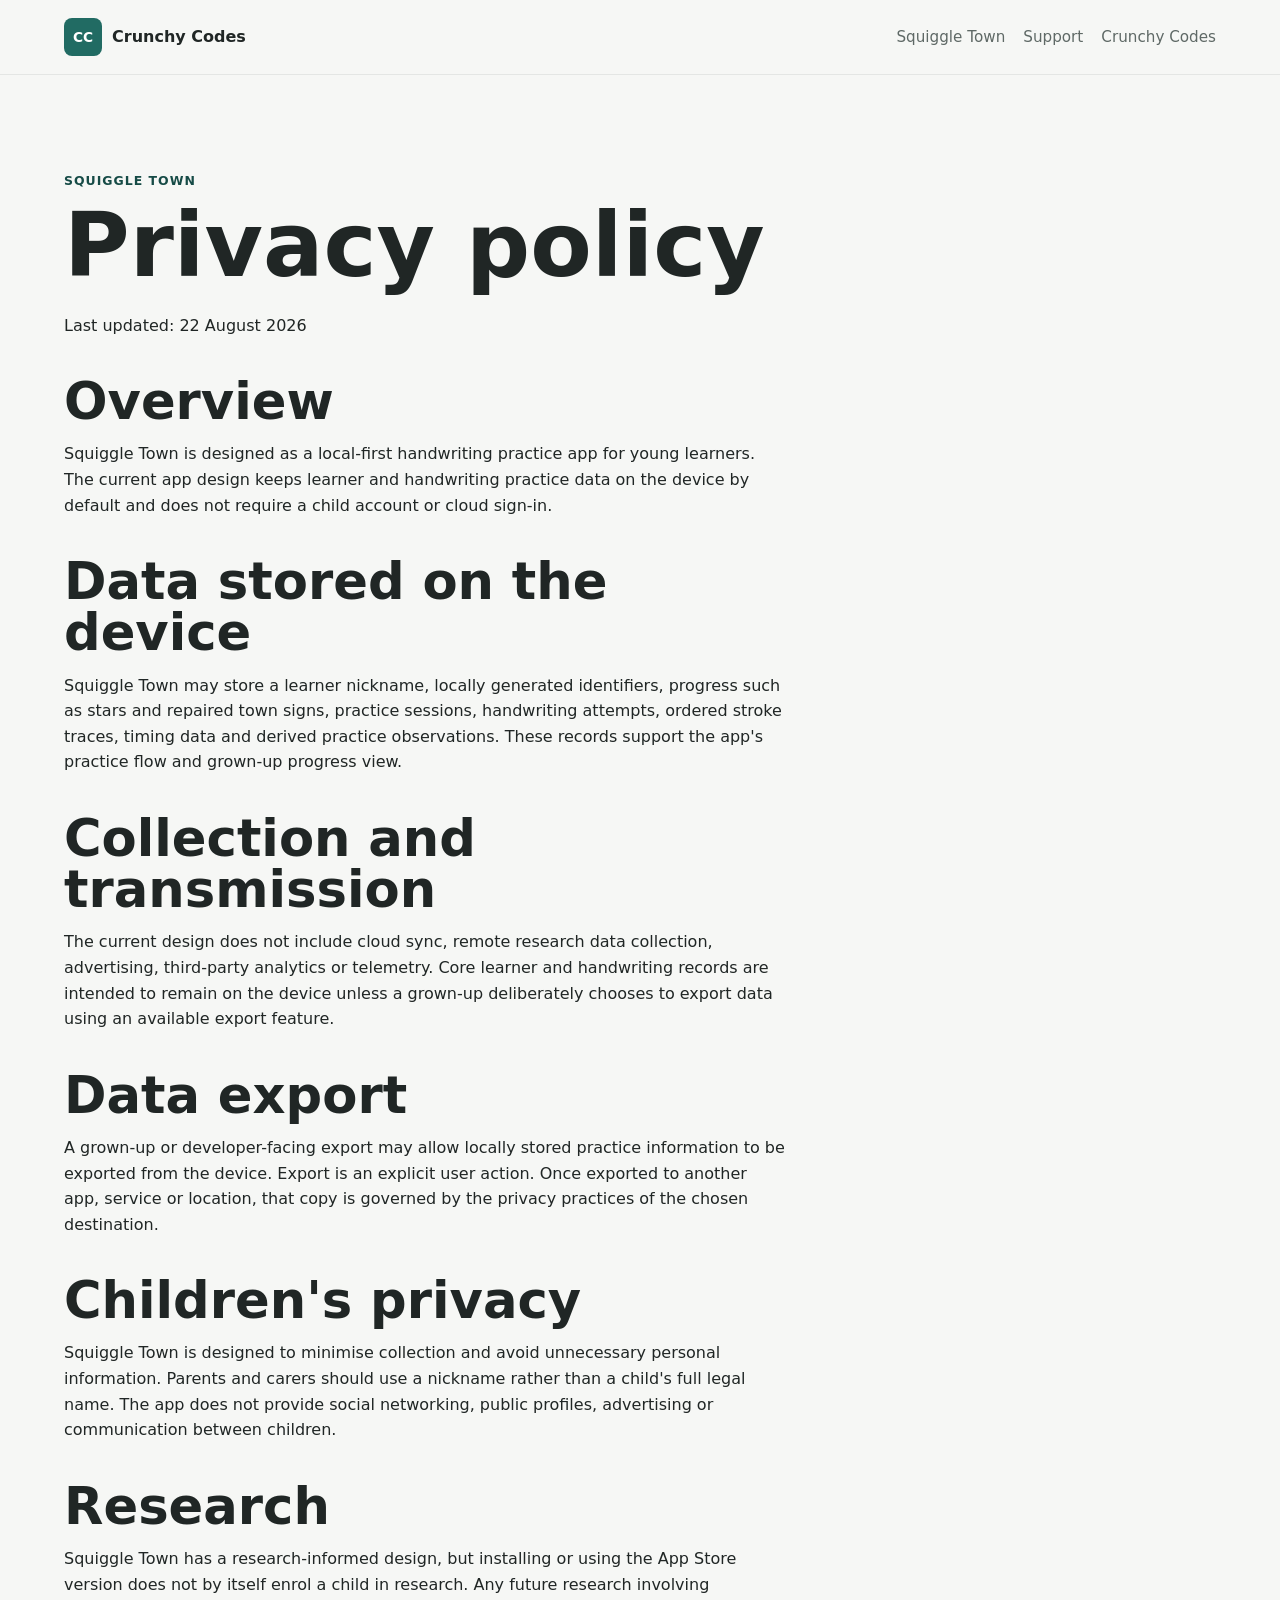
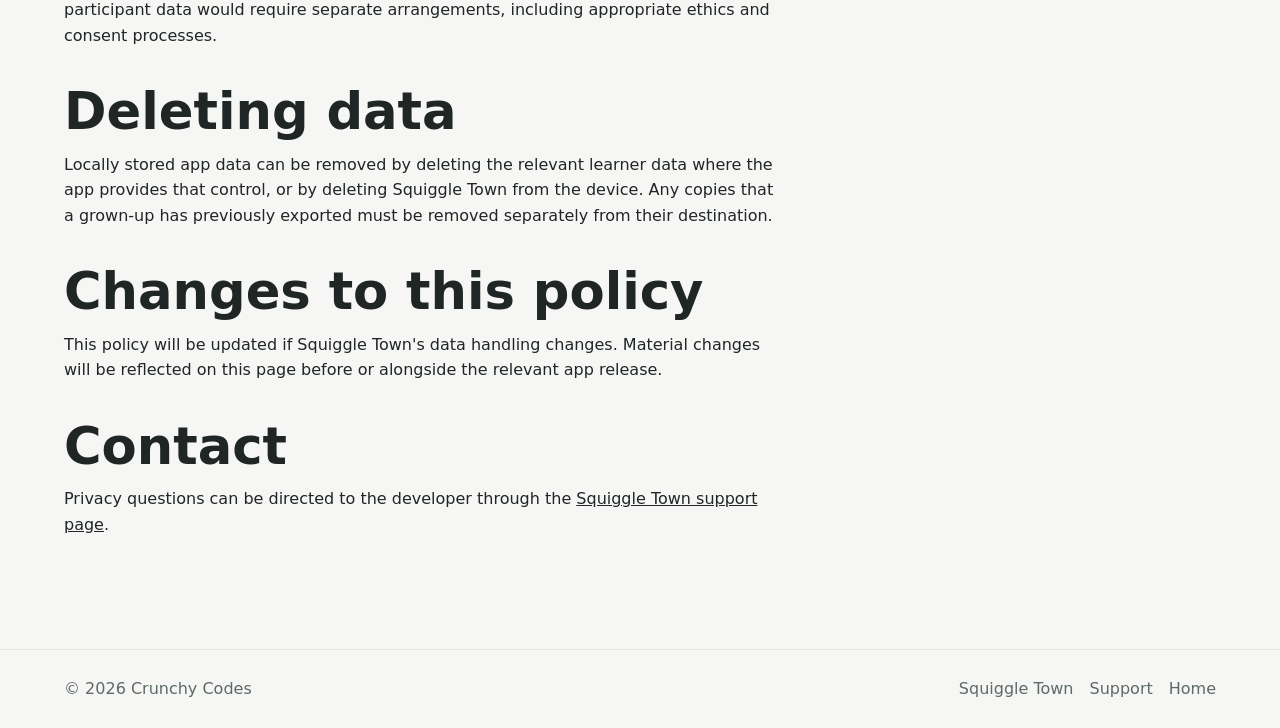
<file: squiggletown/privacy.html>
<!doctype html>
<html lang="en">
  <head>
    <meta charset="utf-8" />
    <meta name="viewport" content="width=device-width, initial-scale=1" />
    <title>Squiggle Town Privacy Policy | Crunchy Codes</title>
    <meta
      name="description"
      content="Privacy policy for the Squiggle Town handwriting practice app."
    />
    <link rel="canonical" href="https://crunchycodes.net/squiggletown/privacy.html" />
    <link rel="stylesheet" href="../styles.css" />
  </head>
  <body>
    <header class="site-header">
      <a class="brand" href="/" aria-label="Crunchy Codes home">
        <span class="brand-mark" aria-hidden="true">cc</span>
        <span>Crunchy Codes</span>
      </a>
      <nav aria-label="Main navigation">
        <a href="index.html">Squiggle Town</a>
        <a href="support.html">Support</a>
        <a href="/">Crunchy Codes</a>
      </nav>
    </header>

    <main class="content-page">
      <p class="eyebrow">Squiggle Town</p>
      <h1>Privacy policy</h1>
      <p>Last updated: 22 August 2026</p>

      <section>
        <h2>Overview</h2>
        <p>
          Squiggle Town is designed as a local-first handwriting practice app for
          young learners. The current app design keeps learner and handwriting
          practice data on the device by default and does not require a child
          account or cloud sign-in.
        </p>
      </section>

      <section>
        <h2>Data stored on the device</h2>
        <p>
          Squiggle Town may store a learner nickname, locally generated
          identifiers, progress such as stars and repaired town signs, practice
          sessions, handwriting attempts, ordered stroke traces, timing data and
          derived practice observations. These records support the app's practice
          flow and grown-up progress view.
        </p>
      </section>

      <section>
        <h2>Collection and transmission</h2>
        <p>
          The current design does not include cloud sync, remote research data
          collection, advertising, third-party analytics or telemetry. Core
          learner and handwriting records are intended to remain on the device
          unless a grown-up deliberately chooses to export data using an
          available export feature.
        </p>
      </section>

      <section>
        <h2>Data export</h2>
        <p>
          A grown-up or developer-facing export may allow locally stored practice
          information to be exported from the device. Export is an explicit user
          action. Once exported to another app, service or location, that copy is
          governed by the privacy practices of the chosen destination.
        </p>
      </section>

      <section>
        <h2>Children's privacy</h2>
        <p>
          Squiggle Town is designed to minimise collection and avoid unnecessary
          personal information. Parents and carers should use a nickname rather
          than a child's full legal name. The app does not provide social
          networking, public profiles, advertising or communication between
          children.
        </p>
      </section>

      <section>
        <h2>Research</h2>
        <p>
          Squiggle Town has a research-informed design, but installing or using
          the App Store version does not by itself enrol a child in research.
          Any future research involving participant data would require separate
          arrangements, including appropriate ethics and consent processes.
        </p>
      </section>

      <section>
        <h2>Deleting data</h2>
        <p>
          Locally stored app data can be removed by deleting the relevant learner
          data where the app provides that control, or by deleting Squiggle Town
          from the device. Any copies that a grown-up has previously exported
          must be removed separately from their destination.
        </p>
      </section>

      <section>
        <h2>Changes to this policy</h2>
        <p>
          This policy will be updated if Squiggle Town's data handling changes.
          Material changes will be reflected on this page before or alongside the
          relevant app release.
        </p>
      </section>

      <section>
        <h2>Contact</h2>
        <p>
          Privacy questions can be directed to the developer through the
          <a href="support.html">Squiggle Town support page</a>.
        </p>
      </section>
    </main>

    <footer class="site-footer">
      <span>&copy; 2026 Crunchy Codes</span>
      <div>
        <a href="index.html">Squiggle Town</a>
        <a href="support.html">Support</a>
        <a href="/">Home</a>
      </div>
    </footer>
  </body>
</html>
</file>
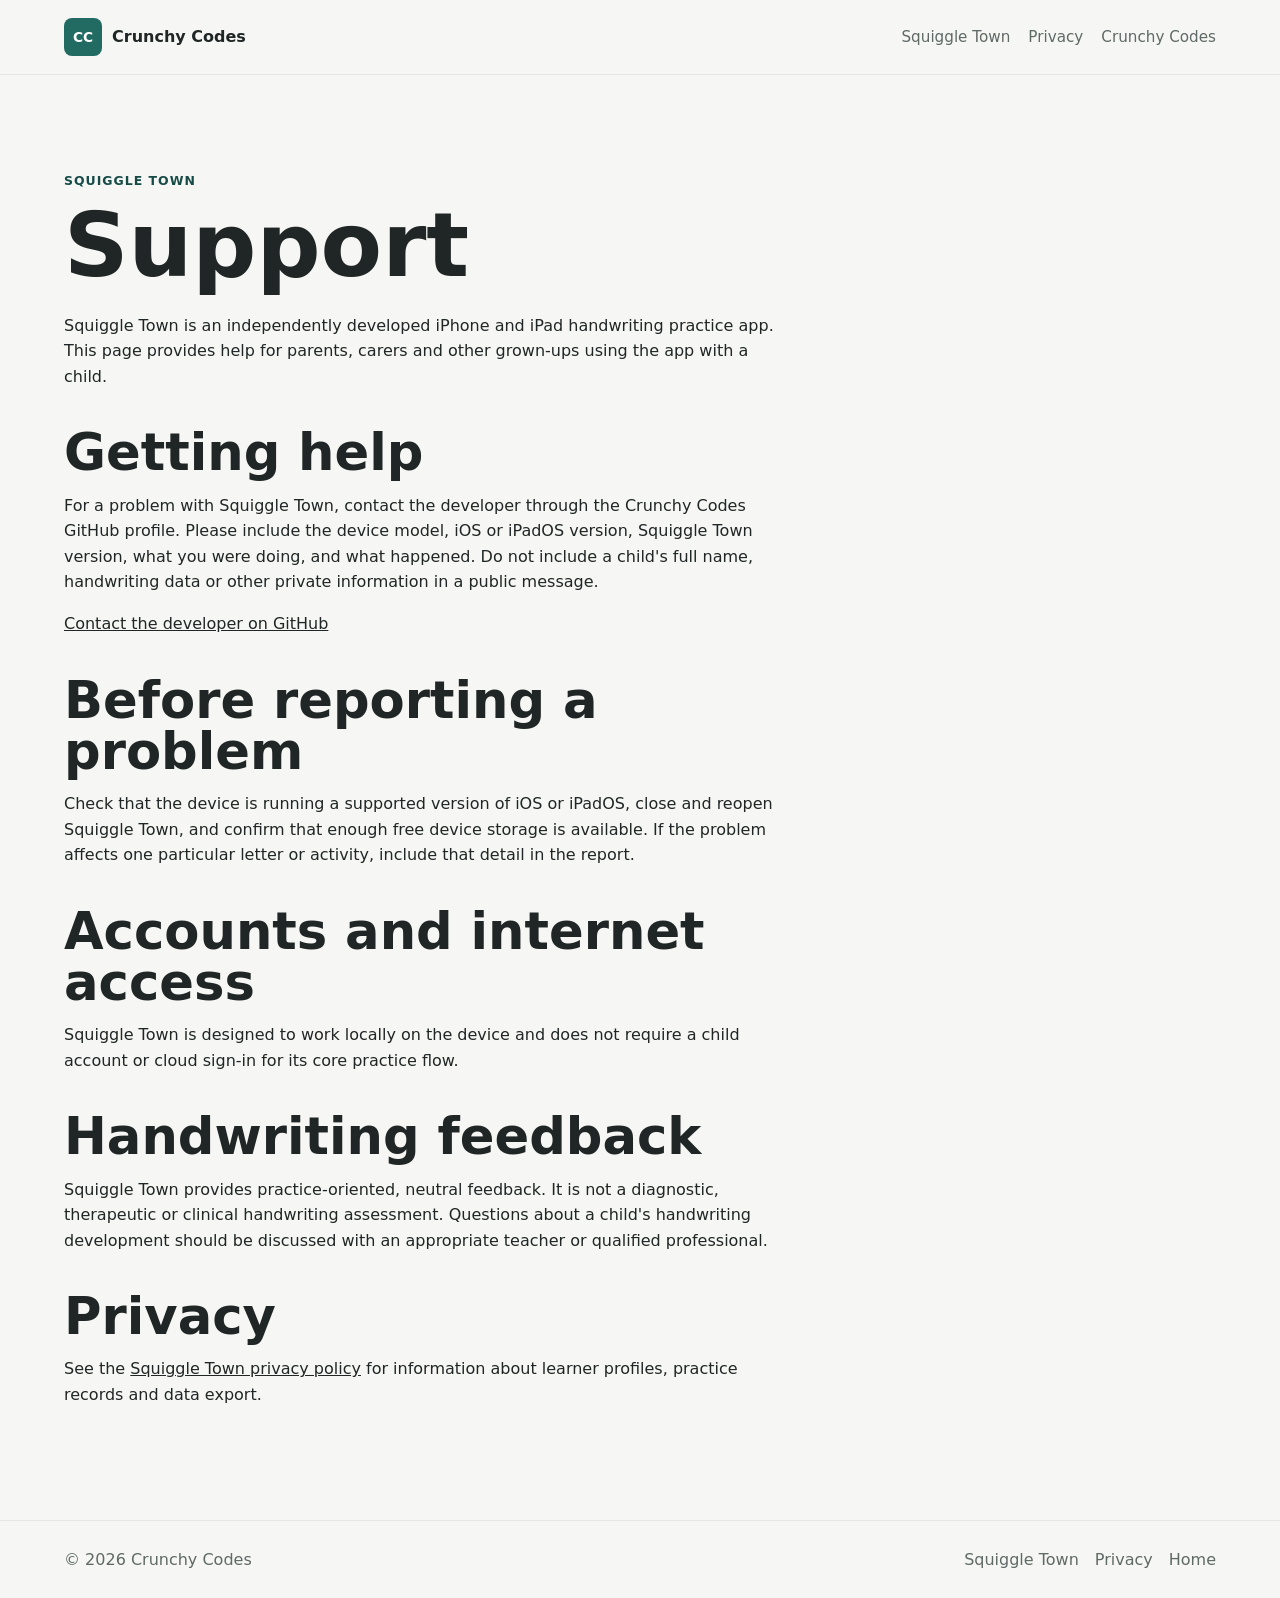
<file: squiggletown/support.html>
<!doctype html>
<html lang="en">
  <head>
    <meta charset="utf-8" />
    <meta name="viewport" content="width=device-width, initial-scale=1" />
    <title>Squiggle Town Support | Crunchy Codes</title>
    <meta
      name="description"
      content="Support information for the Squiggle Town handwriting practice app."
    />
    <link rel="canonical" href="https://crunchycodes.net/squiggletown/support.html" />
    <link rel="stylesheet" href="../styles.css" />
  </head>
  <body>
    <header class="site-header">
      <a class="brand" href="/" aria-label="Crunchy Codes home">
        <span class="brand-mark" aria-hidden="true">cc</span>
        <span>Crunchy Codes</span>
      </a>
      <nav aria-label="Main navigation">
        <a href="index.html">Squiggle Town</a>
        <a href="privacy.html">Privacy</a>
        <a href="/">Crunchy Codes</a>
      </nav>
    </header>

    <main class="content-page">
      <p class="eyebrow">Squiggle Town</p>
      <h1>Support</h1>
      <p>
        Squiggle Town is an independently developed iPhone and iPad handwriting
        practice app. This page provides help for parents, carers and other
        grown-ups using the app with a child.
      </p>

      <section>
        <h2>Getting help</h2>
        <p>
          For a problem with Squiggle Town, contact the developer through the
          Crunchy Codes GitHub profile. Please include the device model, iOS or
          iPadOS version, Squiggle Town version, what you were doing, and what
          happened. Do not include a child's full name, handwriting data or other
          private information in a public message.
        </p>
        <p>
          <a href="https://github.com/ozyjay">Contact the developer on GitHub</a>
        </p>
      </section>

      <section>
        <h2>Before reporting a problem</h2>
        <p>
          Check that the device is running a supported version of iOS or iPadOS,
          close and reopen Squiggle Town, and confirm that enough free device
          storage is available. If the problem affects one particular letter or
          activity, include that detail in the report.
        </p>
      </section>

      <section>
        <h2>Accounts and internet access</h2>
        <p>
          Squiggle Town is designed to work locally on the device and does not
          require a child account or cloud sign-in for its core practice flow.
        </p>
      </section>

      <section>
        <h2>Handwriting feedback</h2>
        <p>
          Squiggle Town provides practice-oriented, neutral feedback. It is not a
          diagnostic, therapeutic or clinical handwriting assessment. Questions
          about a child's handwriting development should be discussed with an
          appropriate teacher or qualified professional.
        </p>
      </section>

      <section>
        <h2>Privacy</h2>
        <p>
          See the <a href="privacy.html">Squiggle Town privacy policy</a> for
          information about learner profiles, practice records and data export.
        </p>
      </section>
    </main>

    <footer class="site-footer">
      <span>&copy; 2026 Crunchy Codes</span>
      <div>
        <a href="index.html">Squiggle Town</a>
        <a href="privacy.html">Privacy</a>
        <a href="/">Home</a>
      </div>
    </footer>
  </body>
</html>
</file>
<file: styles.css>
:root {
  color-scheme: light;
  --background: #f6f7f5;
  --surface: #ffffff;
  --ink: #202625;
  --muted: #5f6966;
  --line: #dce2dc;
  --accent: #216b63;
  --accent-strong: #164b46;
  --accent-soft: #dceee9;
  --warm: #d48a2c;
  --cool: #315f8f;
  --rose: #b65559;
  --shadow: 0 24px 70px rgba(31, 42, 39, 0.13);
}

* {
  box-sizing: border-box;
}

html {
  scroll-behavior: smooth;
}

body {
  margin: 0;
  background: var(--background);
  color: var(--ink);
  font-family:
    Inter, ui-sans-serif, system-ui, -apple-system, BlinkMacSystemFont, "Segoe UI",
    sans-serif;
  line-height: 1.6;
}

a {
  color: inherit;
}

.site-header {
  position: sticky;
  top: 0;
  z-index: 10;
  display: flex;
  align-items: center;
  justify-content: space-between;
  gap: 24px;
  padding: 18px clamp(20px, 5vw, 72px);
  background: rgba(246, 247, 245, 0.92);
  border-bottom: 1px solid rgba(29, 37, 37, 0.08);
  backdrop-filter: blur(16px);
}

.brand {
  display: inline-flex;
  align-items: center;
  gap: 10px;
  font-weight: 800;
  text-decoration: none;
}

.brand-mark {
  display: inline-grid;
  width: 38px;
  height: 38px;
  place-items: center;
  border-radius: 8px;
  background: var(--accent);
  color: white;
  font-size: 0.86rem;
  letter-spacing: 0;
  text-transform: uppercase;
}

nav {
  display: flex;
  flex-wrap: wrap;
  justify-content: flex-end;
  gap: 8px 18px;
  color: var(--muted);
  font-size: 0.95rem;
}

nav a,
.site-footer a,
.card-links a {
  text-decoration: none;
}

nav a:hover,
.site-footer a:hover,
.card-links a:hover {
  color: var(--accent-strong);
}

.hero {
  display: grid;
  grid-template-columns: minmax(0, 1.03fr) minmax(300px, 0.97fr);
  align-items: center;
  gap: clamp(32px, 6vw, 84px);
  min-height: calc(100vh - 76px);
  padding: clamp(52px, 8vw, 112px) clamp(20px, 5vw, 72px) clamp(36px, 5vw, 72px);
}

.hero-copy {
  min-width: 0;
  max-width: 680px;
}

.eyebrow,
.status {
  margin: 0 0 10px;
  color: var(--accent-strong);
  font-size: 0.78rem;
  font-weight: 800;
  letter-spacing: 0.08em;
  text-transform: uppercase;
}

h1,
h2,
h3,
p {
  margin-top: 0;
}

h1 {
  max-width: 12ch;
  margin-bottom: 22px;
  font-size: clamp(3rem, 6.2vw, 5.8rem);
  line-height: 1;
  letter-spacing: 0;
}

h2 {
  margin-bottom: 14px;
  font-size: clamp(2rem, 4vw, 3.6rem);
  line-height: 1;
  letter-spacing: 0;
}

h3 {
  margin-bottom: 12px;
  font-size: 1.35rem;
  line-height: 1.15;
}

.hero-copy p:not(.eyebrow),
.section-heading p,
.band p,
.feature-card p {
  color: var(--muted);
}

.hero-copy p:not(.eyebrow) {
  max-width: 58ch;
  font-size: 1.12rem;
}

.hero-actions,
.card-links {
  display: flex;
  flex-wrap: wrap;
  gap: 12px;
}

.button {
  display: inline-flex;
  min-height: 46px;
  align-items: center;
  justify-content: center;
  border: 1px solid transparent;
  border-radius: 8px;
  padding: 10px 18px;
  font-weight: 800;
  text-decoration: none;
}

.button.primary {
  background: var(--accent);
  color: white;
}

.button.primary:hover {
  background: var(--accent-strong);
}

.button.secondary {
  border-color: var(--line);
  background: rgba(255, 255, 255, 0.58);
}

.workbench {
  width: 100%;
  max-width: 620px;
  min-width: 0;
  margin-left: auto;
  overflow: hidden;
  border: 1px solid rgba(29, 37, 37, 0.12);
  border-radius: 8px;
  background: #1f2a27;
  box-shadow: var(--shadow);
}

.workbench-header {
  display: flex;
  flex-wrap: wrap;
  gap: 10px;
  padding: 18px;
  background: #273532;
}

.pill {
  display: inline-flex;
  align-items: center;
  min-height: 30px;
  border-radius: 999px;
  padding: 4px 12px;
  background: rgba(255, 255, 255, 0.1);
  color: #ecf4ef;
  font-size: 0.78rem;
  font-weight: 800;
  letter-spacing: 0.04em;
  text-transform: uppercase;
}

.workbench-grid {
  display: grid;
  grid-template-columns: repeat(2, minmax(0, 1fr));
  gap: 14px;
  padding: clamp(28px, 5vw, 56px);
}

.tile {
  container-type: inline-size;
  min-width: 0;
  min-height: 150px;
  display: flex;
  flex-direction: column;
  justify-content: space-between;
  gap: 28px;
  border: 1px solid rgba(255, 255, 255, 0.12);
  border-radius: 8px;
  padding: clamp(18px, 4vw, 28px);
  background: #f8fbf7;
}

.tile.large {
  grid-row: span 2;
  min-height: 314px;
  background: var(--accent-soft);
}

.tile span {
  color: var(--accent-strong);
  font-size: 0.78rem;
  font-weight: 800;
  letter-spacing: 0.08em;
  text-transform: uppercase;
}

.tile strong {
  max-width: 100%;
  color: var(--ink);
  font-size: clamp(1.25rem, 9cqi, 1.9rem);
  line-height: 1.08;
  overflow-wrap: anywhere;
  text-wrap: balance;
}

.about-me {
  display: grid;
  grid-template-columns: minmax(180px, 0.58fr) minmax(0, 1.42fr);
  gap: clamp(24px, 4vw, 48px);
  align-items: center;
  margin: 0 clamp(20px, 5vw, 72px) clamp(26px, 5vw, 42px);
  padding: clamp(24px, 5vw, 42px);
  border: 1px solid var(--line);
  border-radius: 8px;
  background: var(--surface);
}

.about-identity {
  display: grid;
  gap: 18px;
  align-items: start;
}

.about-avatar {
  display: block;
  width: min(100%, 220px);
  height: auto;
  aspect-ratio: 1;
  border: 1px solid var(--line);
  border-radius: 8px;
  object-fit: cover;
}

.about-identity h2 {
  margin-bottom: 0;
  font-size: clamp(1.55rem, 2.8vw, 2.35rem);
}

.about-copy {
  max-width: 760px;
}

.about-copy h2 {
  font-size: clamp(2rem, 4vw, 3.3rem);
}

.about-copy p {
  color: var(--muted);
  font-size: 1.06rem;
}

.section {
  padding: clamp(58px, 8vw, 108px) clamp(20px, 5vw, 72px);
}

.now-building {
  display: grid;
  grid-template-columns: minmax(220px, 0.7fr) minmax(0, 1.3fr);
  gap: clamp(22px, 4vw, 48px);
  align-items: start;
  margin: 0 clamp(20px, 5vw, 72px);
  padding: clamp(26px, 5vw, 42px);
  border: 1px solid var(--line);
  border-radius: 8px;
  background: var(--surface);
}

.now-building h2 {
  margin-bottom: 0;
  font-size: clamp(1.75rem, 3vw, 2.65rem);
}

.activity-list {
  display: grid;
  gap: 12px;
  margin: 0;
  padding: 0;
  list-style: none;
}

.activity-list li {
  display: grid;
  grid-template-columns: 76px minmax(0, 1fr);
  gap: 14px;
  align-items: baseline;
  padding: 14px 0;
  border-bottom: 1px solid var(--line);
}

.activity-list li:last-child {
  border-bottom: 0;
}

.activity-list time {
  color: var(--accent-strong);
  font-size: 0.82rem;
  font-weight: 900;
  text-transform: uppercase;
}

.activity-list span {
  color: var(--muted);
  font-weight: 700;
}

.section-heading {
  max-width: 760px;
  margin-bottom: 30px;
}

.lane-grid,
.principle-list {
  display: grid;
  grid-template-columns: repeat(3, minmax(0, 1fr));
  gap: 18px;
}

.lane-grid {
  margin-bottom: 18px;
}

.lane-card,
.principle-list article {
  border: 1px solid var(--line);
  border-radius: 8px;
  background: var(--surface);
}

.lane-card {
  padding: clamp(20px, 3vw, 28px);
}

.lane-card p,
.principle-list p {
  color: var(--muted);
}

.feature-grid {
  display: grid;
  grid-template-columns: repeat(3, minmax(0, 1fr));
  gap: 18px;
}

.feature-card {
  min-height: 250px;
  padding: clamp(22px, 4vw, 34px);
  border: 1px solid var(--line);
  border-radius: 8px;
  background: var(--surface);
}

.feature-card.featured {
  grid-column: span 2;
  background: #f8fbf7;
}

.feature-card.compact {
  min-height: 220px;
  padding: clamp(20px, 3vw, 28px);
}

.feature-card.compact h3 {
  font-size: 1.22rem;
}

.feature-card p {
  max-width: 58ch;
}

.meta-list {
  display: flex;
  flex-wrap: wrap;
  gap: 8px;
  margin-top: 22px;
}

.meta-list span {
  display: inline-flex;
  min-height: 32px;
  align-items: center;
  border: 1px solid var(--line);
  border-radius: 999px;
  padding: 4px 12px;
  color: var(--muted);
  font-size: 0.86rem;
  font-weight: 800;
}

.card-links {
  margin-top: 24px;
  color: var(--accent-strong);
  font-weight: 800;
}

.card-links span {
  color: var(--muted);
}

.principles {
  padding: 0 clamp(20px, 5vw, 72px) clamp(58px, 8vw, 108px);
}

.principle-list article {
  padding: clamp(20px, 3vw, 30px);
  background: #f8fbf7;
}

.band {
  display: flex;
  align-items: center;
  justify-content: space-between;
  gap: 24px;
  margin: 0 clamp(20px, 5vw, 72px) clamp(44px, 6vw, 84px);
  padding: clamp(26px, 5vw, 46px);
  border-radius: 8px;
  background: var(--accent-soft);
}

.band div {
  max-width: 760px;
}

.site-footer {
  display: flex;
  align-items: center;
  justify-content: space-between;
  gap: 16px;
  padding: 26px clamp(20px, 5vw, 72px);
  border-top: 1px solid rgba(29, 37, 37, 0.08);
  color: var(--muted);
}

.site-footer div {
  display: flex;
  gap: 16px;
}

.content-page {
  max-width: 850px;
  min-height: calc(100vh - 154px);
  padding: clamp(48px, 8vw, 96px) clamp(20px, 5vw, 72px);
}

.content-page h1 {
  max-width: 12ch;
  font-size: clamp(2.7rem, 7vw, 5.6rem);
}

.content-page section {
  margin-top: 38px;
}

@media (max-width: 820px) {
  .site-header,
  .site-footer,
  .band {
    align-items: flex-start;
    flex-direction: column;
  }

  .hero,
  .about-me,
  .now-building,
  .lane-grid,
  .principle-list,
  .feature-grid {
    grid-template-columns: minmax(0, 1fr);
  }

  .feature-card.featured {
    grid-column: auto;
  }

  .hero {
    min-height: auto;
  }

  .workbench {
    margin-left: 0;
  }
}

@media (max-width: 520px) {
  .site-header {
    position: static;
  }

  h1 {
    font-size: 3rem;
  }

  nav {
    display: grid;
    grid-template-columns: repeat(3, max-content);
    width: 100%;
    justify-content: flex-start;
    gap: 8px 16px;
  }

  .hero-copy {
    width: 80vw;
    width: 80dvw;
    max-width: 100%;
  }

  .workbench {
    width: 74vw;
    width: 74dvw;
    max-width: 100%;
  }

  .hero-copy p:not(.eyebrow) {
    max-width: 100%;
  }

  .activity-list li {
    grid-template-columns: 1fr;
    gap: 4px;
  }

  .workbench-grid {
    grid-template-columns: 1fr;
  }

  .tile.large {
    min-height: 220px;
  }

  .tile strong {
    font-size: clamp(1.45rem, 12cqi, 1.85rem);
  }
}
</file>
<file: memoryium/styles/index.css>
:root {
  --ink: #22483d;
  --green: #245c4c;
  --muted: #52685f;
  --paper: #faf8f1;
  --line: #d4dfd4;
  --gold: #edc871;
}
* {
  box-sizing: border-box;
}
body {
  margin: 0;
  background: var(--paper);
  color: var(--ink);
  font:
    20px/1.5 system-ui,
    -apple-system,
    BlinkMacSystemFont,
    "Segoe UI",
    sans-serif;
}
button,
select {
  font: inherit;
}
button {
  cursor: pointer;
}
button:focus-visible,
select:focus-visible,
summary:focus-visible {
  outline: 4px solid #ab6300;
  outline-offset: 5px;
}
button:disabled {
  cursor: default;
}
header {
  max-width: 1200px;
  margin: auto;
  padding: 25px 40px;
  display: flex;
  justify-content: space-between;
  align-items: center;
  border-bottom: 1px solid var(--line);
}
.brand {
  font-family: Georgia, serif;
  font-size: 27px;
  display: flex;
  align-items: center;
  gap: 12px;
}
.brand svg {
  width: 35px;
  height: 35px;
}
.tag {
  font-size: 15px;
  color: var(--muted);
  letter-spacing: 0.04em;
}
.help {
  border: 1px solid var(--line);
  border-radius: 30px;
  background: transparent;
  padding: 10px 20px;
  color: var(--green);
  min-height: 48px;
}
main {
  max-width: 1120px;
  margin: auto;
  padding: 36px 40px 55px;
}
.intro {
  text-align: center;
}
.eyebrow {
  text-transform: uppercase;
  letter-spacing: 0.18em;
  font-size: 13px;
  font-weight: 750;
  color: #617569;
}
.intro h1 {
  font:
    normal clamp(36px, 5vw, 55px)/1.15 Georgia,
    serif;
  letter-spacing: -0.03em;
  margin: 10px 0 12px;
}
.intro p {
  margin: 0;
  color: var(--muted);
}
.settings {
  margin: 30px 0 24px;
  display: flex;
  gap: 24px;
  justify-content: center;
  align-items: end;
  flex-wrap: wrap;
}
.label {
  font-size: 14px;
  font-weight: 700;
  display: block;
  margin: 0 0 7px;
  color: var(--muted);
}
.segments {
  display: flex;
  border: 1px solid #b8cbbb;
  border-radius: 12px;
  padding: 4px;
  background: #fff;
}
.segments button {
  border: 0;
  background: none;
  color: var(--ink);
  padding: 9px 17px;
  border-radius: 8px;
  font-size: 17px;
  min-height: 48px;
}
.segments button[aria-pressed="true"] {
  background: var(--green);
  color: white;
}
select {
  border: 1px solid #b8cbbb;
  background: #fff;
  border-radius: 12px;
  padding: 13px 34px 13px 15px;
  color: var(--ink);
  height: 66px;
  font-size: 17px;
}
.play-area {
  background: #eff2e8;
  border: 1px solid #dde4d6;
  border-radius: 24px;
  padding: 22px 30px 26px;
  box-shadow: 0 8px 30px #28483105;
}
.game-top {
  display: flex;
  justify-content: space-between;
  align-items: center;
  margin-bottom: 19px;
  gap: 12px;
  font-size: 17px;
}
.progress {
  display: flex;
  align-items: center;
  gap: 12px;
}
.track {
  width: 105px;
  height: 7px;
  background: #d6dfcf;
  border-radius: 8px;
  overflow: hidden;
}
.fill {
  height: 100%;
  background: var(--green);
  width: 0;
  transition: width 0.3s;
}
.quiet {
  border: 0;
  background: transparent;
  color: var(--green);
  text-decoration: underline;
  text-underline-offset: 5px;
  padding: 10px;
  min-height: 48px;
}
.board {
  display: grid;
  grid-template-columns: repeat(4, 1fr);
  gap: 16px;
  max-width: 760px;
  margin: auto;
}
.card {
  position: relative;
  aspect-ratio: 1.28;
  border-radius: 15px;
  border: 2px solid #fff;
  background: var(--green);
  box-shadow: 0 3px 0 #194434;
  display: flex;
  flex-direction: column;
  align-items: center;
  justify-content: center;
  min-width: 0;
  overflow: hidden;
  color: white;
  transition:
    transform 0.15s,
    background 0.15s;
}
.card:hover:not(:disabled) {
  transform: translateY(-3px);
  background: #306f5b;
}
.card .back {
  font:
    normal 44px Georgia,
    serif;
  color: #e2cf8e;
  border: 1px solid #b3d0b055;
  border-radius: 50%;
  width: 62px;
  height: 62px;
  display: grid;
  place-items: center;
}
.card::before {
  content: "";
  position: absolute;
  inset: 7px;
  border: 1px solid #a8c7a544;
  border-radius: 9px;
  pointer-events: none;
}
.card.open,
.card.matched {
  background: #fffdfa;
  color: var(--ink);
  border-color: #d0daca;
  box-shadow: 0 3px 0 #d4ddcc;
}
.card.matched {
  background: #e1ebd8;
  border-color: #9cb58d;
  box-shadow: none;
}
.picture {
  font-size: clamp(40px, 5vw, 64px);
  line-height: 1.1;
}
.name {
  font-size: 17px;
  margin-top: 6px;
}
.tick {
  position: absolute;
  right: 9px;
  top: 5px;
  font-size: 18px;
  color: var(--green);
}
.below {
  text-align: center;
  min-height: 100px;
  margin-top: 23px;
}
.status {
  margin: 0;
  font-size: 19px;
}
.substatus {
  color: var(--muted);
  font-size: 16px;
  margin: 5px 0;
}
.primary {
  background: var(--green);
  color: white;
  border: 2px solid var(--green);
  border-radius: 12px;
  min-height: 54px;
  padding: 10px 25px;
  margin-top: 12px;
  font-weight: 650;
}
.primary:hover {
  background: #164635;
}
.secondary {
  background: #fff;
  border: 1px solid #aec4b4;
  color: var(--green);
  border-radius: 12px;
  padding: 10px 21px;
  min-height: 54px;
  margin-top: 12px;
}
.footer-note {
  display: flex;
  justify-content: center;
  gap: 24px;
  color: var(--muted);
  font-size: 15px;
  margin-top: 25px;
}
.dot {
  color: #a17827;
  margin-right: 6px;
}
dialog {
  max-width: 530px;
  width: calc(100% - 32px);
  border: 1px solid var(--line);
  border-radius: 22px;
  padding: 30px;
  color: var(--ink);
  background: var(--paper);
}
dialog::backdrop {
  background: #123a2fd0;
}
dialog h2 {
  font:
    normal 32px Georgia,
    serif;
  margin-top: 0;
}
dialog li {
  margin: 14px 0;
}
dialog p {
  font-size: 18px;
}
.decor {
  color: #c29742;
  font-size: 27px;
  text-align: center;
  margin: 0 0 6px;
}
.hidden {
  display: none !important;
}
@media (min-width: 800px) {
  .board[data-size="8"] {
    max-width: 680px;
  }
  .board[data-size="16"] {
    max-width: 710px;
    gap: 12px;
  }
  .board[data-size="16"] .card {
    aspect-ratio: 1.5;
  }
  .board[data-size="16"] .picture {
    font-size: 48px;
  }
}
@media (max-width: 600px) {
  header {
    padding: 17px 20px;
  }
  .brand {
    font-size: 23px;
  }
  .tag {
    display: none;
  }
  main {
    padding: 26px 15px;
  }
  .intro p {
    font-size: 18px;
  }
  .settings {
    gap: 15px;
    margin: 25px 0 20px;
  }
  .segments button {
    padding: 8px 11px;
    font-size: 16px;
  }
  select {
    height: 64px;
  }
  .play-area {
    padding: 13px 12px 20px;
    border-radius: 18px;
  }
  .game-top {
    font-size: 15px;
    margin-bottom: 13px;
  }
  .track {
    width: 50px;
  }
  .progress {
    gap: 7px;
  }
  .board {
    gap: 10px;
  }
  .card {
    aspect-ratio: 0.83;
    border-radius: 11px;
  }
  .card .back {
    width: 40px;
    height: 40px;
    font-size: 30px;
  }
  .picture {
    font-size: 39px;
  }
  .name {
    font-size: 12px;
  }
  .tick {
    font-size: 13px;
    right: 4px;
    top: 2px;
  }
  .footer-note {
    gap: 12px;
    font-size: 13px;
  }
  .below {
    margin-top: 20px;
  }
  .status {
    font-size: 18px;
  }
}
@media (max-width: 600px) {
  .help {
    padding: 8px 12px;
    font-size: 15px;
    min-height: 44px;
  }
  .settings {
    display: grid;
    grid-template-columns: minmax(0, 1.2fr) minmax(0, 1fr);
    gap: 10px;
    margin: 14px 0;
  }
  .settings > div {
    min-width: 0;
  }
  .label {
    font-size: 13px;
    margin-bottom: 4px;
  }
  .segments {
    padding: 3px;
  }
  .segments button {
    flex: 1;
    padding: 7px 2px;
    font-size: 14px;
    min-height: 44px;
    white-space: nowrap;
  }
  select {
    width: 100%;
    min-width: 0;
    height: 52px;
    padding: 8px 4px;
    font-size: 16px;
  }
  .play-area {
    padding: 10px 8px 14px;
  }
  .game-top {
    gap: 4px;
    margin-bottom: 8px;
    font-size: 14px;
  }
  .quiet {
    min-height: 44px;
    padding: 6px;
    font-size: 14px;
  }
  .track {
    width: 32px;
  }
  .board {
    grid-template-columns: repeat(4, minmax(0, 1fr));
    gap: 8px;
  }
  .card {
    aspect-ratio: 0.95;
    min-height: 62px;
    padding: 4px 2px;
  }
  .picture {
    font-size: clamp(28px, 8vw, 38px);
  }
  .name {
    max-width: 100%;
    margin-top: 3px;
    font-size: 12px;
    line-height: 1.15;
    overflow-wrap: anywhere;
  }
  .below {
    min-height: 0;
    margin-top: 14px;
  }
  .status {
    font-size: 16px;
  }
  .substatus {
    font-size: 14px;
  }
  .primary,
  .secondary {
    min-height: 48px;
    margin-top: 8px;
    padding: 9px 12px;
    font-size: 16px;
  }
  .footer-note {
    flex-wrap: wrap;
    gap: 4px 12px;
    margin-top: 14px;
    font-size: 12px;
  }
  dialog {
    max-height: calc(100svh - 24px);
    overflow-y: auto;
    padding: 20px;
    font-size: 16px;
  }
  dialog h2 {
    font-size: 26px;
  }
  dialog p {
    font-size: 16px;
  }
}
@media (prefers-reduced-motion: reduce) {
  * {
    transition: none !important;
  }
}
</file>
<file: memoryium/styles/memoryium.css>
:root {
  --paper: #faf8f1;
  --ink: #22483d;
  --green: #245c4c;
}

.brand {
  color: var(--green);
  text-decoration: none;
}

.brand small {
  display: block;
  margin-top: 2px;
  color: var(--muted);
  font:
    12px/1.4 system-ui,
    sans-serif;
  letter-spacing: 0.06em;
}

header .brand {
  display: flex;
  align-items: center;
  gap: 12px;
  font:
    27px Georgia,
    serif;
}

.brand-mark {
  color: #a17827;
  font-size: 38px;
}

.tag {
  font:
    12px/1.5 system-ui,
    sans-serif;
  color: var(--muted);
  letter-spacing: 0.08em;
}

.game-nav {
  display: flex;
  justify-content: center;
  gap: 10px;
  flex-wrap: wrap;
  margin: 25px 0;
}

.game-nav a {
  display: inline-flex;
  align-items: center;
  min-height: 48px;
  padding: 9px 22px;
  border: 1px solid #aec4b4;
  border-radius: 24px;
  color: var(--green);
  text-decoration: none;
  font-size: 17px;
}

.game-nav a[aria-current="page"] {
  color: white;
  background: var(--green);
  border-color: var(--green);
}

.game-nav a:hover {
  box-shadow: 0 0 0 2px #aec4b4;
}

a:focus-visible {
  outline: 4px solid #ab6300;
  outline-offset: 5px;
}

.skip-link {
  position: fixed;
  top: 10px;
  left: 10px;
  z-index: 10;
  padding: 12px 18px;
  color: white;
  background: var(--green);
  border-radius: 8px;
  transform: translateY(-160%);
}

.skip-link:focus {
  transform: translateY(0);
}

@media (max-width: 700px) {
  header .tag {
    display: none;
  }

  header .brand {
    font-size: 23px;
  }
}

@media (max-width: 600px) {
  header {
    gap: 8px;
    padding: 10px 12px;
  }
  header .brand {
    gap: 8px;
    font-size: 23px;
  }
  .brand small {
    display: none;
  }
  main {
    padding: 14px 12px 20px;
  }
  .intro h1 {
    margin: 6px 0 8px;
    font-size: clamp(26px, 7.4vw, 34px);
  }
  .intro p {
    font-size: 16px;
  }
  .eyebrow {
    font-size: 11px;
  }
  .game-nav {
    gap: 8px;
    margin: 12px 0;
  }
  .game-nav a {
    min-height: 44px;
    padding: 8px 18px;
    font-size: 16px;
  }
  .host-footer {
    padding: 10px 12px;
  }
}

@media (prefers-reduced-motion: reduce) {
  *,
  *::before,
  *::after {
    transition: none !important;
    scroll-behavior: auto !important;
  }
}

.host-footer {
  display: flex;
  justify-content: center;
  gap: 14px 24px;
  flex-wrap: wrap;
  max-width: 1000px;
  margin: 0 auto;
  padding: 20px;
  border-top: 1px solid var(--line);
  color: var(--muted);
  font-size: 15px;
}
.host-footer a {
  display: inline-flex;
  align-items: center;
  min-height: 44px;
  color: var(--green);
  text-underline-offset: 4px;
}
</file>
<file: token-trail/styles.css>
.trail-main [hidden] {
  display: none !important;
}

.trail-main {
  max-width: 1360px;
  margin: 0 auto;
  padding: clamp(32px, 5vw, 70px) clamp(20px, 5vw, 72px) 90px;
}

.trail-intro {
  max-width: 870px;
  margin-bottom: clamp(36px, 5vw, 62px);
}

.trail-intro h1 {
  max-width: 13ch;
  margin: 8px 0 20px;
  font-size: clamp(3.2rem, 7vw, 6.2rem);
  line-height: 0.99;
  letter-spacing: -0.055em;
}

.trail-intro > p:not(.eyebrow) {
  max-width: 680px;
  color: var(--muted);
  font-size: clamp(1.1rem, 1.8vw, 1.32rem);
}

.trail-links,
.example-row,
.form-actions,
.step-controls {
  display: flex;
  flex-wrap: wrap;
  align-items: center;
  gap: 12px;
}

.trail-links {
  margin-top: 24px;
  font-size: 0.9rem;
}

.trail-links a,
.trail-explainer a {
  color: var(--accent-strong);
  font-weight: 700;
  text-underline-offset: 3px;
}

.model-chip {
  padding: 6px 12px;
  border: 1px solid #bbd8cf;
  border-radius: 999px;
  background: var(--accent-soft);
  color: var(--accent-strong);
  font-weight: 700;
}

.trail-grid {
  display: grid;
  grid-template-columns: minmax(0, 0.95fr) minmax(0, 1.05fr);
  align-items: stretch;
  gap: 22px;
}

.trail-panel {
  min-width: 0;
  padding: clamp(24px, 3vw, 38px);
  border: 1px solid var(--line);
  border-radius: 18px;
  background: var(--surface);
  box-shadow: 0 14px 38px rgba(31, 42, 39, 0.06);
}

.trace-panel {
  background: #f1f7f4;
}

.panel-heading {
  display: flex;
  align-items: flex-start;
  gap: 16px;
  margin-bottom: 26px;
}

.panel-heading .eyebrow {
  margin: 0 0 4px;
}

.panel-heading h2 {
  margin: 0;
  font-size: clamp(1.5rem, 2.2vw, 2.1rem);
  line-height: 1.2;
}

.panel-index {
  display: inline-grid;
  flex: 0 0 auto;
  width: 42px;
  height: 42px;
  place-items: center;
  border-radius: 12px;
  background: #d8ece4;
  color: var(--accent-strong);
  font-weight: 800;
}

#trace-form label {
  display: block;
  margin-bottom: 7px;
  font-size: 0.93rem;
  font-weight: 750;
}

#trace-form textarea,
#trace-form select {
  width: 100%;
  border: 1px solid #bfcac4;
  border-radius: 10px;
  background: #fff;
  color: var(--ink);
  font: inherit;
}

#trace-form textarea {
  min-height: 130px;
  padding: 14px 16px;
  resize: vertical;
  line-height: 1.5;
}

#trace-form select {
  min-height: 44px;
  padding: 8px 12px;
}

#trace-form :is(textarea, select, button):focus-visible,
.step-button:focus-visible {
  outline: 3px solid var(--warm);
  outline-offset: 3px;
}

.field-note,
.timing-note {
  color: var(--muted);
  font-size: 0.88rem;
}

.field-note {
  margin: 7px 0 0;
}

.example-row {
  margin: 20px 0 26px;
  color: var(--muted);
  font-size: 0.86rem;
}

.example {
  padding: 7px 11px;
  border: 1px solid var(--line);
  border-radius: 999px;
  background: #f8fbf9;
  color: var(--ink);
  font: inherit;
  cursor: pointer;
}

.example:hover {
  border-color: var(--accent);
  color: var(--accent-strong);
}

.setting-grid {
  display: grid;
  grid-template-columns: repeat(2, minmax(0, 1fr));
  gap: 16px;
}

.advanced-settings {
  margin: 22px 0 26px;
  border-top: 1px solid var(--line);
  padding-top: 18px;
}

.advanced-settings summary {
  color: var(--accent-strong);
  font-weight: 750;
  cursor: pointer;
}

.advanced-settings .setting-grid {
  margin-top: 16px;
}

.form-actions {
  margin-top: 24px;
}

.form-actions .button {
  border: 0;
  font: inherit;
  font-weight: 750;
  cursor: pointer;
}

.form-actions .button.secondary {
  border: 1px solid var(--line);
}

.form-actions .button[disabled] {
  opacity: 0.55;
  cursor: wait;
}

.service-status {
  min-height: 24px;
  margin: 22px 0 0;
  color: var(--muted);
  font-size: 0.9rem;
}

.service-status[data-tone="error"] {
  color: #973b40;
  font-weight: 700;
}

.service-status[data-tone="ready"] {
  color: var(--accent-strong);
}

.empty-state {
  display: grid;
  align-content: center;
  min-height: 430px;
  padding: 26px;
  border: 1px dashed #a5c9bb;
  border-radius: 14px;
  text-align: center;
  color: var(--muted);
}

.empty-state p {
  max-width: 25rem;
  margin: 16px auto 0;
}

.empty-orbit {
  font-size: clamp(1.8rem, 4vw, 3rem);
  font-weight: 800;
  letter-spacing: -0.04em;
  color: var(--accent);
}

.result-label {
  display: block;
  margin: 0 0 9px;
  color: var(--muted);
  font-size: 0.76rem;
  font-weight: 800;
  letter-spacing: 0.09em;
  text-transform: uppercase;
}

.token-list {
  display: flex;
  flex-wrap: wrap;
  gap: 6px;
  margin-bottom: 24px;
}

.token-piece,
#selected-token {
  display: inline-block;
  max-width: 100%;
  padding: 6px 8px;
  border: 1px solid #bfd6cb;
  border-radius: 7px;
  background: #fff;
  font-family: ui-monospace, SFMono-Regular, Menlo, Consolas, monospace;
  font-size: 0.88rem;
  overflow-wrap: anywhere;
}

.generated-text {
  min-height: 62px;
  margin: 0 0 22px;
  padding: 17px;
  border-left: 4px solid var(--warm);
  border-radius: 0 8px 8px 0;
  background: #fff;
  font-size: 1.1rem;
  white-space: pre-wrap;
  overflow-wrap: anywhere;
}

.step-controls {
  justify-content: space-between;
  margin-bottom: 20px;
  font-size: 0.9rem;
  font-weight: 750;
}

.step-button {
  border: 1px solid #afc9bc;
  border-radius: 9px;
  padding: 8px 12px;
  background: #fff;
  color: var(--accent-strong);
  font: inherit;
  font-weight: 750;
  cursor: pointer;
}

.step-button:disabled {
  opacity: 0.45;
  cursor: default;
}

.step-summary {
  display: grid;
  grid-template-columns: minmax(0, 1fr) minmax(0, 1fr);
  gap: 12px;
  padding: 18px;
  border: 1px solid #c9dcd0;
  border-radius: 12px;
  background: #e3f0e9;
}

.step-summary strong {
  display: block;
  font-size: 1.4rem;
}

#selected-token {
  width: fit-content;
  background: #fff;
  font-size: 1rem;
}

.alternatives-title {
  margin: 24px 0 10px;
}

.alternatives {
  display: grid;
  gap: 10px;
  margin: 0;
  padding: 0;
  list-style: none;
}

.alternatives li {
  display: grid;
  grid-template-columns: minmax(0, 1fr) auto;
  gap: 8px 12px;
  align-items: center;
}

.alternative-token {
  font-family: ui-monospace, SFMono-Regular, Menlo, Consolas, monospace;
  font-size: 0.9rem;
  overflow-wrap: anywhere;
}

.alternative-probability {
  font-variant-numeric: tabular-nums;
  font-weight: 750;
}

.probability-track {
  grid-column: 1 / -1;
  height: 7px;
  border-radius: 999px;
  background: #d7e5dc;
  overflow: hidden;
}

.probability-fill {
  display: block;
  height: 100%;
  border-radius: inherit;
  background: var(--accent);
}

.timing-note {
  margin-top: 24px;
}

.trail-explainer {
  display: grid;
  grid-template-columns: minmax(200px, 0.85fr) minmax(0, 1.15fr);
  gap: 18px 42px;
  margin-top: 24px;
  padding: clamp(24px, 3vw, 40px);
  border-radius: 18px;
  background: #e8ece6;
}

.trail-explainer h2 {
  margin: 12px 0 0;
  font-size: clamp(1.45rem, 2.3vw, 2rem);
  line-height: 1.2;
}

.trail-explainer p {
  grid-column: 2;
  margin: 0;
  color: #43504b;
}

@media (max-width: 920px) {
  .trail-grid,
  .trail-explainer {
    grid-template-columns: minmax(0, 1fr);
  }

  .trail-explainer p {
    grid-column: 1;
  }

  .empty-state {
    min-height: 250px;
  }
}

@media (max-width: 560px) {
  .setting-grid,
  .step-summary {
    grid-template-columns: minmax(0, 1fr);
  }

  .step-controls {
    gap: 6px;
  }

  .step-button {
    padding: 7px;
  }
}
</file>
<file: ultimate-birds/assets/index-Bf-CFqoS.css>
:root{color:#172b3a;font-synthesis:none;text-rendering:optimizelegibility;background:#b9e9f7;font-family:system-ui,-apple-system,BlinkMacSystemFont,Segoe UI,sans-serif}*{box-sizing:border-box}body{background:linear-gradient(#e8f7ff57,#e8f7ff85),url(/ultimate-birds/assets/ultimate-birds-background-CWOOZ0fS.png) 50%/cover fixed;min-height:100vh;margin:0;display:grid}button,input,textarea,select{font:inherit}button:focus-visible,a:focus-visible{outline-offset:3px;outline:3px solid #005fcc}.app-shell{width:100%;min-height:100vh;padding:calc(1rem + env(safe-area-inset-top)) calc(1rem + env(safe-area-inset-right)) calc(1rem + env(safe-area-inset-bottom)) calc(1rem + env(safe-area-inset-left));place-items:center;display:grid}.game-card{text-align:center;-webkit-backdrop-filter:blur(8px);backdrop-filter:blur(8px);background:#effbffc7;border:1px solid #ffffff8c;border-radius:24px;width:min(100%,632px,53.333vh + 2rem);padding:1rem;box-shadow:0 20px 60px #124a5e38}.game-header{flex-wrap:wrap;justify-content:space-between;align-items:baseline;gap:0 .5rem;padding:0 .35rem;display:flex}.game-header h1{color:#145267;margin:0 0 .8rem;font-size:clamp(1.75rem,6vw,2.4rem)}.game-header p{margin:0;font-size:1.05rem}.game-header strong{color:#e25722;font-size:1.45rem}.near-miss-summary{flex-wrap:wrap;justify-content:space-between;align-items:center;gap:.35rem .75rem;margin:0 .35rem .65rem;font-size:.85rem;font-weight:650;display:flex}.near-miss-result{background:#d2edf2;border-radius:.4rem;padding:.3rem .5rem}.near-miss-result.is-near-miss{color:#643609;background:#ffe29a}.near-miss-result.is-bonus{color:#653809;background:#f8c96b}.near-miss-instructions{color:#31535e;margin:.6rem .4rem 0;font-size:.9rem}.game-board{aspect-ratio:2/3;touch-action:manipulation;cursor:pointer;background:linear-gradient(#70caef1f,#ffdea42e),url(/ultimate-birds/assets/ultimate-birds-background-CWOOZ0fS.png) 49%/auto 100%;border:5px solid #315c68;border-radius:18px;width:100%;position:relative;overflow:hidden;box-shadow:0 10px #9bbfc4,inset 0 0 38px #1955672e}.sky-decoration{filter:blur(3px);background:#fffae66b;border-radius:50%;width:22%;height:5%;position:absolute;box-shadow:10px -5px 8px #ffffff59,24px 1px 12px #e0f0ef42}.cloud-one{top:18%;left:10%}.cloud-two{opacity:.65;width:15%;top:35%;right:7%}.pipe-layer{position:absolute;inset:0}.pipe-pair{z-index:1;height:100%;position:absolute;top:0}.pipe{background:linear-gradient(90deg,#274d3c 0%,#57785a 13%,#315a47 29%,#75936a 46%,#41634e 62%,#1e4338 83%,#16372f 100%);border:1px solid #2342329e;width:100%;min-height:6%;position:absolute;overflow:hidden;box-shadow:inset 7px 0 12px #c0da9c38,inset -8px 0 13px #05272557,0 3px 8px #1a424247}.pipe:before{content:"";mix-blend-mode:screen;background:repeating-linear-gradient(84deg,#0000 0 14px,#cde0a91c 15px 17px,#0000 18px 28px),radial-gradient(at 38% 38%,#d9e7ac38 0 4%,#0000 5%);position:absolute;inset:0}.pipe:after{content:"";background:linear-gradient(90deg,#274d3d,#78926a 38%,#41684f 68%,#193b32);border:1px solid #264a3594;height:14px;position:absolute;left:-8%;right:-8%;box-shadow:inset 0 2px 4px #dce8b738,0 2px 5px #0e2a274d}.pipe-top{border-radius:0 0 11px 11px;top:0}.pipe-top:after{border-radius:6px 6px 10px 10px;bottom:0}.pipe-bottom{border-radius:11px 11px 0 0}.pipe-bottom:after{border-radius:10px 10px 6px 6px;top:0}.pipe-pair-bonus .pipe{background:linear-gradient(90deg,#694015,#bd8330 16%,#efbf54 45%,#a66b21 78%,#603912);border-color:#835018;box-shadow:inset 7px 0 12px #ffee9f59,inset -8px 0 13px #4b260752,0 0 15px #ffd152a6}.pipe-pair-bonus .pipe:after{background:linear-gradient(90deg,#704314,#f4c85c 42%,#a46b24 75%,#603912);border-color:#925c1c}.bonus-pipe-marker{z-index:1;color:#70400b;text-align:center;pointer-events:none;background:#fff1ba;border:2px solid #a86418;border-radius:999px;width:3.4rem;padding:.1rem .2rem;font-size:.85rem;font-weight:900;line-height:1.2;position:absolute;left:50%;transform:translate(-50%,-50%);box-shadow:0 2px 8px #472c0c59}.bird{z-index:2;transform-origin:50%;position:absolute}.bird:before{content:"";filter:drop-shadow(0 2px 2px #11425070);transform-origin:72% 68%;background:url(/ultimate-birds/assets/rainbow-lorikeet-sprite-Db8G9LRd.png) 50%/contain no-repeat;position:absolute;inset:0}.bird[data-flight=idle]:before{animation:1.1s ease-in-out infinite bird-flutter}.bird[data-flight=playing]:before{animation:.34s ease-in-out infinite bird-flutter}@keyframes bird-flutter{0%,to{transform:translateY(-3%)scaleY(1)rotate(-3deg)}50%{transform:translateY(5%)scaleY(.72)rotate(5deg)}}.ground{z-index:3;background:linear-gradient(#829d52eb 0 13%,#416949f5 14% 44%,#1b4941fa 100%),repeating-linear-gradient(110deg,#0000 0 12px,#bfc46b38 13px 16px);border-top:2px solid #6c8a4db3;height:14.67%;position:absolute;bottom:0;left:0;right:0;box-shadow:0 -6px 14px #f9da872e,inset 0 8px 10px #d3d57d2e}.game-overlay{z-index:4;color:#fff;text-shadow:0 1px 3px #123;background:#0a354052;place-content:center;gap:.8rem;padding:1rem;font-size:clamp(1rem,3vw,1.3rem);font-weight:700;display:grid;position:absolute;inset:0}.game-countdown{pointer-events:none;text-shadow:0 4px 12px #09313b99;background:#0a35402e;font-size:clamp(4rem,18vw,6rem);font-weight:900}.game-countdown span{animation:.3s ease-out countdown-pop}@keyframes countdown-pop{0%{opacity:.5;transform:scale(.7)}to{opacity:1;transform:scale(1)}}.game-overlay p{margin:0}.game-overlay button{color:#fff;cursor:pointer;background:#f56d2d;border:0;border-radius:.6rem;justify-self:center;min-width:9rem;padding:.7rem 1rem;font-weight:800;box-shadow:0 3px #a33b11}.game-overlay button:active{transform:translateY(2px);box-shadow:0 1px #a33b11}.game-overlay button:disabled{cursor:wait;opacity:.7}.instructions,.game-status{color:#31535e;margin:.8rem .4rem 0}.game-status{min-height:1.5em;margin-top:.4rem;font-weight:650}.how-to-play{color:#31535e;text-align:left;margin:.7rem .4rem 0}.how-to-play summary{cursor:pointer;width:fit-content;padding:.3rem .15rem;font-weight:700}.how-to-play summary:focus-visible{outline-offset:3px;outline:3px solid #005fcc}.how-to-play p{margin:.55rem 0 0;font-size:.9rem}@supports (height:100dvh){body,.app-shell{min-height:100dvh}.game-card{width:min(100%,632px,53.333dvh + 2rem)}}@media (width<=390px){.app-shell{padding:calc(.5rem + env(safe-area-inset-top)) calc(.5rem + env(safe-area-inset-right)) calc(.5rem + env(safe-area-inset-bottom)) calc(.5rem + env(safe-area-inset-left))}.game-card{border-radius:16px;padding:.65rem}.game-board{border-radius:12px}}@media (height<=760px){.app-shell{align-items:start}.game-card{padding-block:.7rem}.instructions{margin-top:.45rem}}@media (width>=850px) and (height>=600px){.game-card{text-align:left;grid-template:".board"1fr"header board""summary board""hint board""status board""rules board"".board"1fr/minmax(0,1fr) minmax(0,min(600px,100vh - 4rem));align-items:start;column-gap:1.5rem;width:min(100%,1040px);display:grid}.game-header{grid-area:header}.near-miss-summary{grid-area:summary}.game-board{aspect-ratio:1;grid-area:board}.instructions{grid-area:hint}.game-status{grid-area:status}.how-to-play{grid-area:rules}}@supports (height:100dvh){@media (width>=850px) and (height>=600px){.game-card{grid-template-columns:minmax(0,1fr) minmax(0,min(600px,100dvh - 4rem))}}}@media (orientation:landscape) and (height<=500px){.game-card{width:min(100%,432px)}}@media (prefers-reduced-data:reduce){body{background-image:linear-gradient(#d8f3fb,#f7dfae)}}@media (prefers-reduced-motion:reduce){.game-countdown span{animation:none}.bird:before{animation:none!important}}
</file>
<file: memoryium/styles/glance.css>
:root {
  --ink: #22483d;
  --green: #245c4c;
  --muted: #52685f;
  --paper: #faf8f1;
  --line: #c6d5c6;
}
* {
  box-sizing: border-box;
}
body {
  margin: 0;
  background: var(--paper);
  color: var(--ink);
  font:
    19px/1.5 system-ui,
    -apple-system,
    sans-serif;
}
button,
select {
  font: inherit;
}
button,
a,
select {
  -webkit-tap-highlight-color: transparent;
}
button {
  cursor: pointer;
}
button:disabled {
  cursor: default;
  opacity: 0.65;
}
button:focus-visible,
a:focus-visible,
select:focus-visible,
summary:focus-visible {
  outline: 4px solid #ad6500;
  outline-offset: 4px;
}
header {
  max-width: 1150px;
  margin: auto;
  padding: 20px 30px;
  border-bottom: 1px solid var(--line);
  display: flex;
  justify-content: space-between;
  align-items: center;
  gap: 15px;
}
header a {
  color: var(--green);
  text-decoration: none;
  font:
    26px Georgia,
    serif;
}
.small-link {
  font: 17px system-ui !important;
  text-decoration: underline !important;
  text-underline-offset: 4px;
}
main {
  max-width: 1000px;
  margin: auto;
  padding: 28px 22px 45px;
}
h1 {
  font:
    normal clamp(34px, 5vw, 48px)/1.15 Georgia,
    serif;
  margin: 8px 0 12px;
}
.intro {
  text-align: center;
  margin-bottom: 25px;
}
.eyebrow {
  letter-spacing: 0.16em;
  font-size: 13px;
  text-transform: uppercase;
  font-weight: 700;
}
.intro p {
  color: var(--muted);
  margin: 0;
}
.panel {
  background: #eff2e8;
  border: 1px solid #d6dfcf;
  border-radius: 22px;
  padding: 24px;
}
.settings {
  display: grid;
  grid-template-columns: repeat(3, 1fr);
  gap: 20px;
  max-width: 720px;
  margin: 0 auto 24px;
}
label {
  display: block;
  font-weight: 650;
  margin-bottom: 8px;
}
select {
  background: white;
  color: var(--ink);
  border: 1px solid #a6bba9;
  border-radius: 10px;
  min-height: 54px;
  width: 100%;
  padding: 10px;
}
.primary,
.secondary {
  min-height: 54px;
  border-radius: 11px;
  padding: 11px 22px;
  font-weight: 650;
}
.primary {
  background: var(--green);
  border: 2px solid var(--green);
  color: white;
}
.primary:hover {
  background: #164635;
}
.secondary {
  background: #fffdf8;
  border: 1px solid #a6bba9;
  color: var(--green);
}
.actions {
  display: flex;
  justify-content: center;
  gap: 12px;
  flex-wrap: wrap;
  margin-top: 20px;
}
.guide {
  max-width: 710px;
  margin: auto;
}
.setup-hint {
  display: none;
}
.play-guide {
  margin: 0;
  padding-top: 12px;
}
.play-guide > summary {
  color: var(--green);
}
.guide li {
  margin: 10px 0;
}
.guide strong {
  font-weight: 700;
}
.samples {
  display: flex;
  flex-wrap: wrap;
  justify-content: center;
  gap: 35px;
  text-align: center;
  margin: 20px 0;
}
.samples svg {
  width: 76px;
  height: 76px;
  display: block;
  margin: auto;
}
.samples span {
  font-size: 16px;
}
#round {
  max-width: 800px;
  margin: auto;
}
.round-top {
  display: flex;
  align-items: center;
  justify-content: space-between;
  gap: 10px;
  margin-bottom: 12px;
  font-size: 16px;
}
.badge {
  background: #e1e9d7;
  padding: 6px 12px;
  border-radius: 20px;
  font-weight: 700;
}
#scene {
  position: relative;
  width: 100%;
  aspect-ratio: 1.65;
  background: #fffdf7;
  border: 2px solid #cbd8c6;
  border-radius: 17px;
  overflow: hidden;
}
.centre {
  position: absolute;
  left: 50%;
  top: 50%;
  transform: translate(-50%, -50%);
  width: clamp(50px, 9vw, 84px);
  height: clamp(50px, 9vw, 84px);
}
.insect {
  position: absolute;
  transform: translate(-50%, -50%);
  width: clamp(40px, 7vw, 64px);
  height: clamp(40px, 7vw, 64px);
}
.cross {
  font-size: 42px;
  line-height: 1;
  color: #667769;
  display: grid;
  place-items: center;
}
.scene-note {
  position: absolute;
  inset: 0;
  display: grid;
  place-items: center;
  color: var(--muted);
  text-align: center;
  padding: 20px;
  font-size: 19px;
}
svg {
  width: 100%;
  height: 100%;
  display: block;
}
.trial-instructions {
  text-align: center;
  min-height: 65px;
  margin: 14px 0;
}
.trial-instructions p {
  margin: 3px 0;
  color: var(--muted);
  font-size: 16px;
}
#prompt {
  font-size: 21px;
  font-weight: 650;
  margin: 0;
  color: var(--ink);
}
#choices {
  max-width: 550px;
  margin: auto;
}
.flower-choices {
  display: grid;
  grid-template-columns: repeat(2, minmax(0, 1fr));
  justify-content: center;
  gap: 18px;
}
.flower-button {
  min-width: 130px;
  background: #fffdf8;
  color: var(--ink);
  border: 2px solid #a8bdac;
  border-radius: 14px;
  padding: 10px 22px;
}
.flower-button svg {
  height: 66px;
  width: 66px;
  margin: 0 auto 6px;
}
.directions {
  display: grid;
  grid-template-columns: repeat(3, 1fr);
  gap: 10px;
}
.directions button {
  min-height: 68px;
  border: 1px solid #a6bba9;
  border-radius: 10px;
  background: #fffdf8;
  color: var(--ink);
  padding: 8px;
  font-size: 16px;
}
.directions .middle {
  display: grid;
  place-items: center;
  font-size: 14px;
  color: var(--muted);
}
#feedback {
  max-width: 600px;
  margin: 18px auto 0;
  text-align: center;
}
#feedback h2,
#summary h2 {
  font:
    normal 30px Georgia,
    serif;
  margin: 0 0 10px;
}
#feedback p {
  margin: 5px 0;
}
#summary {
  text-align: center;
  max-width: 650px;
  margin: auto;
}
.score {
  font:
    normal 56px Georgia,
    serif;
  margin: 20px 0 0;
}
.small {
  font-size: 16px;
  color: var(--muted);
}
.note {
  max-width: 780px;
  margin: 25px auto 0;
  font-size: 15px;
  color: var(--muted);
}
details {
  border-top: 1px solid var(--line);
  padding-top: 17px;
  margin-top: 20px;
}
summary {
  cursor: pointer;
  font-weight: 650;
  min-height: 44px;
}
details p {
  margin: 10px 0;
}
details a {
  color: var(--green);
}
[hidden] {
  display: none !important;
}
@media (max-width: 600px) {
  body {
    font-size: 18px;
  }
  header {
    padding: 18px;
  }
  header a {
    font-size: 23px;
  }
  main {
    padding: 24px 12px;
  }
  .panel {
    padding: 17px 12px;
  }
  .settings {
    grid-template-columns: 1fr;
    gap: 14px;
  }
  .samples {
    gap: 20px;
  }
  .samples svg {
    width: 60px;
    height: 60px;
  }
  #scene {
    aspect-ratio: 1.2;
  }
  .directions {
    gap: 7px;
  }
  .directions button {
    font-size: 14px;
    min-height: 66px;
  }
  .round-top {
    font-size: 14px;
  }
  .flower-button {
    min-width: 116px;
    padding: 10px 16px;
  }
  .guide {
    font-size: 17px;
  }
  .guide ol {
    padding-left: 23px;
  }
  .centre {
    width: 62px;
    height: 62px;
  }
  .insect {
    width: 46px;
    height: 46px;
  }

  .small-link {
    max-width: 110px;
    text-align: right;
    font-size: 15px !important;
  }
  .intro {
    margin-bottom: 0;
  }
  .settings {
    grid-template-columns: minmax(0, 1fr);
    gap: 10px;
    margin-bottom: 12px;
  }
  .settings > div:first-child {
    grid-column: 1 / -1;
  }
  .settings > div:has(#spread:disabled) {
    display: none;
  }
  .settings > div {
    min-width: 0;
  }
  label {
    font-size: 14px;
    margin-bottom: 4px;
  }
  select {
    min-width: 0;
    min-height: 48px;
    padding: 8px 4px;
    font-size: 16px;
  }
  .setup-hint {
    display: block;
    margin: 0 0 8px;
    font-size: 15px;
    color: var(--muted);
  }
  .play-guide {
    padding-top: 6px;
    font-size: 15px;
  }
  .play-guide > summary {
    display: list-item;
    align-content: center;
  }
  .samples {
    gap: 12px;
  }
  .samples > div {
    flex: 0 0 calc(50% - 12px);
  }
  .actions {
    gap: 8px;
    margin-top: 12px;
  }
  #setup > .actions {
    display: grid;
    grid-template-columns: 1fr;
  }
  .primary,
  .secondary {
    min-height: 48px;
    padding: 9px 12px;
    font-size: 16px;
  }
  .is-playing .intro,
  .is-playing .game-nav,
  .is-playing .note {
    display: none;
  }
  .round-top {
    flex-wrap: wrap;
    gap: 6px;
    margin-bottom: 10px;
  }
  .round-top > div {
    display: flex;
    gap: 6px;
  }
  .round-top .secondary {
    padding: 8px;
    font-size: 14px;
  }
  .badge {
    padding: 6px 8px;
    font-size: 12px;
  }
  #round {
    scroll-margin-top: 12px;
  }
  #scene {
    height: clamp(160px, 28svh, 240px);
    aspect-ratio: auto;
  }
  .trial-instructions {
    min-height: 0;
    margin: 10px 0;
  }
  #prompt {
    font-size: 18px;
  }
  .trial-instructions p {
    font-size: 14px;
  }
  .flower-choices {
    gap: 8px;
  }
  .flower-button {
    min-width: 0;
    padding: 7px 4px;
    font-size: 15px;
  }
  .flower-button svg {
    width: 48px;
    height: 48px;
    margin-bottom: 3px;
  }
  .directions {
    grid-template-columns: repeat(3, minmax(0, 1fr));
  }
  .directions button {
    min-width: 0;
    min-height: 56px;
    padding: 5px 2px;
  }
  #feedback {
    margin-top: 10px;
  }
  #feedback h2 {
    font-size: 24px;
  }
  #feedback p {
    font-size: 16px;
  }
}
</file>
